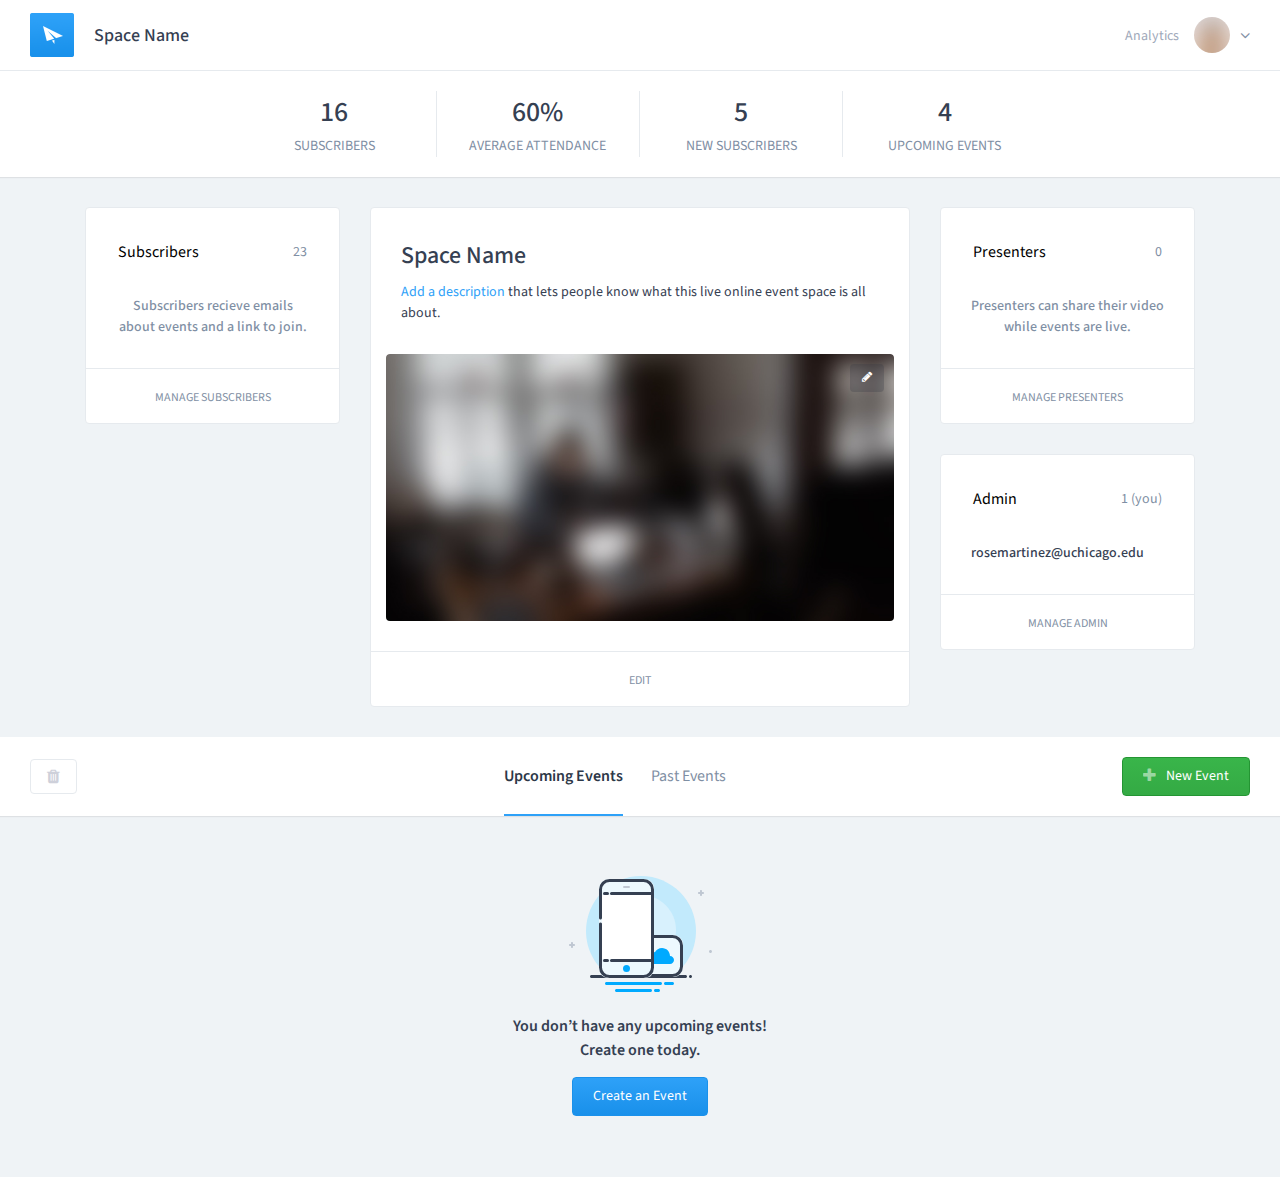
<file: Dashboard/index.html>
<!doctype html>
<html lang="en-us">
<head>
  <meta charset="utf-8">
  <meta http-equiv="x-ua-compatible" content="ie=edge">
  <title>First Touch With App | Dashboard UI Kit</title>
  <meta name="description" content="Dashboard UI Kit">
  <meta name="viewport" content="width=device-width, initial-scale=1">

  <!-- Google Font -->
  <link href="https://fonts.googleapis.com/css?family=Source+Sans+Pro:400,400i,600" rel="stylesheet">

  <!-- Favicon -->
  <link rel="apple-touch-icon" href="apple-touch-icon.png">
  <link rel="shortcut icon" href="favicon.ico" type="image/x-icon">

  <!-- Stylesheet -->
  <link rel="stylesheet" href="css/main.min.css">
  <style type="text/css">
  .u-br-small {
    border-radius: 4px;
  }
  .u-p-zero {
    padding: 0;
  }
/*  .s-hover--danger:hover {
    color: #ed1c24;
    }*/
    </style>
  </head>
  <body>
        <!--[if lte IE 9]>
            <p class="browserupgrade">You are using an <strong>outdated</strong> browser. Please <a href="http://browsehappy.com/">upgrade your browser</a> to improve your experience and security.</p>
            <![endif]-->
            
            <header class="c-navbar">
              <a class="c-navbar__brand" href="#">
                <img src="img/logo.png" alt="Dashboard's Logo">
              </a>
              
              <!-- Navigation items that will be collapes and toggle in small viewports -->
              <nav class="c-nav collapse" id="main-nav">
                <ul class="c-nav__list">
                  <h2 class="c-navbar__title u-mr-auto">Space Name</h2>
                  
                  <li class="c-nav__item">
                    <div class="c-field c-field--inline has-icon-right u-hidden-up@tablet">
                      <span class="c-field__icon">
                        <i class="fa fa-search"></i> 
                      </span>
                      
                      <label class="u-hidden-visually" for="navbar-search-small">Seach</label>
                      <input class="c-input" id="navbar-search-small" type="text" placeholder="Search">
                    </div>
                  </li>
                </ul>
              </nav>
              <!-- // Navigation items  -->

              <div class="c-field has-icon-right c-navbar__search u-hidden-down@tablet u-ml-auto u-mr-small"></div>

              <ul class="c-nav__list">
                <li class="c-nav__item u-pr-small">
                  <a class="c-nav__link" href="#!">Analytics</a>
                </li>
              </ul>
              
              
              <div class="c-dropdown dropdown">
                <a  class="c-avatar c-avatar--xsmall has-dropdown dropdown-toggle" href="#" id="dropdwonMenuAvatar" data-toggle="dropdown" aria-haspopup="true" aria-expanded="false">
                  <img class="c-avatar__img" src="img/avatar-72.jpg" alt="User's Profile Picture">
                </a>

                <div class="c-dropdown__menu dropdown-menu dropdown-menu-right" aria-labelledby="dropdwonMenuAvatar">
                  <a class="c-dropdown__item dropdown-item" href="#">Space Name</a>
                  <a class="c-dropdown__item dropdown-item" href="#">New Space</a>
                  <a class="c-dropdown__item dropdown-item" href="#">Settings</a>
                  <a class="c-dropdown__item dropdown-item" href="#">Log out</a>
                </div>
              </div>

              <button class="c-nav-toggle" type="button" data-toggle="collapse" data-target="#main-nav">
                <span class="c-nav-toggle__bar"></span>
                <span class="c-nav-toggle__bar"></span>
                <span class="c-nav-toggle__bar"></span>
              </button><!-- // .c-nav-toggle -->
            </header>

            <div class="c-toolbar u-justify-center u-mb-medium">
              <div class="col-12 col-lg-10 col-xl-8">
                <div class="row">
                  <div class="col-6 col-md-3 c-toolbar__state">
                    <h4 class="c-toolbar__state-number">16</h4>
                    <span class="c-toolbar__state-title">Subscribers</span>
                  </div>
                  <div class="col-6 col-md-3 c-toolbar__state">
                    <h4 class="c-toolbar__state-number">60%</h4>
                    <span class="c-toolbar__state-title">Average Attendance</span>
                  </div>
                  <div class="col-6 col-md-3 c-toolbar__state">
                    <h4 class="c-toolbar__state-number">5</h4>
                    <span class="c-toolbar__state-title">New Subscribers</span>
                  </div>
                  <div class="col-6 col-md-3 c-toolbar__state">
                    <h4 class="c-toolbar__state-number">4</h4>
                    <span class="c-toolbar__state-title">Upcoming Events</span>
                  </div>
                </div><!-- // .row -->
              </div><!-- // -->
            </div>

            <div class="container">
              <div class="row">
                <div class="col-xl-3">
                  <div class="c-card u-mb-medium">
                    <div class="u-p-medium">
                      <table class="u-width-100 u-mb-medium">
                        <tbody>
                          <tr>
                            <td class="u-p-zero u-h6">Subscribers</td>
                            <td class="u-p-zero u-text-right u-text-mute u-text-small">23</td>
                          </tr>
                        </tbody>
                      </table>
                      <div class="o-media">
                        <div class="o-media__body">
                          <h6 class="u-text-small u-mb-zero u-text-mute u-text-center">Subscribers recieve emails about events and a link to join.</h6>
                        </div>
                      </div><!-- // .o-media -->
                    </div>

                    <div class="u-pv-small  u-border-top u-text-center">
                      <a class="u-text-mute u-text-uppercase u-text-xsmall" href="#">Manage Subscribers</a>
                    </div>
                  </div>
                </div>

                <!-- end of col -->

                <div class="col-xl-6">
                  <div class="c-card u-mb-medium">
                    <div class="u-p-medium">
                      <h2 class="u-h3">Space Name</h2>
                      <p><a href="#">Add a description</a> that lets people know what this live online event space is all about.</p>
                    </div>

                    <div class="c-event__img u-mh-small u-pb-small">
                      <img class="u-br-small" src="img/event1.jpg" alt="San Francisco's Buildings">
                      <span class="c-event__status"><i class="fa fa-pencil"></i></span>
                    </div>                

                    <div class="u-pv-small  u-border-top u-text-center">
                      <a class="u-text-mute u-text-uppercase u-text-xsmall" href="#">Edit</a>
                    </div>
                  </div>
                </div>

                <div class="col-xl-3">
                  <div class="c-card u-mb-medium">
                    <div class="u-p-medium">
                      <table class="u-width-100 u-mb-medium">
                        <tbody>
                          <tr>
                            <td class="u-p-zero u-h6">Presenters</td>
                            <td class="u-p-zero u-text-right u-text-mute u-text-small">0</td>
                          </tr>
                        </tbody>
                      </table>
                      <div class="o-media">
                        <div class="o-media__body">
                          <h6 class="u-text-small u-text-mute u-mb-zero u-text-center">Presenters can share their video while events are live.</h6>
                        </div>
                      </div><!-- // .o-media -->
                    </div>

                    <div class="u-pv-small  u-border-top u-text-center">
                      <a class="u-text-mute u-text-uppercase u-text-xsmall" href="#">Manage Presenters</a>
                    </div>
                  </div>
                  <div class="c-card u-mb-medium">
                    <div class="u-p-medium">
                      <table class="u-width-100 u-mb-medium">
                        <tbody>
                          <tr>
                            <td class="u-p-zero u-h6">Admin</td>
                            <td class="u-p-zero u-text-right u-text-mute u-text-small">1 (you)</td>
                          </tr>
                        </tbody>
                      </table>
                      <div class="o-media">
                        <div class="o-media__body">
                          <h6 class="u-text-small u-mb-zero">rosemartinez@uchicago.edu</h6>
                        </div>
                      </div><!-- // .o-media -->
                    </div>

                    <div class="u-pv-small  u-border-top u-text-center">
                      <a class="u-text-mute u-text-uppercase u-text-xsmall" href="#">Manage Admin</a>
                    </div>
                  </div>
                </div>
              </div>
            </div>

            <!-- end of section -->

            <div class="c-toolbar u-mb-medium o-line">

              <div class="c-btn-group u-mr-medium u-hidden-down@mobile">
                <a class="c-pagination__control c-tooltip c-tooltip--right" aria-label="Delete organization" data-toggle="modal" data-target="#modal1">
                  <i class="fa fa-trash"></i>
                </a>            
              </div>

              <nav class="c-toolbar__nav">
                <a class="c-toolbar__nav-item is-active" href="#tab1">Upcoming Events</a>
                <a class="c-toolbar__nav-item" href="#tab2">Past Events</a>
              </nav>

              <a class="c-btn c-btn--success u-hidden-down@mobile" href="rosa-event-create-1.html">
                <i class="fa fa-plus u-mr-xsmall u-opacity-medium"></i>New Event
              </a>
            </div>
            <!-- container -->

            <div class="container">
              <div class="row justify-content-center">
                <div class="col-sm-12 col-lg-4">
                  <div class="u-p-medium u-text-center u-mb-medium" data-mh="landing-cards" style="height: 301.25px;">

                    <img class="u-mb-small" src="img/icon-intro1.svg" alt="iPhone icon">

                    <h4 class="u-h6 u-text-bold u-mb-small">
                      You don’t have any upcoming events! Create one today.
                    </h4>
                    <a class="c-btn c-btn--info" href="rosa-event-create-1.html">Create an Event</a>
                  </div>
                </div>
              </div>
            </div>

            <!-- Modal -->
            <div class="c-modal modal fade" id="modal1" tabindex="-1" role="dialog" aria-labelledby="modal1">
              <div class="c-modal__dialog modal-dialog" role="document">
                <div class="modal-content">
                  <div class="c-card u-p-medium u-mh-auto" style="max-width:500px;">
                    <h3>Delete Organization</h3>
                    <p class="u-text-mute u-mb-small">Are you sure you want to delete this organization?</p>

                    <div class="u-text-right">
                      <a class="u-text-mute u-text-small u-mr-small" data-dismiss="modal">Cancel</a>
                      <button class="c-btn c-btn--danger" data-dismiss="modal">
                        Delete
                      </button>
                    </div>
                  </div>
                </div>
              </div>
            </div>
            <!-- Main javascsript -->
            <script src="js/main.min.js"></script>
          </body>
          </html>
</file>
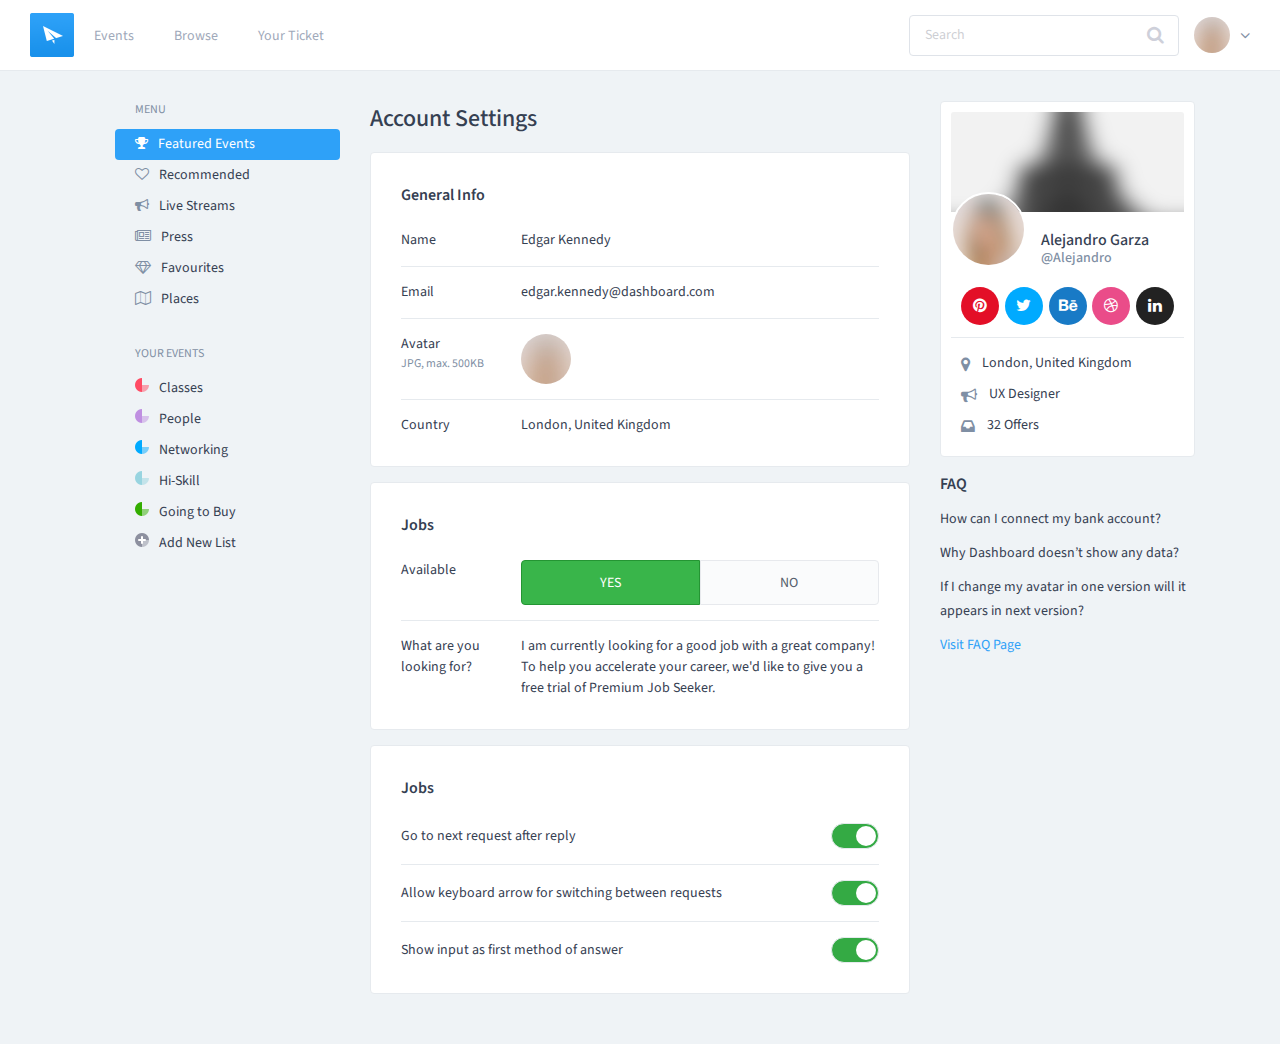
<file: Dashboard/account-details.html>
<!doctype html>
<html lang="en-us">
    <head>
        <meta charset="utf-8">
        <meta http-equiv="x-ua-compatible" content="ie=edge">
        <title>Account Details | Dashboard UI Kit</title>
        <meta name="description" content="Dashboard UI Kit">
        <meta name="viewport" content="width=device-width, initial-scale=1">

        <!-- Google Font -->
        <link href="https://fonts.googleapis.com/css?family=Source+Sans+Pro:400,400i,600,700" rel="stylesheet">

        <!-- Favicon -->
        <link rel="apple-touch-icon" href="apple-touch-icon.png">
        <link rel="shortcut icon" href="favicon.ico" type="image/x-icon">

        <!-- Stylesheet -->
        <link rel="stylesheet" href="css/main.min.css">
    </head>
    <body>
        <!--[if lte IE 9]>
            <p class="browserupgrade">You are using an <strong>outdated</strong> browser. Please <a href="http://browsehappy.com/">upgrade your browser</a> to improve your experience and security.</p>
        <![endif]-->

        <header class="c-navbar u-mb-medium">
            <a class="c-navbar__brand" href="#!">
                <img src="img/logo.png" alt="Dashboard's Logo">
            </a>
           
           <!-- Navigation items that will be collapes and toggle in small viewports -->
            <nav class="c-nav collapse" id="main-nav">
                <ul class="c-nav__list">
                    <li class="c-nav__item">
                        <a class="c-nav__link" href="#!">Events</a>
                    </li>
                    <li class="c-nav__item">
                        <a class="c-nav__link" href="#!">Browse</a>
                    </li>
                    <li class="c-nav__item">
                        <a class="c-nav__link" href="#!">Your Ticket</a>
                    </li>
                    <li class="c-nav__item">
                        <div class="c-field c-field--inline has-icon-right u-hidden-up@tablet">
                            <span class="c-field__icon">
                                <i class="fa fa-search"></i> 
                            </span>
                            
                            <label class="u-hidden-visually" for="navbar-search-small">Seach</label>
                            <input class="c-input" id="navbar-search-small" type="text" placeholder="Search">
                        </div>
                    </li>
                </ul>
            </nav>
            <!-- // Navigation items  -->

            
            <div class="c-field has-icon-right c-navbar__search u-hidden-down@tablet u-ml-auto u-mr-small">
                <span class="c-field__icon">
                    <i class="fa fa-search"></i> 
                </span>
                
                <label class="u-hidden-visually" for="navbar-search">Seach</label>
                <input class="c-input" id="navbar-search" type="text" placeholder="Search">
            </div>

            
            <div class="c-dropdown dropdown">
                <a  class="c-avatar c-avatar--xsmall has-dropdown dropdown-toggle" href="#" id="dropdwonMenuAvatar" data-toggle="dropdown" aria-haspopup="true" aria-expanded="false">
                    <img class="c-avatar__img" src="img/avatar-72.jpg" alt="User's Profile Picture">
                </a>

                <div class="c-dropdown__menu dropdown-menu dropdown-menu-right" aria-labelledby="dropdwonMenuAvatar">
                    <a class="c-dropdown__item dropdown-item" href="#">Edit Profile</a>
                    <a class="c-dropdown__item dropdown-item" href="#">View Activity</a>
                    <a class="c-dropdown__item dropdown-item" href="#">Manage Roles</a>
                </div>
            </div>

            <button class="c-nav-toggle" type="button" data-toggle="collapse" data-target="#main-nav">
                <span class="c-nav-toggle__bar"></span>
                <span class="c-nav-toggle__bar"></span>
                <span class="c-nav-toggle__bar"></span>
            </button><!-- // .c-nav-toggle -->
        </header>

        <div class="container">
            <div class="row">
                <div class="col-xl-3 u-hidden-down@wide">
                    <aside class="c-menu u-ml-medium">
                        <h4 class="c-menu__title">Menu</h4>
                        <ul class="u-mb-medium">
                            <li class="c-menu__item">
                                <a class="c-menu__link is-active" href="#">
                                    <i class="fa fa-trophy u-mr-xsmall"></i>Featured Events
                                </a>
                            </li>
                            <li class="c-menu__item">
                                <a class="c-menu__link" href="#">
                                    <i class="c-menu__icon fa fa-heart-o"></i>Recommended
                                </a>
                            </li>
                            <li class="c-menu__item">
                                <a class="c-menu__link" href="#">
                                    <i class="c-menu__icon fa fa-bullhorn"></i>Live Streams
                                </a>
                            </li>
                            <li class="c-menu__item">
                                <a class="c-menu__link" href="#">
                                    <i class="c-menu__icon fa fa-newspaper-o"></i>Press
                                </a>
                            </li>
                            <li class="c-menu__item">
                                <a class="c-menu__link" href="#">
                                    <i class="c-menu__icon fa fa-diamond"></i>Favourites
                                </a>
                            </li>
                            <li class="c-menu__item">
                                <a class="c-menu__link" href="#">
                                    <i class="c-menu__icon fa fa-map-o"></i>Places
                                </a>
                            </li>
                        </ul>

                        <h4 class="c-menu__title">Your Events</h4>
                        <ul>
                            <li class="c-menu__item">
                                <a class="c-menu__link" href="#">
                                    <img src="img/sidebar-icon1.png" class="u-mr-xsmall" style="width: 14px;" alt="Icon 1">Classes
                                </a>
                            </li>
                            <li class="c-menu__item">
                                <a class="c-menu__link" href="#">
                                    <img src="img/sidebar-icon2.png" class="u-mr-xsmall" style="width: 14px;" alt="Icon 2">People
                                </a>
                            </li>
                            <li class="c-menu__item">
                                <a class="c-menu__link" href="#">
                                    <img src="img/sidebar-icon3.png" class="u-mr-xsmall" style="width: 14px;" alt="Icon 3">Networking
                                </a>
                            </li>
                            <li class="c-menu__item">
                                <a class="c-menu__link" href="#">
                                    <img src="img/sidebar-icon4.png" class="u-mr-xsmall" style="width: 14px;" alt="Icon 4">Hi-Skill
                                </a>
                            </li>
                            <li class="c-menu__item">
                                <a class="c-menu__link" href="#">
                                    <img src="img/sidebar-icon5.png" class="u-mr-xsmall" style="width: 14px;" alt="Add icon">Going to Buy
                                </a>
                            </li>
                            <li class="c-menu__item">
                                <a class="c-menu__link" href="#">
                                    <img src="img/sidebar-icon6.png" class="u-mr-xsmall" style="width: 14px;" alt="Add icon">Add New List
                                </a>
                            </li>
                        </ul>
                    </aside>
                </div>

                <div class="col-md-7 col-xl-6">
                    <main>
                        <h2 class="u-h3 u-mb-small">Account Settings</h2>

                        <div class="c-card u-p-medium u-text-small u-mb-small">
                            <h6 class="u-text-bold">General Info</h6>

                            <dl class="u-flex u-pv-small u-border-bottom">
                                <dt class="u-width-25">Name</dt>
                                <dd>Edgar Kennedy</dd>
                            </dl>

                            <dl class="u-flex u-pv-small u-border-bottom">
                                <dt class="u-width-25">Email</dt>
                                <dd>edgar.kennedy@dashboard.com</dd>
                            </dl>

                            <dl class="u-flex u-pv-small u-border-bottom">
                                <dt class="u-width-25">Avatar 
                                    <small class="u-block u-text-mute">JPG, max. 500KB</small>
                                </dt>

                                <dd>
                                    <a class="c-avatar c-avatar--small" href="#">
                                        <img class="c-avatar__img" src="img/avatar-72.jpg" alt="Edgar's Face">
                                    </a>
                                </dd>
                                
                                    
                            </dl>

                            <dl class="u-flex u-pt-small">
                                <dt class="u-width-25">Country</dt>
                                <dd>London, United Kingdom</dd>
                            </dl>
                        </div>

                        <div class="c-card u-p-medium u-mb-small u-text-small">
                            <h6 class="u-text-bold">Jobs</h6>

                            <dl class="u-flex u-pv-small u-border-bottom">
                                <dt class="u-width-25">Available</dt>
                                <dd class="u-width-75">
                                    <div class="c-toggle">
                                        <div class="c-toggle__btn is-active">
                                            <label class="c-toggle__label" for="toggle1">
                                                <input class="c-toggle__input" id="toggle1" name="toggles" type="radio" checked>Yes
                                            </label>
                                        </div>

                                        <div class="c-toggle__btn">
                                            <label class="c-toggle__label" for="toggle2">
                                                <input class="c-toggle__input" id="toggle2" name="toggles" type="radio">No
                                            </label>
                                        </div>
                                    </div><!-- // .c-toggle -->
                                </dd>
                            </dl>

                            <dl class="u-flex u-pt-small">
                                <dt class="u-width-25">What are you looking for?</dt>
                                <dd class="u-width-75">I am currently looking for a good job with a great company! To help you accelerate your career, we'd like to give you a free trial of Premium Job Seeker.</dd>
                            </dl>
                        </div>

                        <!-- DEV NOTE: 

                            Remove `c-settings` and replace it with flex utilities
                         --> 
                        <div class="c-card u-p-medium u-mb-large">
                            <h6 class="u-text-bold">Jobs</h6>

                            <div class="o-line u-pv-small u-border-bottom">
                                <p>Go to next request after reply</p>
                                <div class="c-switch is-active">
                                    <input class="c-switch__input" id="switch1" type="checkbox" checked="checked">
                                </div>
                            </div>

                            <div class="o-line u-pv-small u-border-bottom">
                                <p>Allow keyboard arrow for switching between requests</p>
                                <div class="c-switch is-active">
                                    <input class="c-switch__input" type="checkbox" checked="checked">
                                </div>
                            </div>

                            <div class="o-line u-pt-small">
                                <p>Show input as first method of answer</p>
                                <div class="c-switch is-active">
                                    <input class="c-switch__input" type="checkbox" checked="checked">
                                </div>
                            </div>

                        </div>
                    </main>
                </div>

                <div class="col-md-5 col-xl-3 u-mb-medium u-hidden-down@tablet">
                    <div class="c-profile-card">
                        <div class="c-profile-card__cover">
                            <img src="img/profile-card-cover.jpg" alt="Adam's profile cover">
                        </div>

                        <div class="c-profile-card__user">
                            <div class="c-profile-card__avatar">
                                <img src="img/avatar-150.jpg" alt="Adam's image">
                            </div>

                            <h4 class="c-profile-card__name">Alejandro Garza 
                                <a class="c-profile-card__username" href="#">@Alejandro</a>
                            </h4>
                        </div>

                        <ul class="c-profile-card__social">
                            <li><a class="c-profile-card__social-icon u-bg-pinterest" href="#">
                                <i class="fa fa-pinterest"></i>
                            </a></li>

                            <li><a class="c-profile-card__social-icon u-bg-twitter" href="#">
                                    <i class="fa fa-twitter"></i>
                            </a></li>

                            <li><a class="c-profile-card__social-icon u-bg-behance" href="#">
                                    <i class="fa fa-behance"></i>
                            </a></li>

                            <li><a class="c-profile-card__social-icon u-bg-dribbble" href="#">
                                <i class="fa fa-dribbble"></i>
                            </a></li>

                            <li><a class="c-profile-card__social-icon u-bg-linkedin" href="#">
                                <i class="fa fa-linkedin"></i>
                            </a></li>
                        </ul>

                        <ul class="c-profile-card__meta">
                            <li class="c-profile-card__meta-item">
                                <i class="fa fa-map-marker"></i>London, United Kingdom
                            </li>

                            <li class="c-profile-card__meta-item">
                                <i class="fa fa-bullhorn"></i>UX Designer
                            </li>

                            <li class="c-profile-card__meta-item">
                                <i class="fa fa-inbox"></i>32 Offers
                            </li>
                        </ul>
                    </div><!--// .c-profile -->

                    <!-- FAQ -->
                    <h4 class="u-h6 u-text-bold u-mb-xsmall">FAQ</h4>

                    <!-- DEVELOPER NOTE 
                        Modify this component to `c-list`
                    -->
                    <ul>
                        <li class="u-mb-xsmall">
                            <a class="u-text-dark u-text-small" href="#">How can I connect my bank account?</a>
                        </li>

                        <li class="u-mb-xsmall">
                            <a class="u-text-dark u-text-small" href="#">Why Dashboard doesn’t show any data?</a>
                        </li>
                        <li class="u-mb-xsmall">
                            <a class="u-text-dark u-text-small" href="#">If I change my avatar in one version will it appears in next version?</a>
                        </li>
                    </ul>
                    <a class="u-text-small u-color-blue" href="#">Visit FAQ Page</a>

                </div>
            </div>
        </div>
        
        <script src="js/main.min.js"></script>
    </body>
</html>
</file>
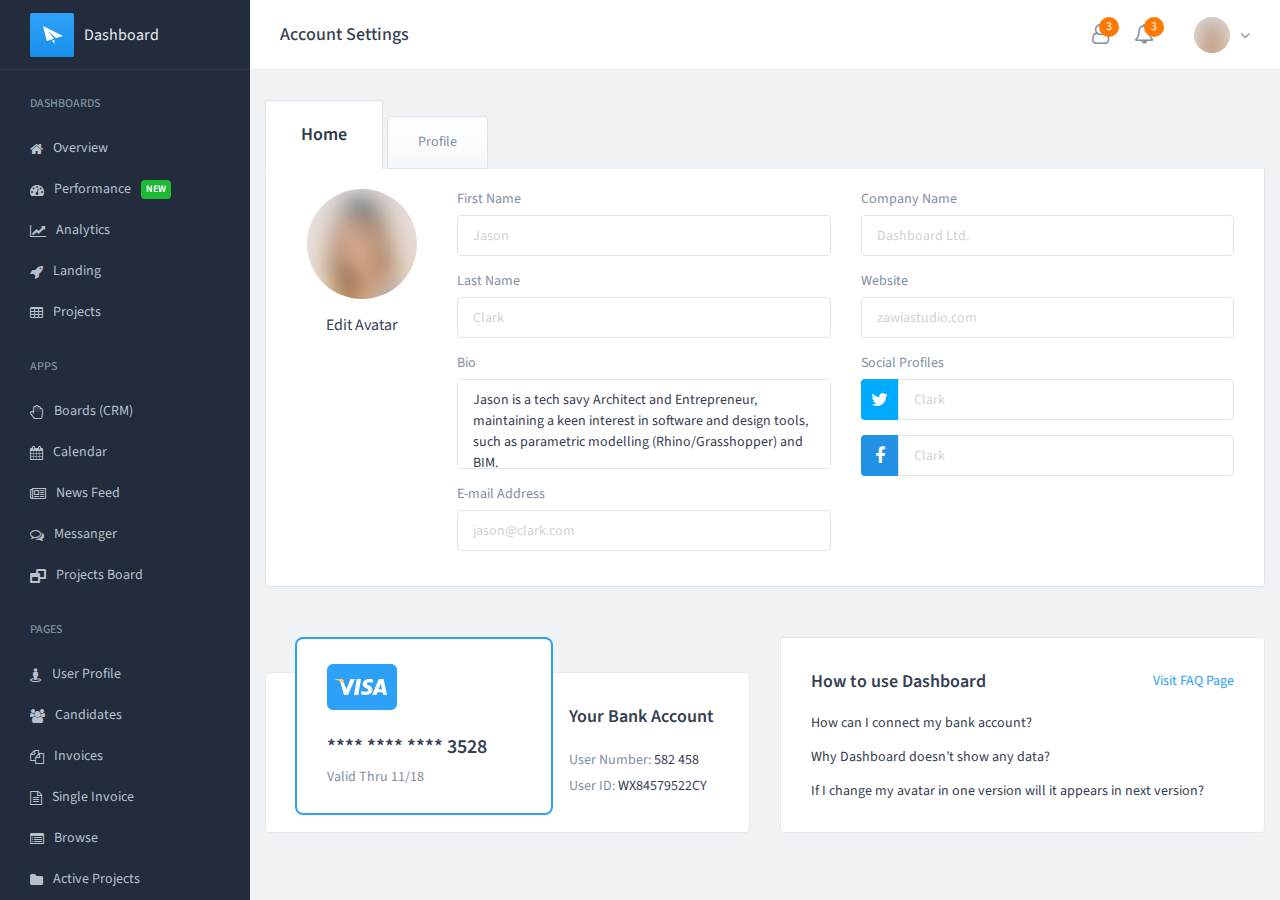
<file: Dashboard/account-settings.html>
<!doctype html>
<html lang="en-us">
    <head>
        <meta charset="utf-8">
        <meta http-equiv="x-ua-compatible" content="ie=edge">
        <title>Account Settings | Dashboard UI Kit</title>
        <meta name="description" content="Dashboard UI Kit">
        <meta name="viewport" content="width=device-width, initial-scale=1">

        <!-- Google Font -->
        <link href="https://fonts.googleapis.com/css?family=Source+Sans+Pro:400,400i,600" rel="stylesheet">

        <!-- Favicon -->
        <link rel="apple-touch-icon" href="apple-touch-icon.png">
        <link rel="shortcut icon" href="favicon.ico" type="image/x-icon">

        <!-- Stylesheet -->
        <link rel="stylesheet" href="css/main.min.css">
    </head>
    <body class="o-page">
        <!--[if lte IE 9]>
            <p class="browserupgrade">You are using an <strong>outdated</strong> browser. Please <a href="http://browsehappy.com/">upgrade your browser</a> to improve your experience and security.</p>
        <![endif]-->

        <div class="o-page__sidebar js-page-sidebar">
            <div class="c-sidebar">
                <a class="c-sidebar__brand" href="#">
                    <img class="c-sidebar__brand-img" src="img/logo.png" alt="Logo"> Dashboard
                </a>
                
                <h4 class="c-sidebar__title">Dashboards</h4>
                <ul class="c-sidebar__list">

                    <li class="c-sidebar__item">
                        <a class="c-sidebar__link" href="home-overview.html">
                            <i class="fa fa-home u-mr-xsmall"></i>Overview
                        </a>
                    </li>

                    <li class="c-sidebar__item">
                        <a class="c-sidebar__link" href="performance.html">
                            <i class="fa fa-tachometer u-mr-xsmall"></i>Performance <span class="c-badge c-badge--success c-badge--xsmall u-ml-xsmall">New</span>
                        </a>
                    </li>

                    <li class="c-sidebar__item">
                        <a class="c-sidebar__link" href="analytics.html">
                            <i class="fa fa-line-chart u-mr-xsmall"></i>Analytics
                        </a>
                    </li>

                    <li class="c-sidebar__item">
                        <a class="c-sidebar__link" target="_blank" href="index.html">
                            <i class="fa fa-rocket u-mr-xsmall"></i>Landing
                        </a>
                    </li>

                    <li class="c-sidebar__item">
                        <a class="c-sidebar__link" target="_blank" href="projects.html">
                            <i class="fa fa-table u-mr-xsmall"></i>Projects
                        </a>
                    </li>
                </ul>

                <h4 class="c-sidebar__title">Apps</h4>
                <ul class="c-sidebar__list">
                    <li class="c-sidebar__item">
                        <a class="c-sidebar__link" target="_blank" href="boards.html">
                            <i class="fa fa-hand-paper-o u-mr-xsmall"></i>Boards (CRM)
                        </a>
                    </li>
                    <li class="c-sidebar__item">
                        <a class="c-sidebar__link" href="calendar.html">
                            <i class="fa fa-calendar u-mr-xsmall"></i>Calendar
                        </a>
                    </li>
                    <li class="c-sidebar__item">
                        <a class="c-sidebar__link" target="_blank" href="news-feed.html">
                            <i class="fa fa-newspaper-o u-mr-xsmall"></i>News Feed
                        </a>
                    </li>
                    <li class="c-sidebar__item">
                        <a class="c-sidebar__link" href="messanger.html">
                            <i class="fa fa-comments-o u-mr-xsmall"></i>Messanger
                        </a>
                    </li>
                    <li class="c-sidebar__item">
                        <a class="c-sidebar__link" target="_blank" href="projects-board.html">
                            <i class="fa fa-window-restore u-mr-xsmall"></i>Projects Board
                        </a>
                    </li>
                </ul>

                <h4 class="c-sidebar__title">Pages</h4>
                <ul class="c-sidebar__list">
                    <li class="c-sidebar__item">
                        <a class="c-sidebar__link" href="user-profile.html">
                            <i class="fa fa-street-view u-mr-xsmall"></i>User Profile 
                        </a>
                    </li>

                    <li class="c-sidebar__item">
                        <a class="c-sidebar__link" href="candidates.html">
                            <i class="fa fa-users u-mr-xsmall"></i>Candidates
                        </a>
                    </li>

                    <li class="c-sidebar__item">
                        <a class="c-sidebar__link" href="invoices.html">
                            <i class="fa fa-files-o u-mr-xsmall"></i>Invoices
                        </a>
                    </li>

                    <li class="c-sidebar__item">
                        <a class="c-sidebar__link" href="invoice.html">
                            <i class="fa fa-file-text-o u-mr-xsmall"></i>Single Invoice 
                        </a>
                    </li>

                    <li class="c-sidebar__item">
                        <a class="c-sidebar__link" target="_blank" href="browse.html">
                            <i class="fa fa-list-alt u-mr-xsmall"></i>Browse
                        </a>
                    </li>

                    <li class="c-sidebar__item">
                        <a class="c-sidebar__link" href="active-projects.html">
                            <i class="fa fa-folder u-mr-xsmall"></i>Active Projects
                        </a>
                    </li>

                    <li class="c-sidebar__item">
                        <a class="c-sidebar__link" href="project-overview.html">
                            <i class="fa fa-flag-checkered u-mr-xsmall"></i>Project Overview <span class="c-badge c-badge--success c-badge--xsmall u-ml-xsmall">New</span>
                        </a>
                    </li>

                    <li class="c-sidebar__item">
                        <a class="c-sidebar__link" target="_blank" href="chat-dialogue.html">
                            <i class="fa fa-comment-o u-mr-xsmall"></i>Chat Dialogue <span class="c-badge c-badge--success c-badge--xsmall u-ml-xsmall">New</span>
                        </a>
                    </li>

                    <li class="c-sidebar__item">
                        <a class="c-sidebar__link" target="_blank" href="events.html">
                            <i class="fa fa-clock-o u-mr-xsmall"></i>Events
                        </a>
                    </li>

                    <li class="c-sidebar__item">
                        <a class="c-sidebar__link" target="_blank" href="ios-apps-list.html">
                            <i class="fa fa-apple u-mr-xsmall"></i>iOS Apps List
                        </a>
                    </li>

                    <li class="c-sidebar__item">
                        <a class="c-sidebar__link" href="plans.html">
                            <i class="fa fa-bullhorn u-mr-xsmall"></i>Pricing
                        </a>
                    </li>

                    <li class="c-sidebar__item">
                        <a class="c-sidebar__link" target="_blank" href="under-maintenance.html">
                            <i class="fa fa-cogs u-mr-xsmall"></i>Under Maintenance 
                        </a>
                    </li>

                    <li class="c-sidebar__item">
                        <a class="c-sidebar__link" target="_blank" href="404.html">
                            <i class="fa fa-chain-broken u-mr-xsmall"></i>404 Page
                        </a>
                    </li>


                    <li class="c-sidebar__item has-submenu">
                        <a class="c-sidebar__link" data-toggle="collapse" href="#sidebar-submenu" aria-expanded="false" aria-controls="sidebar-submenu">
                            <i class="fa fa-caret-square-o-down u-mr-xsmall"></i>Sub Menu
                        </a>
                        <ul class="c-sidebar__submenu collapse" id="sidebar-submenu">
                            <li><a class="c-sidebar__link" href="#">Submenu link</a></li>
                            <li><a class="c-sidebar__link" href="#">Submenu link</a></li>
                            <li><a class="c-sidebar__link" href="#">Submenu link</a></li>
                        </ul>
                    </li>
                </ul>

                <h4 class="c-sidebar__title">Account</h4>
                <ul class="c-sidebar__list">
                    <li class="c-sidebar__item">
                        <a class="c-sidebar__link" target="_blank" href="account-details.html">
                            <i class="fa fa-user-circle u-mr-xsmall"></i>Account Details
                        </a>
                    </li>

                    <li class="c-sidebar__item">
                        <a class="c-sidebar__link is-active" href="account-settings.html">
                            <i class="fa fa-cog u-mr-xsmall"></i>Account Settings
                        </a>
                    </li>

                    <li class="c-sidebar__item">
                        <a class="c-sidebar__link" target="_blank" href="register.html">
                            <i class="fa fa-user-plus u-mr-xsmall"></i>Register
                        </a>
                    </li>

                    <li class="c-sidebar__item">
                        <a class="c-sidebar__link" target="_blank" href="forgot-password.html">
                            <i class="fa fa-lock u-mr-xsmall"></i>Forgot Password
                        </a>
                    </li>

                    <li class="c-sidebar__item">
                        <a class="c-sidebar__link" target="_blank" href="reset-password.html">
                            <i class="fa fa-refresh u-mr-xsmall"></i>Reset Password
                        </a>
                    </li>

                    <li class="c-sidebar__item">
                        <a class="c-sidebar__link" href="login.html">
                            <i class="fa fa-sign-in u-mr-xsmall"></i>Login
                        </a>
                    </li>
                </ul>

                <h4 class="c-sidebar__title">Dashboard UI Kit</h4>
                <ul class="c-sidebar__list">
                    <li class="c-sidebar__item">
                        <a class="c-sidebar__link" target="_blank" href="ui-overview.html">
                            <i class="fa fa-mouse-pointer u-mr-xsmall"></i>UI Overview <span class="c-badge c-badge--info c-badge--xsmall u-ml-xsmall">Updated</span>
                        </a>
                    </li>

                    <li class="c-sidebar__item">
                        <a class="c-sidebar__link" target="_blank" href="https://zawiastudio.com/dashboard/docs">
                            <i class="fa fa-file-text-o u-mr-xsmall"></i>Documentation
                        </a>
                    </li>

                    <li class="c-sidebar__item">
                        <a class="c-sidebar__link" target="_blank" href="https://zawiastudio.com/dashboard/changelog">
                            <i class="fa fa-tag u-mr-xsmall"></i>Changelog
                        </a>
                    </li>
                </ul>

            </div><!-- // .c-sidebar -->
        </div><!-- // .o-page__sidebar -->

        <main class="o-page__content">
            <header class="c-navbar u-mb-medium">
                <button class="c-sidebar-toggle js-sidebar-toggle">
                    <span class="c-sidebar-toggle__bar"></span>
                    <span class="c-sidebar-toggle__bar"></span>
                    <span class="c-sidebar-toggle__bar"></span>
                </button><!-- // .c-sidebar-toggle -->

                <h2 class="c-navbar__title u-mr-auto">Account Settings</h2>
                
                <div class="c-dropdown u-hidden-down@mobile">
                    <a class="c-notification dropdown-toggle" href="#" id="dropdownMenuUser" data-toggle="dropdown" aria-haspopup="true" aria-expanded="false">
                        <span class="c-notification__icon">
                            <i class="fa fa-user-o"></i>
                        </span>
                        <span class="c-notification__number">3</span>
                    </a>

                    <div class="c-dropdown__menu c-dropdown__menu--large dropdown-menu dropdown-menu-right" aria-labelledby="dropdownMenuUser">
                        <a href="#" class="c-dropdown__item dropdown-item o-media">
                            <span class="o-media__img u-mr-xsmall">
                                <span class="c-avatar c-avatar--xsmall">
                                    <img class="c-avatar__img" src="img/avatar1-72.jpg" alt="User's Profile Picture">
                                </span>
                            </span>
                            <div class="o-media__body">
                                <h6 class="u-mb-zero">Someone mentioned you</h6>
                                <p class="u-text-mute">You have recieved a mention on twitter, check it out!</p>
                            </div>
                        </a>
                        <a href="#" class="c-dropdown__item dropdown-item o-media">
                            <span class="o-media__img u-mr-xsmall">
                                <span class="c-avatar c-avatar--xsmall">
                                    <img class="c-avatar__img" src="img/avatar2-72.jpg" alt="User's Profile Picture">
                                </span>
                            </span>
                            <div class="o-media__body">
                                <h6 class="u-mb-zero">Recieved a Payment</h6>
                                <p class="u-text-mute">You have recieved a mention on twitter, check it out!</p>
                            </div>
                        </a>
                        <a href="#" class="c-dropdown__item dropdown-item o-media">
                            <span class="o-media__img u-mr-xsmall">
                                <span class="c-avatar c-avatar--xsmall">
                                    <img class="c-avatar__img" src="img/avatar3-72.jpg" alt="User's Profile Picture">
                                </span>
                            </span>
                            <div class="o-media__body">
                                <h6 class="u-mb-zero">You got a promotion</h6>
                                <p class="u-text-mute">You have recieved a mention on twitter, check it out!</p>
                            </div>
                        </a>
                    </div>
                </div>

                <div class="c-dropdown dropdown u-mr-medium u-ml-small u-hidden-down@mobile">
                    <a class="c-notification dropdown-toggle" href="#" id="dropdownMenuAlerts" data-toggle="dropdown" aria-haspopup="true" aria-expanded="false">
                        <span class="c-notification__icon">
                            <i class="fa fa-bell-o"></i>
                        </span>
                        <span class="c-notification__number">3</span>
                    </a>

                    <div class="c-dropdown__menu c-dropdown__menu--large dropdown-menu dropdown-menu-right" aria-labelledby="dropdownMenuAlerts">
                        <a href="#" class="c-dropdown__item dropdown-item o-media">
                            <span class="o-media__img u-mr-xsmall">
                                <span class="c-avatar c-avatar--xsmall">
                                    <span class="c-avatar__img u-bg-success u-flex u-justify-center u-align-items-center">
                                        <i class="fa fa-check u-text-large u-color-white"></i>
                                    </span>
                                </span>
                                
                            </span>
                            <div class="o-media__body">
                                <h6 class="u-mb-zero">Completed a task</h6>
                                <p class="u-text-mute">You have recieved a mention on twitter, check it out!</p>
                            </div>
                        </a>

                        <a href="#" class="c-dropdown__item dropdown-item o-media">
                            <span class="o-media__img u-mr-xsmall">
                                <span class="c-avatar c-avatar--xsmall">
                                    <span class="c-avatar__img u-bg-fancy u-flex u-justify-center u-align-items-center">
                                        <i class="fa fa-calendar u-text-large u-color-white"></i>
                                    </span>
                                </span>
                                
                            </span>
                            <div class="o-media__body">
                                <h6 class="u-mb-zero">Company meetup</h6>
                                <p class="u-text-mute">You have recieved a mention on twitter, check it out!</p>
                            </div>
                        </a>
                        <a href="#" class="c-dropdown__item dropdown-item o-media">
                            <span class="o-media__img u-mr-xsmall">
                                <span class="c-avatar c-avatar--xsmall">
                                    <span class="c-avatar__img u-bg-primary u-flex u-justify-center u-align-items-center">
                                        <i class="fa fa-info u-text-large u-color-white"></i>
                                    </span>
                                </span>
                                
                            </span>
                            <div class="o-media__body">
                                <h6 class="u-mb-zero">Someone mentioned you</h6>
                                <p class="u-text-mute">You have recieved a mention on twitter, check it out!</p>
                            </div>
                        </a>
                    </div>
                </div>

                <div class="c-dropdown dropdown">
                    <a  class="c-avatar c-avatar--xsmall has-dropdown dropdown-toggle" href="#" id="dropdwonMenuAvatar" data-toggle="dropdown" aria-haspopup="true" aria-expanded="false">
                        <img class="c-avatar__img" src="img/avatar-72.jpg" alt="User's Profile Picture">
                    </a>

                    <div class="c-dropdown__menu dropdown-menu dropdown-menu-right" aria-labelledby="dropdwonMenuAvatar">
                        <a class="c-dropdown__item dropdown-item" href="#">Edit Profile</a>
                        <a class="c-dropdown__item dropdown-item" href="#">View Activity</a>
                        <a class="c-dropdown__item dropdown-item" href="#">Manage Roles</a>
                    </div>
                </div>
            </header>


            <div class="container">
                <div class="row u-mb-large">
                    <div class="col-12">
                        <div class="c-tabs">
                        
                            <ul class="c-tabs__list c-tabs__list--splitted nav nav-tabs" id="myTab" role="tablist">
                                <li class="c-tabs__item"><a class="c-tabs__link active" id="nav-home-tab" data-toggle="tab" href="#nav-home" role="tab" aria-controls="nav-home" aria-selected="true">Home</a></li>

                                <li class="c-tabs__item"><a class="c-tabs__link" id="nav-profile-tab" data-toggle="tab" href="#nav-profile" role="tab" aria-controls="nav-profile" aria-selected="false">Profile</a></li>
                            </ul>

                            <div class="c-tabs__content tab-content" id="nav-tabContent">
                                <div class="c-tabs__pane active" id="nav-home" role="tabpanel" aria-labelledby="nav-home-tab">
                                    <div class="row">
                                        <div class="col-lg-2 u-text-center">
                                            <div class="c-avatar c-avatar--xlarge u-inline-block">
                                                <img class="c-avatar__img" src="img/avatar-200.jpg" alt="Avatar">
                                            </div>

                                            <a class="u-block u-color-primary" href="#">Edit Avatar</a>
                                        </div>
                                        <div class="col-lg-5">
                                            <div class="c-field u-mb-small">
                                                <label class="c-field__label" for="firstName">First Name</label> 
                                                <input class="c-input" type="text" id="firstName" placeholder="Jason"> 
                                            </div>

                                            <div class="c-field u-mb-small">
                                                <label class="c-field__label" for="lastName">Last Name</label> 
                                                <input class="c-input" type="text" id="lastName" placeholder="Clark"> 
                                            </div>

                                            <div class="c-field u-mb-small">
                                                <label class="c-field__label" for="bio">Bio</label>
                                                <textarea class="c-input" id="bio">Jason is a tech savy Architect and Entrepreneur, maintaining a keen interest in software and design tools, such as parametric modelling (Rhino/Grasshopper) and BIM. </textarea>
                                            </div>

                                            <div class="c-field u-mb-small">
                                                <label class="c-field__label" for="email">E-mail Address</label>
                                                <input class="c-input" id="email" type="email" placeholder="jason@clark.com">
                                            </div>
                                        </div>

                                        <div class="col-lg-5">
                                            <div class="c-field u-mb-small">
                                                <label class="c-field__label" for="companyName">Company Name</label>
                                                <input class="c-input" id="companyName" type="text" placeholder="Dashboard Ltd.">
                                            </div>

                                            <div class="c-field u-mb-small">
                                                <label class="c-field__label" for="website">Website</label>
                                                <input class="c-input" id="website" type="text" placeholder="zawiastudio.com">
                                            </div>  

                                            <label class="c-field__label" for="socialProfile">Social Profiles</label>

                                            <div class="c-field has-addon-left u-mb-small">
                                                <span class="c-field__addon u-bg-twitter">
                                                    <i class="fa fa-twitter u-color-white"></i>
                                                </span>
                                                <input class="c-input" id="socialProfile" type="text" placeholder="Clark">
                                            </div>

                                            <div class="c-field has-addon-left">
                                                <span class="c-field__addon u-bg-facebook">
                                                    <i class="fa fa-facebook u-color-white"></i>
                                                </span>
                                                <input class="c-input" type="text" placeholder="Clark">
                                            </div>
                                        </div>
                                    </div>
                                </div>

                                <div class="c-tabs__pane" id="nav-profile" role="tabpanel" aria-labelledby="nav-profile-tab">
                                    <div class="row">
                                        <div class="col-lg-2 u-text-center">
                                            <div class="c-avatar c-avatar--xlarge u-inline-block">
                                                <img class="c-avatar__img" src="img/avatar2-200.jpg" alt="Avatar">
                                            </div>
                                            <a class="u-block u-color-primary" href="#">Edit Avatar</a>
                                        </div>
                                        <div class="col-lg-5">
                                            <div class="c-field u-mb-small">
                                                <label class="c-field__label" for="firstNameOther">First Name</label> 
                                                <input class="c-input" type="text" id="firstNameOther" placeholder="Jason"> 
                                            </div>

                                            <div class="c-field u-mb-small">
                                                <label class="c-field__label" for="lastNameOther">Last Name</label> 
                                                <input class="c-input" type="text" id="lastNameOther" placeholder="Clark"> 
                                            </div>

                                            <div class="c-field u-mb-small">
                                                <label class="c-field__label" for="bioOther">Bio</label>
                                                <textarea class="c-input" id="bioOther">Lorem ipsum dolor sit amet, consectetur adipisicing elit. Autem dignissimos, et qui, dolorem aspernatur quos vitae delectus libero quam inventore.</textarea>
                                            </div>

                                            <div class="c-field u-mb-small">
                                                <label class="c-field__label" for="emailOther">E-mail Address</label>
                                                <input class="c-input" id="emailOther" type="email" placeholder="jason@clark.com">
                                            </div>
                                        </div>

                                        <div class="col-lg-5">
                                            <div class="c-field u-mb-small">
                                                <label class="c-field__label" for="companyNameOther">Company Name</label>
                                                <input class="c-input" id="companyNameOther" type="text" placeholder="Dashboard Ltd.">
                                            </div>

                                            <div class="c-field u-mb-small">
                                                <label class="c-field__label" for="websiteOther">Website</label>
                                                <input class="c-input" id="websiteOther" type="text" placeholder="zawiastudio.com">
                                            </div>  

                                            <label class="c-field__label" for="socialProfileOther">Social Profiles</label>

                                            <div class="c-field has-addon-left u-mb-small">
                                                <span class="c-field__addon u-bg-twitter">
                                                    <i class="fa fa-twitter u-color-white"></i>
                                                </span>
                                                <input class="c-input" id="socialProfileOther" type="text" placeholder="Clark">
                                            </div>

                                            <div class="c-field has-addon-left">
                                                <span class="c-field__addon u-bg-facebook">
                                                    <i class="fa fa-facebook u-color-white"></i>
                                                </span>
                                                <input class="c-input" type="text" placeholder="Clark">
                                            </div>
                                        </div>
                                    </div>
                                </div>
                            </div>
                        </div>

                    </div><!-- // .col-12 -->
                </div>

                <div class="row">
                    <div class="col-lg-6">
                        <div class="c-credit-card u-mb-large">
                            <div class="c-credit-card__card">
                                <img class="c-credit-card__logo" src="img/logo-visa.png" alt="Visa Logo">
                                <h5 class="c-credit-card__number">**** **** **** 3528</h5>
                                <p class="c-credit-card__status">Valid Thru 11/18</p>
                            </div>

                            <div class="c-credit-card__user">
                                <h3 class="c-credit-card__user-title">Your Bank Account</h3>
                                <p class="c-credit-card__user-meta">
                                    <span class="u-text-mute">User Number:</span> 582 458
                                </p>
                                <p class="c-credit-card__user-meta">
                                    <span class="u-text-mute">User ID:</span> WX84579522CY
                                </p>
                            </div>
                        </div>
                    </div>

                    <div class="col-lg-6">
                        <div class="c-card u-p-medium u-mb-medium">

                            <div class="u-flex u-justify-between u-align-items-center u-mb-small">
                                <h4 class="u-h5 u-mb-zero u-text-bold">How to use Dashboard</h4>
                                <a class="u-text-small" href="#">Visit FAQ Page</a>
                            </div>
                            
                            <ul>
                                <li class="u-mb-xsmall">
                                    <a class="u-text-small u-text-dark" href="#">How can I connect my bank account?</a>
                                </li>

                                <li class="u-mb-xsmall">
                                    <a class="u-text-small u-text-dark" href="#">Why Dashboard doesn’t show any data?</a>
                                </li>
                                <li>
                                    <a class="u-text-small u-text-dark" href="#">If I change my avatar in one version will it appears in next version?</a>
                                </li>
                            </ul>
                        </div>
                    </div>
                </div>
            </div><!-- // .container -->
        </main>
        
        <script src="js/main.min.js"></script>
    </body>
</html>
</file>
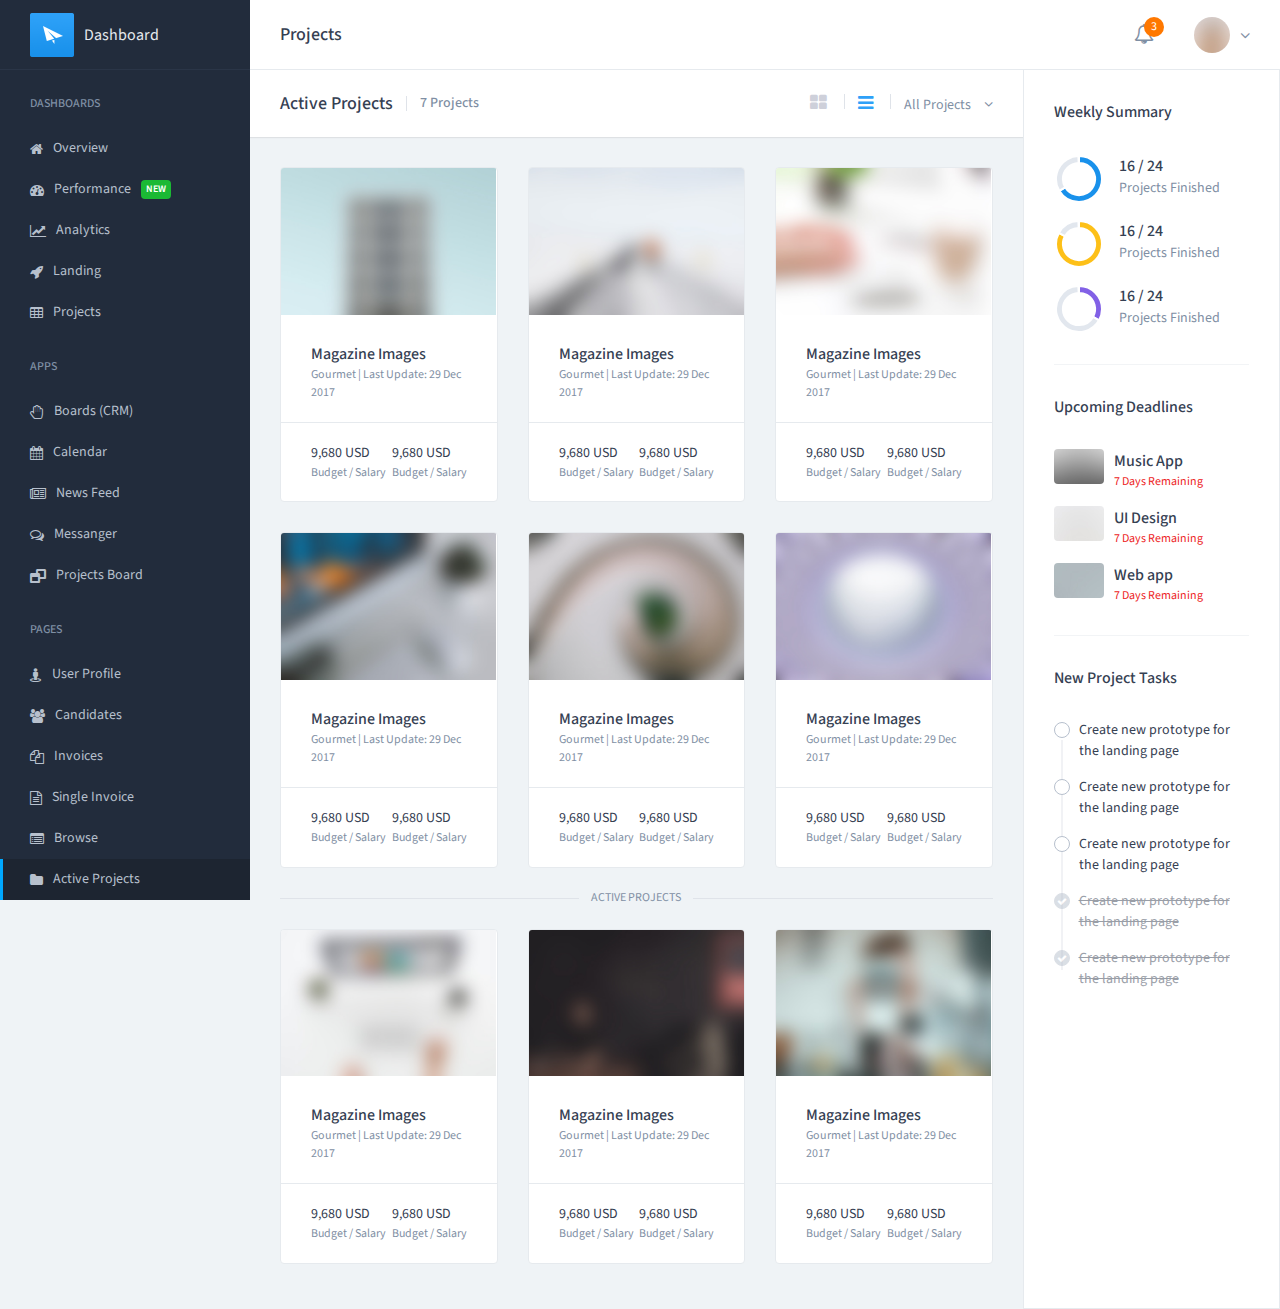
<file: Dashboard/active-projects.html>
<!doctype html>
<html lang="en-us">
    <head>
        <meta charset="utf-8">
        <meta http-equiv="x-ua-compatible" content="ie=edge">
        <title>Active Projects| Dashboard UI Kit</title>
        <meta name="description" content="Dashboard UI Kit">
        <meta name="viewport" content="width=device-width, initial-scale=1">

        <!-- Google Font -->
        <link href="https://fonts.googleapis.com/css?family=Source+Sans+Pro:300,400,400i,600" rel="stylesheet">

        <!-- Favicon -->
        <link rel="apple-touch-icon" href="apple-touch-icon.png">
        <link rel="shortcut icon" href="favicon.ico" type="image/x-icon">

        <!-- Stylesheet -->
        <link rel="stylesheet" href="css/main.min.css">
    </head>
    <body class="o-page">
        <!--[if lte IE 9]>
            <p class="browserupgrade">You are using an <strong>outdated</strong> browser. Please <a href="http://browsehappy.com/">upgrade your browser</a> to improve your experience and security.</p>
        <![endif]-->

        <div class="o-page__sidebar js-page-sidebar">
            <div class="c-sidebar">
                <a class="c-sidebar__brand" href="#">
                    <img class="c-sidebar__brand-img" src="img/logo.png" alt="Logo"> Dashboard
                </a>
                
                <h4 class="c-sidebar__title">Dashboards</h4>
                <ul class="c-sidebar__list">

                    <li class="c-sidebar__item">
                        <a class="c-sidebar__link" href="home-overview.html">
                            <i class="fa fa-home u-mr-xsmall"></i>Overview
                        </a>
                    </li>

                    <li class="c-sidebar__item">
                        <a class="c-sidebar__link" href="performance.html">
                            <i class="fa fa-tachometer u-mr-xsmall"></i>Performance <span class="c-badge c-badge--success c-badge--xsmall u-ml-xsmall">New</span>
                        </a>
                    </li>

                    <li class="c-sidebar__item">
                        <a class="c-sidebar__link" href="analytics.html">
                            <i class="fa fa-line-chart u-mr-xsmall"></i>Analytics
                        </a>
                    </li>

                    <li class="c-sidebar__item">
                        <a class="c-sidebar__link" target="_blank" href="index.html">
                            <i class="fa fa-rocket u-mr-xsmall"></i>Landing
                        </a>
                    </li>

                    <li class="c-sidebar__item">
                        <a class="c-sidebar__link" target="_blank" href="projects.html">
                            <i class="fa fa-table u-mr-xsmall"></i>Projects
                        </a>
                    </li>
                </ul>

                <h4 class="c-sidebar__title">Apps</h4>
                <ul class="c-sidebar__list">
                    <li class="c-sidebar__item">
                        <a class="c-sidebar__link" target="_blank" href="boards.html">
                            <i class="fa fa-hand-paper-o u-mr-xsmall"></i>Boards (CRM)
                        </a>
                    </li>
                    <li class="c-sidebar__item">
                        <a class="c-sidebar__link" href="calendar.html">
                            <i class="fa fa-calendar u-mr-xsmall"></i>Calendar
                        </a>
                    </li>
                    <li class="c-sidebar__item">
                        <a class="c-sidebar__link" target="_blank" href="news-feed.html">
                            <i class="fa fa-newspaper-o u-mr-xsmall"></i>News Feed
                        </a>
                    </li>
                    <li class="c-sidebar__item">
                        <a class="c-sidebar__link" href="messanger.html">
                            <i class="fa fa-comments-o u-mr-xsmall"></i>Messanger
                        </a>
                    </li>
                    <li class="c-sidebar__item">
                        <a class="c-sidebar__link" target="_blank" href="projects-board.html">
                            <i class="fa fa-window-restore u-mr-xsmall"></i>Projects Board
                        </a>
                    </li>
                </ul>

                <h4 class="c-sidebar__title">Pages</h4>
                <ul class="c-sidebar__list">
                    <li class="c-sidebar__item">
                        <a class="c-sidebar__link" href="user-profile.html">
                            <i class="fa fa-street-view u-mr-xsmall"></i>User Profile 
                        </a>
                    </li>

                    <li class="c-sidebar__item">
                        <a class="c-sidebar__link" href="candidates.html">
                            <i class="fa fa-users u-mr-xsmall"></i>Candidates
                        </a>
                    </li>

                    <li class="c-sidebar__item">
                        <a class="c-sidebar__link" href="invoices.html">
                            <i class="fa fa-files-o u-mr-xsmall"></i>Invoices
                        </a>
                    </li>

                    <li class="c-sidebar__item">
                        <a class="c-sidebar__link" href="invoice.html">
                            <i class="fa fa-file-text-o u-mr-xsmall"></i>Single Invoice 
                        </a>
                    </li>

                    <li class="c-sidebar__item">
                        <a class="c-sidebar__link" target="_blank" href="browse.html">
                            <i class="fa fa-list-alt u-mr-xsmall"></i>Browse
                        </a>
                    </li>

                    <li class="c-sidebar__item">
                        <a class="c-sidebar__link is-active" href="active-projects.html">
                            <i class="fa fa-folder u-mr-xsmall"></i>Active Projects
                        </a>
                    </li>

                    <li class="c-sidebar__item">
                        <a class="c-sidebar__link" href="project-overview.html">
                            <i class="fa fa-flag-checkered u-mr-xsmall"></i>Project Overview <span class="c-badge c-badge--success c-badge--xsmall u-ml-xsmall">New</span>
                        </a>
                    </li>

                    <li class="c-sidebar__item">
                        <a class="c-sidebar__link" target="_blank" href="chat-dialogue.html">
                            <i class="fa fa-comment-o u-mr-xsmall"></i>Chat Dialogue <span class="c-badge c-badge--success c-badge--xsmall u-ml-xsmall">New</span>
                        </a>
                    </li>

                    <li class="c-sidebar__item">
                        <a class="c-sidebar__link" target="_blank" href="events.html">
                            <i class="fa fa-clock-o u-mr-xsmall"></i>Events
                        </a>
                    </li>

                    <li class="c-sidebar__item">
                        <a class="c-sidebar__link" target="_blank" href="ios-apps-list.html">
                            <i class="fa fa-apple u-mr-xsmall"></i>iOS Apps List
                        </a>
                    </li>

                    <li class="c-sidebar__item">
                        <a class="c-sidebar__link" href="plans.html">
                            <i class="fa fa-bullhorn u-mr-xsmall"></i>Pricing
                        </a>
                    </li>

                    <li class="c-sidebar__item">
                        <a class="c-sidebar__link" target="_blank" href="under-maintenance.html">
                            <i class="fa fa-cogs u-mr-xsmall"></i>Under Maintenance 
                        </a>
                    </li>

                    <li class="c-sidebar__item">
                        <a class="c-sidebar__link" target="_blank" href="404.html">
                            <i class="fa fa-chain-broken u-mr-xsmall"></i>404 Page
                        </a>
                    </li>


                    <li class="c-sidebar__item has-submenu">
                        <a class="c-sidebar__link" data-toggle="collapse" href="#sidebar-submenu" aria-expanded="false" aria-controls="sidebar-submenu">
                            <i class="fa fa-caret-square-o-down u-mr-xsmall"></i>Sub Menu
                        </a>
                        <ul class="c-sidebar__submenu collapse" id="sidebar-submenu">
                            <li><a class="c-sidebar__link" href="#">Submenu link</a></li>
                            <li><a class="c-sidebar__link" href="#">Submenu link</a></li>
                            <li><a class="c-sidebar__link" href="#">Submenu link</a></li>
                        </ul>
                    </li>
                </ul>

                <h4 class="c-sidebar__title">Account</h4>
                <ul class="c-sidebar__list">
                    <li class="c-sidebar__item">
                        <a class="c-sidebar__link" target="_blank" href="account-details.html">
                            <i class="fa fa-user-circle u-mr-xsmall"></i>Account Details
                        </a>
                    </li>

                    <li class="c-sidebar__item">
                        <a class="c-sidebar__link" href="account-settings.html">
                            <i class="fa fa-cog u-mr-xsmall"></i>Account Settings
                        </a>
                    </li>

                    <li class="c-sidebar__item">
                        <a class="c-sidebar__link" target="_blank" href="register.html">
                            <i class="fa fa-user-plus u-mr-xsmall"></i>Register
                        </a>
                    </li>

                    <li class="c-sidebar__item">
                        <a class="c-sidebar__link" target="_blank" href="forgot-password.html">
                            <i class="fa fa-lock u-mr-xsmall"></i>Forgot Password
                        </a>
                    </li>

                    <li class="c-sidebar__item">
                        <a class="c-sidebar__link" target="_blank" href="reset-password.html">
                            <i class="fa fa-refresh u-mr-xsmall"></i>Reset Password
                        </a>
                    </li>

                    <li class="c-sidebar__item">
                        <a class="c-sidebar__link" href="login.html">
                            <i class="fa fa-sign-in u-mr-xsmall"></i>Login
                        </a>
                    </li>
                </ul>

                <h4 class="c-sidebar__title">Dashboard UI Kit</h4>
                <ul class="c-sidebar__list">
                    <li class="c-sidebar__item">
                        <a class="c-sidebar__link" target="_blank" href="ui-overview.html">
                            <i class="fa fa-mouse-pointer u-mr-xsmall"></i>UI Overview <span class="c-badge c-badge--info c-badge--xsmall u-ml-xsmall">Updated</span>
                        </a>
                    </li>

                    <li class="c-sidebar__item">
                        <a class="c-sidebar__link" target="_blank" href="https://zawiastudio.com/dashboard/docs">
                            <i class="fa fa-file-text-o u-mr-xsmall"></i>Documentation
                        </a>
                    </li>

                    <li class="c-sidebar__item">
                        <a class="c-sidebar__link" target="_blank" href="https://zawiastudio.com/dashboard/changelog">
                            <i class="fa fa-tag u-mr-xsmall"></i>Changelog
                        </a>
                    </li>
                </ul>

            </div><!-- // .c-sidebar -->
        </div><!-- // .o-page__sidebar -->
        
        <div class="o-page__content">
            <header class="c-navbar">

                <button class="c-sidebar-toggle js-sidebar-toggle">
                    <span class="c-sidebar-toggle__bar"></span>
                    <span class="c-sidebar-toggle__bar"></span>
                    <span class="c-sidebar-toggle__bar"></span>
                </button>

                <h2 class="c-navbar__title u-mr-auto">Projects</h2>

                <div class="c-dropdown dropdown u-mr-medium u-hidden-down@mobile">
                    <a class="c-notification dropdown-toggle" href="#" id="dropdownMenuAlerts" data-toggle="dropdown" aria-haspopup="true" aria-expanded="false">
                        <span class="c-notification__icon">
                            <i class="fa fa-bell-o"></i>
                        </span>
                        <span class="c-notification__number">3</span>
                    </a>

                    <div class="c-dropdown__menu c-dropdown__menu--large dropdown-menu dropdown-menu-right" aria-labelledby="dropdownMenuAlerts">
                        <a href="#" class="c-dropdown__item dropdown-item o-media">
                            <span class="o-media__img u-mr-xsmall">
                                <span class="c-avatar c-avatar--xsmall">
                                    <span class="c-avatar__img u-bg-success u-flex u-justify-center u-align-items-center">
                                        <i class="fa fa-check u-text-large u-color-white"></i>
                                    </span>
                                </span>
                                
                            </span>
                            <div class="o-media__body">
                                <h6 class="u-mb-zero">Completed a task</h6>
                                <p class="u-text-mute">You have recieved a mention on twitter, check it out!</p>
                            </div>
                        </a>

                        <a href="#" class="c-dropdown__item dropdown-item o-media">
                            <span class="o-media__img u-mr-xsmall">
                                <span class="c-avatar c-avatar--xsmall">
                                    <span class="c-avatar__img u-bg-fancy u-flex u-justify-center u-align-items-center">
                                        <i class="fa fa-calendar u-text-large u-color-white"></i>
                                    </span>
                                </span>
                                
                            </span>
                            <div class="o-media__body">
                                <h6 class="u-mb-zero">Company meetup</h6>
                                <p class="u-text-mute">You have recieved a mention on twitter, check it out!</p>
                            </div>
                        </a>
                        <a href="#" class="c-dropdown__item dropdown-item o-media">
                            <span class="o-media__img u-mr-xsmall">
                                <span class="c-avatar c-avatar--xsmall">
                                    <span class="c-avatar__img u-bg-primary u-flex u-justify-center u-align-items-center">
                                        <i class="fa fa-info u-text-large u-color-white"></i>
                                    </span>
                                </span>
                                
                            </span>
                            <div class="o-media__body">
                                <h6 class="u-mb-zero">Someone mentioned you</h6>
                                <p class="u-text-mute">You have recieved a mention on twitter, check it out!</p>
                            </div>
                        </a>
                    </div>
                </div>

                <div class="c-dropdown dropdown">
                    <a  class="c-avatar c-avatar--xsmall has-dropdown dropdown-toggle" href="#" id="dropdwonMenuAvatar" data-toggle="dropdown" aria-haspopup="true" aria-expanded="false">
                        <img class="c-avatar__img" src="img/avatar-72.jpg" alt="User's Profile Picture">
                    </a>

                    <div class="c-dropdown__menu dropdown-menu dropdown-menu-right" aria-labelledby="dropdwonMenuAvatar">
                        <a class="c-dropdown__item dropdown-item" href="#">Edit Profile</a>
                        <a class="c-dropdown__item dropdown-item" href="#">View Activity</a>
                        <a class="c-dropdown__item dropdown-item" href="#">Manage Roles</a>
                    </div>
                </div>
            </header>
            
            <div class="container-fluid">
                <div class="row">
                    <div class="col-12 col-xl-9 u-p-zero">
                        <div class="c-toolbar u-mb-medium">
                            <h3 class="c-toolbar__title has-divider">Active Projects</h3>
                            <h5 class="c-toolbar__meta u-mr-auto">7 Projects</h5>

                            <a class="c-toolbar__icon has-divider u-hidden-down@mobile" href="#">
                                <i class="fa fa-th-large"></i>
                            </a>

                            <a class="c-toolbar__icon has-divider is-active u-hidden-down@mobile" href="#">
                                <i class="fa fa-navicon"></i>
                            </a>

                            <div class="c-dropdown dropdown">
                                <a class="u-text-mute u-text-small dropdown-toggle" href="#" id="dropdwonMenuProjects" data-toggle="dropdown" aria-haspopup="true" aria-expanded="false">
                                    All Projects <i class="u-ml-xsmall fa fa-angle-down"></i>
                                </a>

                                <div class="c-dropdown__menu dropdown-menu dropdown-menu-right" aria-labelledby="dropdwonMenuProjects">
                                    <a class="c-dropdown__item" href="#!">Web design</a>
                                    <a class="c-dropdown__item" href="#!">Web development</a>
                                    <a class="c-dropdown__item" href="#!">Motion</a>
                                </div>
                            </div>
                        </div>

                        <div class="row u-m-small">
                            <div class="col-sm-6 col-md-4">

                                <div class="c-project-card u-mb-medium">
                                    <img src="img/project-card1.jpg" alt="About the image">

                                    <div class="c-project-card__content">
                                        <div class="c-project-card__head">
                                            <h4 class="c-project-card__title">Magazine Images</h4>
                                            <p class="c-project-card__info">Gourmet | Last Update: 29 Dec 2017</p>
                                        </div>
                                        

                                        <div class="c-project-card__meta">
                                            <p>9,680 USD<small class="u-block u-text-mute">Budget / Salary</small></p>
                                            <p>9,680 USD<small class="u-block u-text-mute">Budget / Salary</small></p>
                                        </div>
                                    </div>
                                </div>

                            </div>

                            <div class="col-sm-6 col-md-4">

                                <div class="c-project-card u-mb-medium">
                                    <img src="img/project-card2.jpg" alt="About the image">

                                    <div class="c-project-card__content">
                                        <div class="c-project-card__head">
                                            <h4 class="c-project-card__title">Magazine Images</h4>
                                            <p class="c-project-card__info">Gourmet | Last Update: 29 Dec 2017</p>
                                        </div>
                                        

                                        <div class="c-project-card__meta">
                                            <p>9,680 USD<small class="u-block u-text-mute">Budget / Salary</small></p>
                                            <p>9,680 USD<small class="u-block u-text-mute">Budget / Salary</small></p>
                                        </div>
                                    </div>
                                </div>

                            </div>

                            <div class="col-sm-6 col-md-4">

                                <div class="c-project-card u-mb-medium">
                                    <img src="img/project-card3.jpg" alt="About the image">

                                    <div class="c-project-card__content">
                                        <div class="c-project-card__head">
                                            <h4 class="c-project-card__title">Magazine Images</h4>
                                            <p class="c-project-card__info">Gourmet | Last Update: 29 Dec 2017</p>
                                        </div>
                                        

                                        <div class="c-project-card__meta">
                                            <p>9,680 USD<small class="u-block u-text-mute">Budget / Salary</small></p>
                                            <p>9,680 USD<small class="u-block u-text-mute">Budget / Salary</small></p>
                                        </div>
                                    </div>
                                </div>

                            </div>

                            <div class="col-sm-6 col-md-4">

                                <div class="c-project-card u-mb-medium">
                                    <img src="img/project-card4.jpg" alt="About the image">

                                    <div class="c-project-card__content">
                                        <div class="c-project-card__head">
                                            <h4 class="c-project-card__title">Magazine Images</h4>
                                            <p class="c-project-card__info">Gourmet | Last Update: 29 Dec 2017</p>
                                        </div>
                                        

                                        <div class="c-project-card__meta">
                                            <p>9,680 USD<small class="u-block u-text-mute">Budget / Salary</small></p>
                                            <p>9,680 USD<small class="u-block u-text-mute">Budget / Salary</small></p>
                                        </div>
                                    </div>
                                </div>

                            </div>

                            <div class="col-sm-6 col-md-4">

                                <div class="c-project-card u-mb-medium">
                                    <img src="img/project-card5.jpg" alt="About the image">

                                    <div class="c-project-card__content">
                                        <div class="c-project-card__head">
                                            <h4 class="c-project-card__title">Magazine Images</h4>
                                            <p class="c-project-card__info">Gourmet | Last Update: 29 Dec 2017</p>
                                        </div>
                                        

                                        <div class="c-project-card__meta">
                                            <p>9,680 USD<small class="u-block u-text-mute">Budget / Salary</small></p>
                                            <p>9,680 USD<small class="u-block u-text-mute">Budget / Salary</small></p>
                                        </div>
                                    </div>
                                </div>

                            </div>

                            <div class="col-sm-6 col-md-4">

                                <div class="c-project-card u-mb-medium">
                                    <img src="img/project-card6.jpg" alt="About the image">

                                    <div class="c-project-card__content">
                                        <div class="c-project-card__head">
                                            <h4 class="c-project-card__title">Magazine Images</h4>
                                            <p class="c-project-card__info">Gourmet | Last Update: 29 Dec 2017</p>
                                        </div>
                                        

                                        <div class="c-project-card__meta">
                                            <p>9,680 USD<small class="u-block u-text-mute">Budget / Salary</small></p>
                                            <p>9,680 USD<small class="u-block u-text-mute">Budget / Salary</small></p>
                                        </div>
                                    </div>
                                </div>

                            </div>

                            <div class="col-12">
                                 <span class="c-divider has-text u-mb-medium">Active Projects</span>
                            </div>

                            <div class="col-sm-6 col-md-4">

                                <div class="c-project-card u-mb-medium">
                                    <img src="img/project-card7.jpg" alt="About the image">

                                    <div class="c-project-card__content">
                                        <div class="c-project-card__head">
                                            <h4 class="c-project-card__title">Magazine Images</h4>
                                            <p class="c-project-card__info">Gourmet | Last Update: 29 Dec 2017</p>
                                        </div>
                                        

                                        <div class="c-project-card__meta">
                                            <p>9,680 USD<small class="u-block u-text-mute">Budget / Salary</small></p>
                                            <p>9,680 USD <small class="u-block u-text-mute">Budget / Salary</small></p>
                                        </div>
                                    </div>
                                </div>

                            </div>

                            <div class="col-sm-6 col-md-4">

                                <div class="c-project-card u-mb-medium">
                                    <img src="img/project-card8.jpg" alt="About the image">

                                    <div class="c-project-card__content">
                                        <div class="c-project-card__head">
                                            <h4 class="c-project-card__title">Magazine Images</h4>
                                            <p class="c-project-card__info">Gourmet | Last Update: 29 Dec 2017</p>
                                        </div>
                                        

                                        <div class="c-project-card__meta">
                                            <p>9,680 USD<small class="u-block u-text-mute">Budget / Salary</small></p>
                                            <p>9,680 USD <small class="u-block u-text-mute">Budget / Salary</small></p>
                                        </div>
                                    </div>
                                </div>

                            </div>

                            <div class="col-sm-6 col-md-4">

                                <div class="c-project-card u-mb-medium">
                                    <img src="img/project-card9.jpg" alt="About the image">

                                    <div class="c-project-card__content">
                                        <div class="c-project-card__head">
                                            <h4 class="c-project-card__title">Magazine Images</h4>
                                            <p class="c-project-card__info">Gourmet | Last Update: 29 Dec 2017</p>
                                        </div>
                                        

                                        <div class="c-project-card__meta">
                                            <p>9,680 USD<small class="u-block u-text-mute">Budget / Salary</small></p>
                                            <p>9,680 USD<small class="u-block u-text-mute">Budget / Salary</small></p>
                                        </div>
                                    </div>
                                </div>

                            </div>
                        </div><!-- // .row -->
                    </div>

                    <div class="col-xl-3 u-p-zero">
                        <aside class="c-panel u-hidden-down@desktop">
                            
                            <div class="c-panel__widget">
                                <h4 class="c-panel__title">Weekly Summary</h4>
                                <div class="o-media u-mb-small">
                                    <div class="o-media__img u-mr-small">
                                        <canvas id="js-chart-summary1" width="50" height="50"></canvas>
                                    </div>

                                    <div class="o-media__body">
                                        <h6 class="u-m-zero">16 / 24</h6>
                                        <p class="u-text-mute">Projects Finished</p>
                                    </div>
                                </div>

                                <div class="o-media u-mb-small">
                                    <div class="o-media__img u-mr-small">
                                        <canvas id="js-chart-summary2" width="50" height="50"></canvas>
                                    </div>

                                    <div class="o-media__body">
                                        <h6 class="u-m-zero">16 / 24</h6>
                                        <p class="u-text-mute">Projects Finished</p>
                                    </div>
                                </div>

                                <div class="o-media u-mb-small">
                                    <div class="o-media__img u-mr-small">
                                        <canvas id="js-chart-summary3" width="50" height="50"></canvas>
                                    </div>

                                    <div class="o-media__body">
                                        <h6 class="u-m-zero">16 / 24</h6>
                                        <p class="u-text-mute">Projects Finished</p>
                                    </div>
                                </div>
                            </div>
                            
                            <div class="c-panel__widget">
                                <h4 class="c-panel__title">Upcoming Deadlines</h4>

                                <div class="o-media u-mb-small">
                                    <div class="o-media__img u-border-rounded u-mr-xsmall">
                                       <img src="img/deadline1.jpg" alt="Images">
                                    </div>
                                    <div class="o-media__body">
                                        <h6 class="u-m-zero">Music App</h6>
                                        <p class="u-text-danger u-text-xsmall">7 Days Remaining</p>
                                    </div>
                                </div>

                                <div class="o-media u-mb-small">
                                    <div class="o-media__img u-border-rounded u-mr-xsmall">
                                       <img src="img/deadline2.jpg" alt="Images">
                                    </div>
                                    <div class="o-media__body">
                                        <h6 class="u-m-zero">UI Design</h6>
                                        <p class="u-text-danger u-text-xsmall">7 Days Remaining</p>
                                    </div>
                                </div>

                                <div class="o-media">
                                    <div class="o-media__img u-border-rounded u-mr-xsmall">
                                       <img src="img/deadline3.jpg" alt="Images">
                                    </div>
                                    <div class="o-media__body">
                                        <h6 class="u-m-zero">Web app</h6>
                                        <p class="u-text-danger u-text-xsmall">7 Days Remaining</p>
                                    </div>
                                </div>
                            </div>

                            <!-- ToDo Stream -->
                            <div class="c-panel__widget">
                                <h6 class="c-panel__title">New Project Tasks</h6>

                                <div class="c-todo-stream">
                                    <div class="c-todo u-pl-zero">
                                        <input class="c-todo__input" id="task1" name="todo-task" type="checkbox">
                                        <label class="c-todo__label" for="task1">
                                            Create new prototype for the landing page
                                        </label>
                                    </div>

                                    <div class="c-todo u-pl-zero">
                                        <input class="c-todo__input" id="task2" name="todo-task" type="checkbox">
                                        <label class="c-todo__label" for="task2">
                                            Create new prototype for the landing page
                                        </label>
                                    </div>

                                    <div class="c-todo u-pl-zero">
                                        <input class="c-todo__input" id="task3" name="todo-task" type="checkbox">
                                        <label class="c-todo__label" for="task3">
                                            Create new prototype for the landing page
                                        </label>
                                    </div>

                                    <div class="c-todo u-pl-zero is-completed">
                                        <input class="c-todo__input" id="task4" name="todo-task" type="checkbox" checked>
                                        <label class="c-todo__label" for="task4">
                                            Create new prototype for the landing page
                                        </label>
                                    </div>

                                    <div class="c-todo u-pl-zero is-completed">
                                        <input class="c-todo__input" id="task5" name="todo-task" type="checkbox" checked>
                                        <label class="c-todo__label" for="task5">
                                            Create new prototype for the landing page
                                        </label>
                                    </div>
                                </div><!-- // .c-todo-stream -->

                            </div><!-- // .c-panel__widget -->
                        </aside>
                    </div>
                </div>
            </div>
        </div>

        <script src="js/main.min.js"></script>
    </body>
</html>
</file>
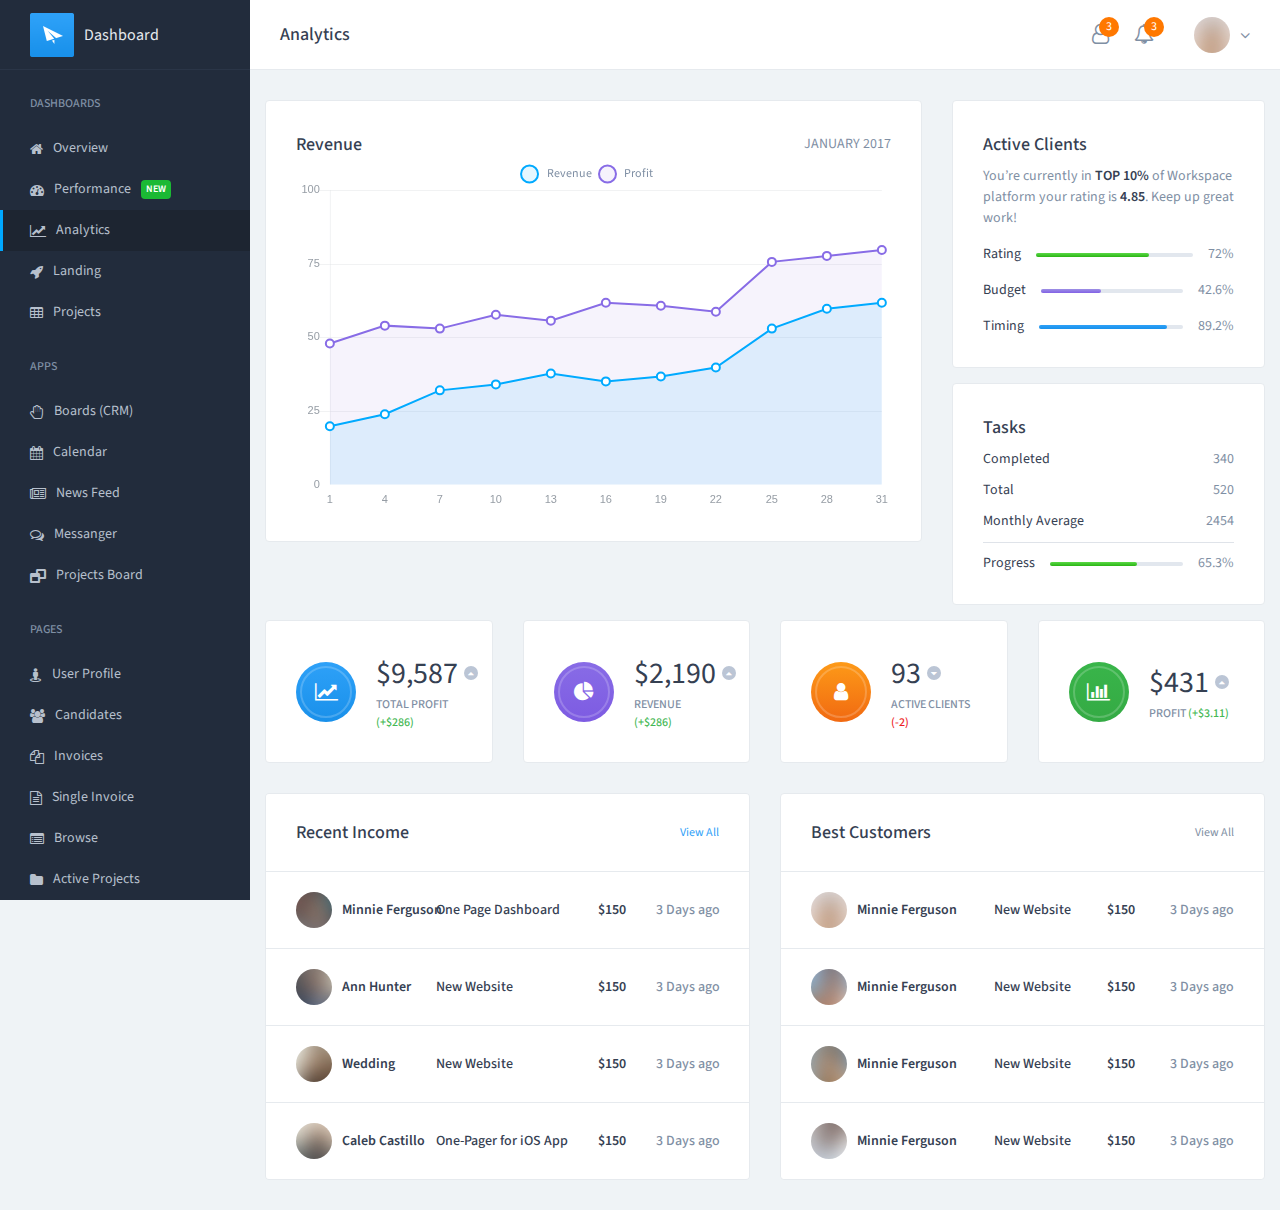
<file: Dashboard/analytics.html>
<!doctype html>
<html lang="en-us">
    <head>
        <meta charset="utf-8">
        <meta http-equiv="x-ua-compatible" content="ie=edge">
        <title>Analytics | Dashboard UI Kit</title>
        <meta name="description" content="Dashboard UI Kit">
        <meta name="viewport" content="width=device-width, initial-scale=1">

        <!-- Google Font -->
        <link href="https://fonts.googleapis.com/css?family=Source+Sans+Pro:300,400,400i,600" rel="stylesheet">

        <!-- Favicon -->
        <link rel="apple-touch-icon" href="apple-touch-icon.png">
        <link rel="shortcut icon" href="favicon.ico" type="image/x-icon">

        <!-- Stylesheet -->
        <link rel="stylesheet" href="css/main.min.css">
    </head>
    <body class="o-page">
        <!--[if lte IE 9]>
            <p class="browserupgrade">You are using an <strong>outdated</strong> browser. Please <a href="http://browsehappy.com/">upgrade your browser</a> to improve your experience and security.</p>
        <![endif]-->

        <!-- SIDEBAR -->
        <div class="o-page__sidebar js-page-sidebar">
            <div class="c-sidebar">
                <a class="c-sidebar__brand" href="#">
                    <img class="c-sidebar__brand-img" src="img/logo.png" alt="Logo"> Dashboard
                </a>
                
                <h4 class="c-sidebar__title">Dashboards</h4>
                <ul class="c-sidebar__list">

                    <li class="c-sidebar__item">
                        <a class="c-sidebar__link" href="home-overview.html">
                            <i class="fa fa-home u-mr-xsmall"></i>Overview
                        </a>
                    </li>

                    <li class="c-sidebar__item">
                        <a class="c-sidebar__link" href="performance.html">
                            <i class="fa fa-tachometer u-mr-xsmall"></i>Performance <span class="c-badge c-badge--success c-badge--xsmall u-ml-xsmall">New</span>
                        </a>
                    </li>

                    <li class="c-sidebar__item">
                        <a class="c-sidebar__link is-active" href="analytics.html">
                            <i class="fa fa-line-chart u-mr-xsmall"></i>Analytics
                        </a>
                    </li>

                    <li class="c-sidebar__item">
                        <a class="c-sidebar__link" target="_blank" href="index.html">
                            <i class="fa fa-rocket u-mr-xsmall"></i>Landing
                        </a>
                    </li>

                    <li class="c-sidebar__item">
                        <a class="c-sidebar__link" target="_blank" href="projects.html">
                            <i class="fa fa-table u-mr-xsmall"></i>Projects
                        </a>
                    </li>
                </ul>

                <h4 class="c-sidebar__title">Apps</h4>
                <ul class="c-sidebar__list">
                    <li class="c-sidebar__item">
                        <a class="c-sidebar__link" target="_blank" href="boards.html">
                            <i class="fa fa-hand-paper-o u-mr-xsmall"></i>Boards (CRM)
                        </a>
                    </li>
                    <li class="c-sidebar__item">
                        <a class="c-sidebar__link" href="calendar.html">
                            <i class="fa fa-calendar u-mr-xsmall"></i>Calendar
                        </a>
                    </li>
                    <li class="c-sidebar__item">
                        <a class="c-sidebar__link" target="_blank" href="news-feed.html">
                            <i class="fa fa-newspaper-o u-mr-xsmall"></i>News Feed
                        </a>
                    </li>
                    <li class="c-sidebar__item">
                        <a class="c-sidebar__link" href="messanger.html">
                            <i class="fa fa-comments-o u-mr-xsmall"></i>Messanger
                        </a>
                    </li>
                    <li class="c-sidebar__item">
                        <a class="c-sidebar__link" target="_blank" href="projects-board.html">
                            <i class="fa fa-window-restore u-mr-xsmall"></i>Projects Board
                        </a>
                    </li>
                </ul>

                <h4 class="c-sidebar__title">Pages</h4>
                <ul class="c-sidebar__list">
                    <li class="c-sidebar__item">
                        <a class="c-sidebar__link" href="user-profile.html">
                            <i class="fa fa-street-view u-mr-xsmall"></i>User Profile 
                        </a>
                    </li>

                    <li class="c-sidebar__item">
                        <a class="c-sidebar__link" href="candidates.html">
                            <i class="fa fa-users u-mr-xsmall"></i>Candidates
                        </a>
                    </li>

                    <li class="c-sidebar__item">
                        <a class="c-sidebar__link" href="invoices.html">
                            <i class="fa fa-files-o u-mr-xsmall"></i>Invoices
                        </a>
                    </li>

                    <li class="c-sidebar__item">
                        <a class="c-sidebar__link" href="invoice.html">
                            <i class="fa fa-file-text-o u-mr-xsmall"></i>Single Invoice 
                        </a>
                    </li>

                    <li class="c-sidebar__item">
                        <a class="c-sidebar__link" target="_blank" href="browse.html">
                            <i class="fa fa-list-alt u-mr-xsmall"></i>Browse
                        </a>
                    </li>

                    <li class="c-sidebar__item">
                        <a class="c-sidebar__link" href="active-projects.html">
                            <i class="fa fa-folder u-mr-xsmall"></i>Active Projects
                        </a>
                    </li>

                    <li class="c-sidebar__item">
                        <a class="c-sidebar__link" href="project-overview.html">
                            <i class="fa fa-flag-checkered u-mr-xsmall"></i>Project Overview <span class="c-badge c-badge--success c-badge--xsmall u-ml-xsmall">New</span>
                        </a>
                    </li>

                    <li class="c-sidebar__item">
                        <a class="c-sidebar__link" target="_blank" href="chat-dialogue.html">
                            <i class="fa fa-comment-o u-mr-xsmall"></i>Chat Dialogue <span class="c-badge c-badge--success c-badge--xsmall u-ml-xsmall">New</span>
                        </a>
                    </li>

                    <li class="c-sidebar__item">
                        <a class="c-sidebar__link" target="_blank" href="events.html">
                            <i class="fa fa-clock-o u-mr-xsmall"></i>Events
                        </a>
                    </li>

                    <li class="c-sidebar__item">
                        <a class="c-sidebar__link" target="_blank" href="ios-apps-list.html">
                            <i class="fa fa-apple u-mr-xsmall"></i>iOS Apps List
                        </a>
                    </li>

                    <li class="c-sidebar__item">
                        <a class="c-sidebar__link" href="plans.html">
                            <i class="fa fa-bullhorn u-mr-xsmall"></i>Pricing
                        </a>
                    </li>

                    <li class="c-sidebar__item">
                        <a class="c-sidebar__link" target="_blank" href="under-maintenance.html">
                            <i class="fa fa-cogs u-mr-xsmall"></i>Under Maintenance 
                        </a>
                    </li>

                    <li class="c-sidebar__item">
                        <a class="c-sidebar__link" target="_blank" href="404.html">
                            <i class="fa fa-chain-broken u-mr-xsmall"></i>404 Page
                        </a>
                    </li>


                    <li class="c-sidebar__item has-submenu">
                        <a class="c-sidebar__link" data-toggle="collapse" href="#sidebar-submenu" aria-expanded="false" aria-controls="sidebar-submenu">
                            <i class="fa fa-caret-square-o-down u-mr-xsmall"></i>Sub Menu
                        </a>
                        <ul class="c-sidebar__submenu collapse" id="sidebar-submenu">
                            <li><a class="c-sidebar__link" href="#">Submenu link</a></li>
                            <li><a class="c-sidebar__link" href="#">Submenu link</a></li>
                            <li><a class="c-sidebar__link" href="#">Submenu link</a></li>
                        </ul>
                    </li>
                </ul>

                <h4 class="c-sidebar__title">Account</h4>
                <ul class="c-sidebar__list">
                    <li class="c-sidebar__item">
                        <a class="c-sidebar__link" target="_blank" href="account-details.html">
                            <i class="fa fa-user-circle u-mr-xsmall"></i>Account Details
                        </a>
                    </li>

                    <li class="c-sidebar__item">
                        <a class="c-sidebar__link" href="account-settings.html">
                            <i class="fa fa-cog u-mr-xsmall"></i>Account Settings
                        </a>
                    </li>

                    <li class="c-sidebar__item">
                        <a class="c-sidebar__link" target="_blank" href="register.html">
                            <i class="fa fa-user-plus u-mr-xsmall"></i>Register
                        </a>
                    </li>

                    <li class="c-sidebar__item">
                        <a class="c-sidebar__link" target="_blank" href="forgot-password.html">
                            <i class="fa fa-lock u-mr-xsmall"></i>Forgot Password
                        </a>
                    </li>

                    <li class="c-sidebar__item">
                        <a class="c-sidebar__link" target="_blank" href="reset-password.html">
                            <i class="fa fa-refresh u-mr-xsmall"></i>Reset Password
                        </a>
                    </li>

                    <li class="c-sidebar__item">
                        <a class="c-sidebar__link" href="login.html">
                            <i class="fa fa-sign-in u-mr-xsmall"></i>Login
                        </a>
                    </li>
                </ul>

                <h4 class="c-sidebar__title">Dashboard UI Kit</h4>
                <ul class="c-sidebar__list">
                    <li class="c-sidebar__item">
                        <a class="c-sidebar__link" target="_blank" href="ui-overview.html">
                            <i class="fa fa-mouse-pointer u-mr-xsmall"></i>UI Overview <span class="c-badge c-badge--info c-badge--xsmall u-ml-xsmall">Updated</span>
                        </a>
                    </li>

                    <li class="c-sidebar__item">
                        <a class="c-sidebar__link" target="_blank" href="https://zawiastudio.com/dashboard/docs">
                            <i class="fa fa-file-text-o u-mr-xsmall"></i>Documentation
                        </a>
                    </li>

                    <li class="c-sidebar__item">
                        <a class="c-sidebar__link" target="_blank" href="https://zawiastudio.com/dashboard/changelog">
                            <i class="fa fa-tag u-mr-xsmall"></i>Changelog
                        </a>
                    </li>
                </ul>

            </div><!-- // .c-sidebar -->
        </div><!-- // .o-page__sidebar -->

        <!-- MAIN CONTENT -->
        <main class="o-page__content">
            <header class="c-navbar u-mb-medium">
                <button class="c-sidebar-toggle js-sidebar-toggle">
                    <span class="c-sidebar-toggle__bar"></span>
                    <span class="c-sidebar-toggle__bar"></span>
                    <span class="c-sidebar-toggle__bar"></span>
                </button>
                
                <h2 class="c-navbar__title u-mr-auto">Analytics</h2>

                <div class="c-dropdown u-hidden-down@mobile">
                    <a class="c-notification dropdown-toggle" href="#" id="dropdownMenuUser" data-toggle="dropdown" aria-haspopup="true" aria-expanded="false">
                        <span class="c-notification__icon">
                            <i class="fa fa-user-o"></i>
                        </span>
                        <span class="c-notification__number">3</span>
                    </a>

                    <div class="c-dropdown__menu c-dropdown__menu--large dropdown-menu dropdown-menu-right" aria-labelledby="dropdownMenuUser">
                        <a href="#" class="c-dropdown__item dropdown-item o-media">
                            <span class="o-media__img u-mr-xsmall">
                                <span class="c-avatar c-avatar--xsmall">
                                    <img class="c-avatar__img" src="img/avatar1-72.jpg" alt="User's Profile Picture">
                                </span>
                            </span>
                            <div class="o-media__body">
                                <h6 class="u-mb-zero">Someone mentioned you</h6>
                                <p class="u-text-mute">You have recieved a mention on twitter, check it out!</p>
                            </div>
                        </a>
                        <a href="#" class="c-dropdown__item dropdown-item o-media">
                            <span class="o-media__img u-mr-xsmall">
                                <span class="c-avatar c-avatar--xsmall">
                                    <img class="c-avatar__img" src="img/avatar2-72.jpg" alt="User's Profile Picture">
                                </span>
                            </span>
                            <div class="o-media__body">
                                <h6 class="u-mb-zero">Recieved a Payment</h6>
                                <p class="u-text-mute">You have recieved a mention on twitter, check it out!</p>
                            </div>
                        </a>
                        <a href="#" class="c-dropdown__item dropdown-item o-media">
                            <span class="o-media__img u-mr-xsmall">
                                <span class="c-avatar c-avatar--xsmall">
                                    <img class="c-avatar__img" src="img/avatar3-72.jpg" alt="User's Profile Picture">
                                </span>
                            </span>
                            <div class="o-media__body">
                                <h6 class="u-mb-zero">You got a promotion</h6>
                                <p class="u-text-mute">You have recieved a mention on twitter, check it out!</p>
                            </div>
                        </a>
                    </div>
                </div>

                <div class="c-dropdown dropdown u-mr-medium u-ml-small u-hidden-down@mobile">
                    <a class="c-notification dropdown-toggle" href="#" id="dropdownMenuAlerts" data-toggle="dropdown" aria-haspopup="true" aria-expanded="false">
                        <span class="c-notification__icon">
                            <i class="fa fa-bell-o"></i>
                        </span>
                        <span class="c-notification__number">3</span>
                    </a>

                    <div class="c-dropdown__menu c-dropdown__menu--large dropdown-menu dropdown-menu-right" aria-labelledby="dropdownMenuAlerts">
                        <a href="#" class="c-dropdown__item dropdown-item o-media">
                            <span class="o-media__img u-mr-xsmall">
                                <span class="c-avatar c-avatar--xsmall">
                                    <span class="c-avatar__img u-bg-success u-flex u-justify-center u-align-items-center">
                                        <i class="fa fa-check u-text-large u-color-white"></i>
                                    </span>
                                </span>
                                
                            </span>
                            <div class="o-media__body">
                                <h6 class="u-mb-zero">Completed a task</h6>
                                <p class="u-text-mute">You have recieved a mention on twitter, check it out!</p>
                            </div>
                        </a>

                        <a href="#" class="c-dropdown__item dropdown-item o-media">
                            <span class="o-media__img u-mr-xsmall">
                                <span class="c-avatar c-avatar--xsmall">
                                    <span class="c-avatar__img u-bg-fancy u-flex u-justify-center u-align-items-center">
                                        <i class="fa fa-calendar u-text-large u-color-white"></i>
                                    </span>
                                </span>
                                
                            </span>
                            <div class="o-media__body">
                                <h6 class="u-mb-zero">Company meetup</h6>
                                <p class="u-text-mute">You have recieved a mention on twitter, check it out!</p>
                            </div>
                        </a>
                        <a href="#" class="c-dropdown__item dropdown-item o-media">
                            <span class="o-media__img u-mr-xsmall">
                                <span class="c-avatar c-avatar--xsmall">
                                    <span class="c-avatar__img u-bg-primary u-flex u-justify-center u-align-items-center">
                                        <i class="fa fa-info u-text-large u-color-white"></i>
                                    </span>
                                </span>
                                
                            </span>
                            <div class="o-media__body">
                                <h6 class="u-mb-zero">Someone mentioned you</h6>
                                <p class="u-text-mute">You have recieved a mention on twitter, check it out!</p>
                            </div>
                        </a>
                    </div>
                </div>

                <div class="c-dropdown dropdown">
                    <a  class="c-avatar c-avatar--xsmall has-dropdown dropdown-toggle" href="#" id="dropdwonMenuAvatar" data-toggle="dropdown" aria-haspopup="true" aria-expanded="false">
                        <img class="c-avatar__img" src="img/avatar-72.jpg" alt="User's Profile Picture">
                    </a>

                    <div class="c-dropdown__menu dropdown-menu dropdown-menu-right" aria-labelledby="dropdwonMenuAvatar">
                        <a class="c-dropdown__item dropdown-item" href="#">Edit Profile</a>
                        <a class="c-dropdown__item dropdown-item" href="#">View Activity</a>
                        <a class="c-dropdown__item dropdown-item" href="#">Manage Roles</a>
                    </div>
                </div>
            </header><!-- // .c-navbar -->

            <div class="container">
                <div class="row">
                    <div class="col-xl-8">
                        <div class="c-card u-p-medium u-mb-medium">
                            <div class="u-flex u-justify-between u-align-items-center">
                                <h3 class="c-card__title">Revenue</h3>
                                <span class="u-text-small u-text-uppercase u-text-mute">January 2017</span>
                            </div>  
                            
                            <canvas id="js-chart-revenue" width="300" height="178"></canvas>
                        </div>
                    </div>

                    <div class="col-xl-4">

                        <!-- Cards below rely on utilities (u-) as they are highly customizable -->
                        <div class="c-card u-p-medium u-mb-small">
                            <h4 class="u-h5">Active Clients</h4>
                            <p class="u-text-small u-text-mute u-mb-small">You’re currently in <strong class="u-text-bold">TOP 10%</strong> of Workspace platform your rating is <strong class="u-text-bold">4.85</strong>. Keep up great work! </p>

                            <div class="o-line u-mb-small">
                                <p class="u-text-small u-mr-small">Rating</p>
                                <div class="c-progress c-progress--success c-progress--small u-mb-zero">
                                    <div class="c-progress__bar" style="width:72%;"></div>
                                </div>
                                <div class="u-text-small u-text-mute u-ml-small">72%</div>
                            </div>

                            <div class="o-line u-mb-small">
                                <p class="u-text-small u-mr-small">Budget</p>
                                <div class="c-progress c-progress--fancy c-progress--small u-mb-zero">
                                    <div class="c-progress__bar" style="width:42.6%;"></div>
                                </div>
                                <div class="u-text-small u-text-mute u-ml-small">42.6%</div>
                            </div>

                            <div class="o-line">
                                <p class="u-text-small u-mr-small">Timing</p>
                                <div class="c-progress c-progress--info c-progress--small u-mb-zero">
                                    <div class="c-progress__bar" style="width:89.2%;"></div>
                                </div>
                                <div class="u-text-small u-text-mute u-ml-small">89.2%</div>
                            </div>
                        </div>

                        <div class="c-card u-p-medium u-mb-small">
                            <h4 class="u-h5">Tasks</h4>

                            <div class="o-line u-mb-xsmall">
                                <p class="u-text-small">Completed</p>
                                <span class="u-text-small u-text-mute">340</span>
                            </div>

                            <div class="o-line u-mb-xsmall">
                                <p class="u-text-small">Total</p>
                                <span class="u-text-small u-text-mute">520</span>
                            </div>

                            <div class="o-line u-mb-xsmall">
                                <p class="u-text-small">Monthly Average</p>
                                <span class="u-text-small u-text-mute">2454</span>
                            </div>

                            <div class="c-divider u-mt-xsmall u-mb-xsmall"></div>

                            <div class="o-line">
                                <p class="u-text-small u-mr-small">Progress</p>
                                <div class="c-progress c-progress--success c-progress--small u-mb-zero">
                                    <div class="c-progress__bar" style="width:65.3%;"></div>
                                </div>
                                <div class="u-text-small u-text-mute u-ml-small">65.3%</div>
                            </div>
                        </div>
                    </div>
                </div><!-- // .row -->

                <div class="row">
                    <div class="col-sm-12 col-lg-6 col-xl-3">
                        <div class="c-state-card" data-mh="state-cards">
                            <div class="c-state-card__icon c-state-card__icon--info">
                                <i class="fa fa-line-chart"></i>
                            </div>

                            <div class="c-state-card__content">
                                <h5 class="c-state-card__number">$9,587
                                    <span class="c-state-card__status u-bg-green">
                                        <i class="fa fa-caret-up"></i>
                                    </span>
                                </h5>
                                <p class="c-state-card__meta">Total Profit <span class="u-text-success">(+$286)</span></p>
                            </div>
                        </div>
                    </div><!-- // .col-md-3 -->

                    <div class="col-sm-12 col-lg-6 col-xl-3">
                        <div class="c-state-card" data-mh="state-cards">
                            <div class="c-state-card__icon c-state-card__icon--fancy">
                                <i class="fa fa-pie-chart"></i>
                            </div>

                            <div class="c-state-card__content">
                                <h5 class="c-state-card__number">$2,190
                                    <span class="c-state-card__status u-bg-green">
                                        <i class="fa fa-caret-up"></i>
                                    </span>
                                </h5>
                                <p class="c-state-card__meta">Revenue <span class="u-text-success">(+$286)</span></p>
                            </div>
                        </div>
                    </div><!-- // .col-md-3 -->

                    <div class="col-sm-12 col-lg-6 col-xl-3">
                        <div class="c-state-card" data-mh="state-cards">
                            <div class="c-state-card__icon c-state-card__icon--warning">
                                <i class="fa fa-user"></i>
                            </div>

                            <div class="c-state-card__content">
                                <h5 class="c-state-card__number">93
                                    <span class="c-state-card__status u-bg-red">
                                       <i class="fa fa-caret-down"></i>
                                    </span>
                                </h5>
                                <p class="c-state-card__meta">Active Clients <span class="u-text-danger">(-2)</span></p>
                            </div>
                        </div>
                    </div><!-- // .col-md-3 -->

                    <div class="col-sm-12 col-lg-6 col-xl-3">
                        <div class="c-state-card" data-mh="state-cards">
                            <div class="c-state-card__icon c-state-card__icon--success">
                                <i class="fa fa-bar-chart"></i>
                            </div>

                            <div class="c-state-card__content">
                                <h5 class="c-state-card__number">$431
                                    <span class="c-state-card__status u-bg-green">
                                        <i class="fa fa-caret-up"></i>
                                    </span>
                                </h5>
                                <p class="c-state-card__meta">Profit <span class="u-text-success">(+$3.11)</span></p>
                            </div>
                        </div>
                    </div><!-- // .col-md-3 -->
                </div><!-- // .row -->

                <div class="row">
                    <div class="col-lg-6">
                        <div class="c-card c-card--responsive u-mb-medium">
                            <div class="c-card__header c-card__header--transparent o-line">
                                <h5 class="c-card__title">Recent Income</h5>
                                <div class="c-card__meta">
                                    <a href="#">View All</a>
                                </div>
                            </div>

                            <table class="c-table u-border-zero">
                                <tbody>
                                    <tr class="c-table__row u-border-top-zero">
                                        <td class="c-table__cell">
                                            <div class="u-flex u-align-items-center">
                                                <div class="c-avatar c-avatar--xsmall u-mr-xsmall">
                                                    <img class="c-avatar__img" src="img/avatar1-72.jpg" alt="Adam's face">
                                                </div>
                                                <span class="u-text-bold">Minnie Ferguson</span>
                                            </div>
                                        </td>
                                        <td class="c-table__cell">One Page Dashboard</td>
                                        <td class="c-table__cell u-text-right">
                                            <span class="u-text-bold">$150</span>
                                        </td>
                                        <td class="c-table__cell u-text-right">
                                            <span class="u-text-mute">3 Days ago</span>
                                        </td>
                                    </tr>

                                    <tr class="c-table__row">
                                        <td class="c-table__cell">
                                            <div class="u-flex u-align-items-center">
                                                <div class="c-avatar c-avatar--xsmall u-mr-xsmall">
                                                    <img class="c-avatar__img" src="img/avatar2-72.jpg" alt="Adam's face">
                                                </div>
                                                <span class="u-text-bold">Ann Hunter</span>
                                            </div>
                                        </td>
                                        <td class="c-table__cell">New Website</td>
                                        <td class="c-table__cell u-text-right">
                                            <span class="u-text-bold">$150</span>
                                        </td>
                                        <td class="c-table__cell u-text-right">
                                            <span class="u-text-mute">3 Days ago</span>
                                        </td>
                                    </tr>

                                    <tr class="c-table__row">
                                        <td class="c-table__cell">
                                            <div class="u-flex u-align-items-center">
                                                <div class="c-avatar c-avatar--xsmall u-mr-xsmall">
                                                    <img class="c-avatar__img" src="img/avatar3-72.jpg" alt="Adam's face">
                                                </div>
                                                <span class="u-text-bold">Wedding</span>
                                            </div>
                                        </td>
                                        <td class="c-table__cell">New Website</td>
                                        <td class="c-table__cell u-text-right">
                                            <span class="u-text-bold">$150</span>
                                        </td>
                                        <td class="c-table__cell u-text-right">
                                            <span class="u-text-mute">3 Days ago</span>
                                        </td>
                                    </tr>

                                    <tr class="c-table__row">
                                        <td class="c-table__cell">
                                            <div class="u-flex u-align-items-center">
                                                <div class="c-avatar c-avatar--xsmall u-mr-xsmall">
                                                    <img class="c-avatar__img" src="img/avatar4-72.jpg" alt="Adam's face">
                                                </div>
                                                <span class="u-text-bold">Caleb Castillo</span>
                                            </div>
                                        </td>
                                        <td class="c-table__cell">One-Pager for iOS App</td>
                                        <td class="c-table__cell u-text-right">
                                            <span class="u-text-bold">$150</span>
                                        </td>
                                        <td class="c-table__cell u-text-right">
                                            <span class="u-text-mute">3 Days ago</span>
                                        </td>
                                    </tr>
                                </tbody>
                            </table>
                            
                        </div>
                    </div>

                    <div class="col-lg-6">
                        <div class="c-card c-card--responsive u-mb-medium">
                            <div class="c-card__header c-card__header--transparent o-line">
                                <h5 class="c-card__title">Best Customers</h5>
                                <a class="c-card__meta" href="#">View All</a>
                            </div>

                            <table class="c-table u-border-zero">
                                <tbody>
                                    <tr class="c-table__row u-border-top-zero">
                                        <td class="c-table__cell">
                                            <div class="u-flex u-align-items-center">
                                                <div class="c-avatar c-avatar--xsmall u-mr-xsmall">
                                                    <img class="c-avatar__img" src="img/avatar5-72.jpg" alt="Adam's face">
                                                </div>
                                                <span class="u-text-bold">Minnie Ferguson</span>
                                            </div>
                                        </td>
                                        <td class="c-table__cell">New Website</td>
                                        <td class="c-table__cell u-text-right">
                                            <span class="u-text-bold">$150</span>
                                        </td>
                                        <td class="c-table__cell u-text-right">
                                            <span class="u-text-mute">3 Days ago</span>
                                        </td>
                                    </tr>

                                    <tr class="c-table__row">
                                        <td class="c-table__cell">
                                            <div class="u-flex u-align-items-center">
                                                <div class="c-avatar c-avatar--xsmall u-mr-xsmall">
                                                    <img class="c-avatar__img" src="img/avatar6-72.jpg" alt="Adam's face">
                                                </div>
                                                <span class="u-text-bold">Minnie Ferguson</span>
                                            </div>
                                        </td>
                                        <td class="c-table__cell">New Website</td>
                                        <td class="c-table__cell u-text-right">
                                            <span class="u-text-bold">$150</span>
                                        </td>
                                        <td class="c-table__cell u-text-right">
                                            <span class="u-text-mute">3 Days ago</span>
                                        </td>
                                    </tr>

                                    <tr class="c-table__row">
                                        <td class="c-table__cell">
                                            <div class="u-flex u-align-items-center">
                                                <div class="c-avatar c-avatar--xsmall u-mr-xsmall">
                                                    <img class="c-avatar__img" src="img/avatar7-72.jpg" alt="Adam's face">
                                                </div>
                                                <span class="u-text-bold">Minnie Ferguson</span>
                                            </div>
                                        </td>
                                        <td class="c-table__cell">New Website</td>
                                        <td class="c-table__cell u-text-right">
                                            <span class="u-text-bold">$150</span>
                                        </td>
                                        <td class="c-table__cell u-text-right">
                                            <span class="u-text-mute">3 Days ago</span>
                                        </td>
                                    </tr>

                                    <tr class="c-table__row">
                                        <td class="c-table__cell">
                                            <div class="u-flex u-align-items-center">
                                                <div class="c-avatar c-avatar--xsmall u-mr-xsmall">
                                                    <img class="c-avatar__img" src="img/avatar8-72.jpg" alt="Adam's face">
                                                </div>
                                                <span class="u-text-bold">Minnie Ferguson</span>
                                            </div>
                                        </td>
                                        <td class="c-table__cell">New Website</td>
                                        <td class="c-table__cell u-text-right">
                                            <span class="u-text-bold">$150</span>
                                        </td>
                                        <td class="c-table__cell u-text-right">
                                            <span class="u-text-mute">3 Days ago</span>
                                        </td>
                                    </tr>
                                </tbody>
                            </table>
                            
                        </div>
                    </div>
                </div><!-- // .row -->
            </div><!-- // .container -->    
        </main>
        

        <script src="js/main.min.js"></script>
    </body>
</html>
</file>
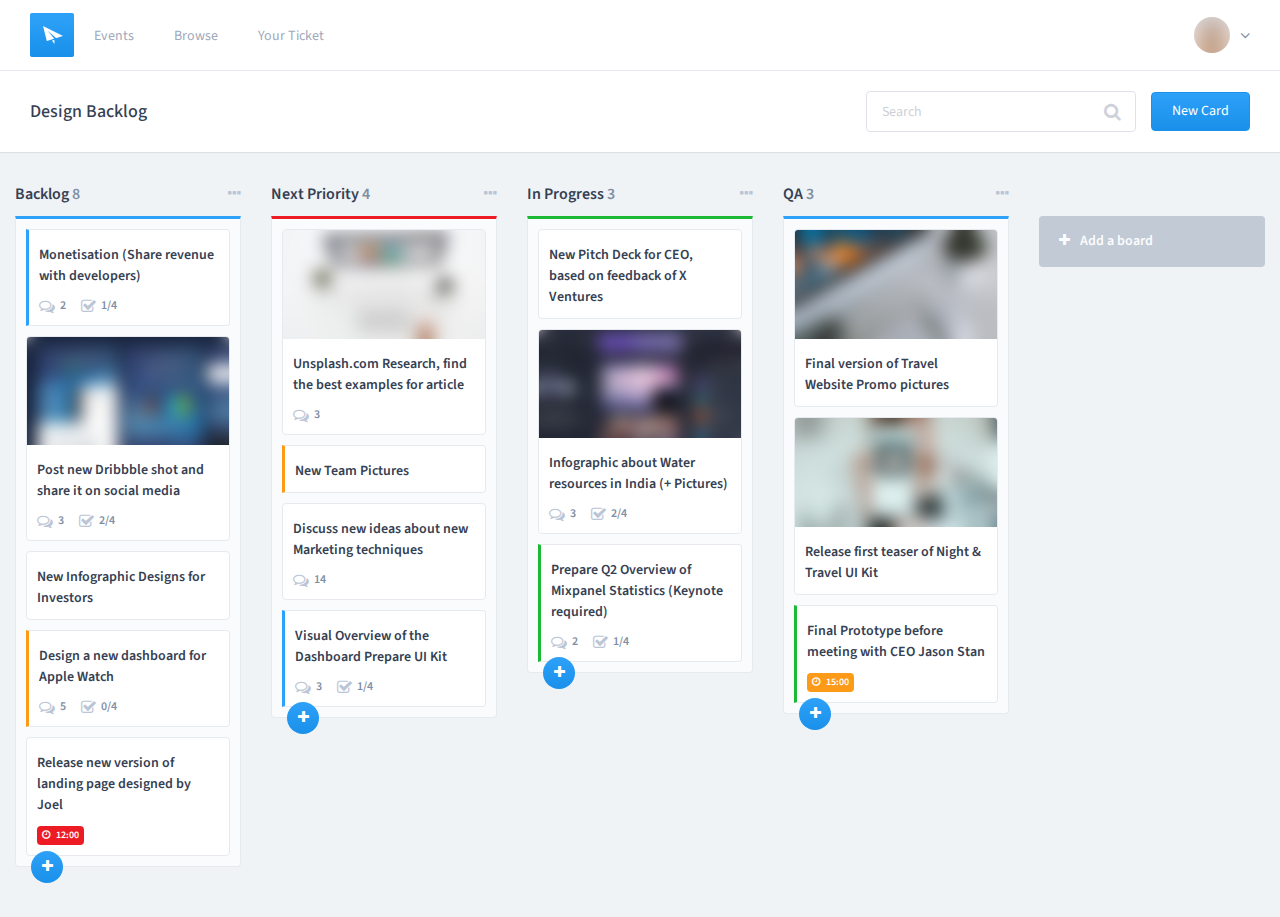
<file: Dashboard/boards.html>
<!doctype html>
<html lang="en-us">
    <head>
        <meta charset="utf-8">
        <meta http-equiv="x-ua-compatible" content="ie=edge">
        <title>Boards (Trello-Style) | Dashboard UI Kit</title>
        <meta name="description" content="Dashboard UI Kit">
        <meta name="viewport" content="width=device-width, initial-scale=1">

        <!-- Google Font -->
        <link href="https://fonts.googleapis.com/css?family=Source+Sans+Pro:400,400i,600" rel="stylesheet">

        <!-- Favicon -->
        <link rel="apple-touch-icon" href="apple-touch-icon.png">
        <link rel="shortcut icon" href="favicon.ico" type="image/x-icon">

        <!-- Stylesheet -->
        <link rel="stylesheet" href="css/main.min.css">
    </head>
    <body>
        <!--[if lte IE 9]>
            <p class="browserupgrade">You are using an <strong>outdated</strong> browser. Please <a href="http://browsehappy.com/">upgrade your browser</a> to improve your experience and security.</p>
        <![endif]-->

        <!-- Add your site or application content here -->
        <header class="c-navbar">
            <a class="c-navbar__brand" href="#!">
                <img src="img/logo.png" alt="Dashboard UI Kit">
            </a>
                       
           <!-- Navigation items that will be collapes and toggle in small viewports -->
            <nav class="c-nav collapse" id="main-nav">
                <ul class="c-nav__list">
                    <li class="c-nav__item">
                        <a class="c-nav__link" href="#!">Events</a>
                    </li>
                    <li class="c-nav__item">
                        <a class="c-nav__link" href="#!">Browse</a>
                    </li>
                    <li class="c-nav__item">
                        <a class="c-nav__link" href="#!">Your Ticket</a>
                    </li>
                    <li class="c-nav__item">
                        <div class="c-field c-field--inline has-icon-right u-hidden-up@tablet">
                            <span class="c-field__icon">
                                <i class="fa fa-search"></i> 
                            </span>
                            
                            <label class="u-hidden-visually" for="navbar-search-small">Seach</label>
                            <input class="c-input" id="navbar-search-small" type="text" placeholder="Search">
                        </div>
                    </li>
                </ul>
            </nav>
            <!-- // Navigation items  -->
            
            <div class="c-dropdown u-ml-auto dropdown">
                <a  class="c-avatar c-avatar--xsmall has-dropdown dropdown-toggle" href="#" id="dropdwonMenuAvatar" data-toggle="dropdown" aria-haspopup="true" aria-expanded="false">
                    <img class="c-avatar__img" src="img/avatar-72.jpg" alt="User's Profile Picture">
                </a>

                <div class="c-dropdown__menu dropdown-menu dropdown-menu-right" aria-labelledby="dropdwonMenuAvatar">
                    <a class="c-dropdown__item dropdown-item" href="#">Edit Profile</a>
                    <a class="c-dropdown__item dropdown-item" href="#">View Activity</a>
                    <a class="c-dropdown__item dropdown-item" href="#">Manage Roles</a>
                </div>
            </div>

            <button class="c-nav-toggle" data-toggle="collapse" data-target="#main-nav">
                <span class="c-nav-toggle__bar"></span>
                <span class="c-nav-toggle__bar"></span>
                <span class="c-nav-toggle__bar"></span>
            </button><!-- // .c-nav-toggle -->
        </header>

        <div class="c-toolbar u-justify-space-between u-mb-medium">
            <h4 class="c-toolbar__title u-mr-auto">Design Backlog</h4>

            <div class="c-field c-field--inline has-icon-right u-hidden-down@tablet u-mr-small">
                <span class="c-field__icon">
                    <i class="fa fa-search"></i> 
                </span>
                
                <label class="u-hidden-visually" for="navbar-search">Seach</label>
                <input class="c-input" id="navbar-search" type="text" placeholder="Search">
            </div>

            <a class="c-btn c-btn--info" href="#">New Card</a>
        </div>

        <div class="container-fluid">
            <div class="row">
                <div class="col-sm-6 col-md-4 col-xl">
                    <div class="c-board c-board--info">
                        <div class="c-board__header">
                            <h4 class="c-board__title">Backlog 
                                <span class="u-text-mute"> 8</span>
                            </h4>

                            <div class="c-board__actions dropdown">
                                <a class="dropdown-toggle" href="#" id="dropdwonMenuBoard1" data-toggle="dropdown" aria-haspopup="true" aria-expanded="false"><i class="fa fa-ellipsis-h"></i></a>
                                <div class="c-dropdown__menu dropdown-menu dropdown-menu-right" aria-labelledby="dropdwonMenuBoard1">
                                    <a href="#" class="c-dropdown__item">Action 1</a>
                                    <a href="#" class="c-dropdown__item">Action 2</a>
                                    <a href="#" class="c-dropdown__item">Action 3</a>
                                </div>
                            </div>
                        </div>
                        

                        <div class="c-board__content">
                            <div class="c-task c-task--info">
                                <p class="c-task__content">Monetisation (Share revenue with developers)</p>
                                <div class="c-task__indicators">
                                    <span class="c-task__indicator">
                                        <i class="fa fa-comments-o"></i>2 
                                    </span>
                                    <span class="c-task__indicator">
                                        <i class="fa fa-check-square-o"></i>1/4
                                    </span>
                                </div>
                            </div><!-- // .c-task -->

                            <div class="c-task">
                                <img class="c-task__img" src="img/board-task-img1.png" alt="About the image">
                                <p class="c-task__content">Post new Dribbble shot and share it on social media</p>
                                <div class="c-task__indicators">
                                    <span class="c-task__indicator">
                                        <i class="fa fa-comments-o"></i>3
                                    </span>
                                    <span class="c-task__indicator">
                                        <i class="fa fa-check-square-o"></i>2/4
                                    </span>
                                </div>
                            </div><!-- // .c-task -->

                            <div class="c-task">
                                <p class="c-task__content">New Infographic Designs for Investors</p>
                            </div><!-- // .c-task -->

                            <div class="c-task c-task--warning">
                                <p class="c-task__content">Design a new dashboard for Apple Watch</p>
                                <div class="c-task__indicators">
                                    <span class="c-task__indicator">
                                        <i class="fa fa-comments-o"></i>5
                                    </span>
                                    <span class="c-task__indicator">
                                        <i class="fa fa-check-square-o"></i>0/4
                                    </span>
                                </div>
                            </div><!-- // .c-task -->

                            <div class="c-task">
                                <p class="c-task__content">Release new version of landing page designed by Joel</p>
                                <div class="c-task__indicators">
                                    <span class="c-badge c-badge--xsmall c-badge--danger">
                                        <i class="fa fa-clock-o"></i>12:00
                                    </span>
                                </div>
                            </div><!-- // .c-task -->
                        </div><!-- // .c-board__content -->

                        <a href="#" class="c-board__btn">
                            <i class="fa fa-plus"></i>
                        </a>
                    </div><!-- // .c-board -->
                </div>

                <div class="col-sm-6 col-md-4 col-xl">
                    <div class="c-board c-board--danger">
                        <div class="c-board__header">
                            <h4 class="c-board__title">Next Priority 
                                <span class="u-text-mute">4</span>
                            </h4>

                            <div class="c-board__actions dropdown">
                                <a class="dropdown-toggle" href="#" id="dropdwonMenuBoard2" data-toggle="dropdown" aria-haspopup="true" aria-expanded="false"><i class="fa fa-ellipsis-h"></i></a>
                                <div class="c-dropdown__menu dropdown-menu dropdown-menu-right" aria-labelledby="dropdwonMenuBoard2">
                                    <a href="#" class="c-dropdown__item">Action 1</a>
                                    <a href="#" class="c-dropdown__item">Action 2</a>
                                    <a href="#" class="c-dropdown__item">Action 3</a>
                                </div>
                            </div>
                        </div>

                        <div class="c-board__content">
                            <div class="c-task">
                                <img class="c-task__img" src="img/board-task-img2.jpg" alt="About the image">
                                <p class="c-task__content">Unsplash.com Research, find the best examples for article</p>

                                <div class="c-task__indicators">
                                    <span class="c-task__indicator">
                                        <i class="fa fa-comments-o"></i>3
                                    </span>
                                </div>
                            </div><!-- // .c-task -->

                            <div class="c-task c-task--warning">
                                <p class="c-task__content">New Team Pictures</p>
                            </div>

                            <div class="c-task">
                                <p class="c-task__content">Discuss new ideas about new Marketing techniques</p>
                                <div class="c-task__indicators">
                                    <span class="c-task__indicator">
                                        <i class="fa fa-comments-o"></i>14
                                    </span>
                                </div>
                            </div>

                            <div class="c-task c-task--info">
                                <p class="c-task__content">Visual Overview of the Dashboard Prepare UI Kit</p>
                                <div class="c-task__indicators">
                                    <span class="c-task__indicator">
                                        <i class="fa fa-comments-o"></i>3
                                    </span>
                                    <span class="c-task__indicator">
                                        <i class="fa fa-check-square-o"></i>1/4
                                    </span>
                                </div>
                            </div>
                        </div><!-- // .c-board__content -->

                        <a href="#" class="c-board__btn">
                            <i class="fa fa-plus"></i>
                        </a>
                    </div><!-- // .c-board -->
                </div>

                <div class="col-sm-6 col-md-4 col-xl">
                    <div class="c-board c-board--success">
                        <div class="c-board__header">
                            <h4 class="c-board__title">In Progress 
                                <span class="u-text-mute"> 3</span>
                            </h4>

                            <div class="c-board__actions dropdown">
                                <a class="dropdown-toggle" href="#" id="dropdwonMenuBoard3" data-toggle="dropdown" aria-haspopup="true" aria-expanded="false"><i class="fa fa-ellipsis-h"></i></a>
                                <div class="c-dropdown__menu dropdown-menu dropdown-menu-right" aria-labelledby="dropdwonMenuBoard3">
                                    <a href="#" class="c-dropdown__item">Action 1</a>
                                    <a href="#" class="c-dropdown__item">Action 2</a>
                                    <a href="#" class="c-dropdown__item">Action 3</a>
                                </div>
                            </div>
                        </div>

                        <div class="c-board__content">
                            <div class="c-task">
                                <p class="c-task__content">New Pitch Deck for CEO, based on feedback of X Ventures</p>
                            </div>

                            <div class="c-task">
                                <img class="c-task__img" src="img/board-task-img3.png" alt="About the image">
                                <p class="c-task__content">Infographic about Water resources in India (+ Pictures)</p>
                                <div class="c-task__indicators">
                                    <span class="c-task__indicator">
                                        <i class="fa fa-comments-o"></i>3
                                    </span>
                                    <span class="c-task__indicator">
                                        <i class="fa fa-check-square-o"></i>2/4
                                    </span>
                                </div>
                            </div>

                            <div class="c-task c-task--success">
                                <p class="c-task__content">Prepare Q2 Overview of Mixpanel Statistics (Keynote required)</p>
                                <div class="c-task__indicators">
                                    <span class="c-task__indicator">
                                        <i class="fa fa-comments-o"></i>2
                                    </span>
                                    <span class="c-task__indicator">
                                        <i class="fa fa-check-square-o"></i>1/4
                                    </span>
                                </div>
                            </div>
                        </div><!-- // .c-board__content -->

                        <a href="#" class="c-board__btn">
                            <i class="fa fa-plus"></i>
                        </a>
                    </div><!-- // .c-board -->
                </div>

                <div class="col-sm-6 col-md-4 col-xl">
                    <div class="c-board c-board--info">
                        <div class="c-board__header">
                            <h4 class="c-board__title">QA 
                                <span class="u-text-mute"> 3</span>
                            </h4>

                            <div class="c-board__actions dropdown">
                                <a class="dropdown-toggle" href="#" id="dropdwonMenuBoard4" data-toggle="dropdown" aria-haspopup="true" aria-expanded="false"><i class="fa fa-ellipsis-h"></i></a>
                                <div class="c-dropdown__menu dropdown-menu dropdown-menu-right" aria-labelledby="dropdwonMenuBoard4">
                                    <a href="#" class="c-dropdown__item">Action 1</a>
                                    <a href="#" class="c-dropdown__item">Action 2</a>
                                    <a href="#" class="c-dropdown__item">Action 3</a>
                                </div>
                            </div>
                        </div>

                        <div class="c-board__content">
                            <div class="c-task">
                                <img class="c-task__img" src="img/board-task-img4.jpg" alt="About the image">
                                <p class="c-task__content">Final version of Travel Website Promo pictures</p>
                            </div>

                            <div class="c-task">
                                <img class="c-task__img" src="img/board-task-img5.jpg" alt="About the image">
                                <p class="c-task__content">Release first teaser of Night & Travel UI Kit</p>
                            </div>

                            <div class="c-task c-task--success">
                                <p class="c-task__content">Final Prototype before meeting with CEO Jason Stan</p>
                                <div class="c-task__indicators">
                                    <span class="c-task__indicator">
                                        <span class="c-badge c-badge--xsmall c-badge--warning">
                                            <i class="fa fa fa-clock-o"></i>15:00
                                        </span>
                                    </span>
                                </div>
                            </div>
                        </div><!-- // .c-board__content -->

                        <a href="#" class="c-board__btn">
                            <i class="fa fa-plus"></i>
                        </a>
                    </div><!-- // .c-board -->
                </div>

                <div class="col-sm-6 col-md-4 col-xl">
                    <a class="c-add-board" href="#"><i class="fa fa-plus"></i>Add a board</a>
                </div><!-- // .c-board -->
            </div>
        </div>
        

        <script src="js/main.min.js"></script>
    </body>
</html>
</file>
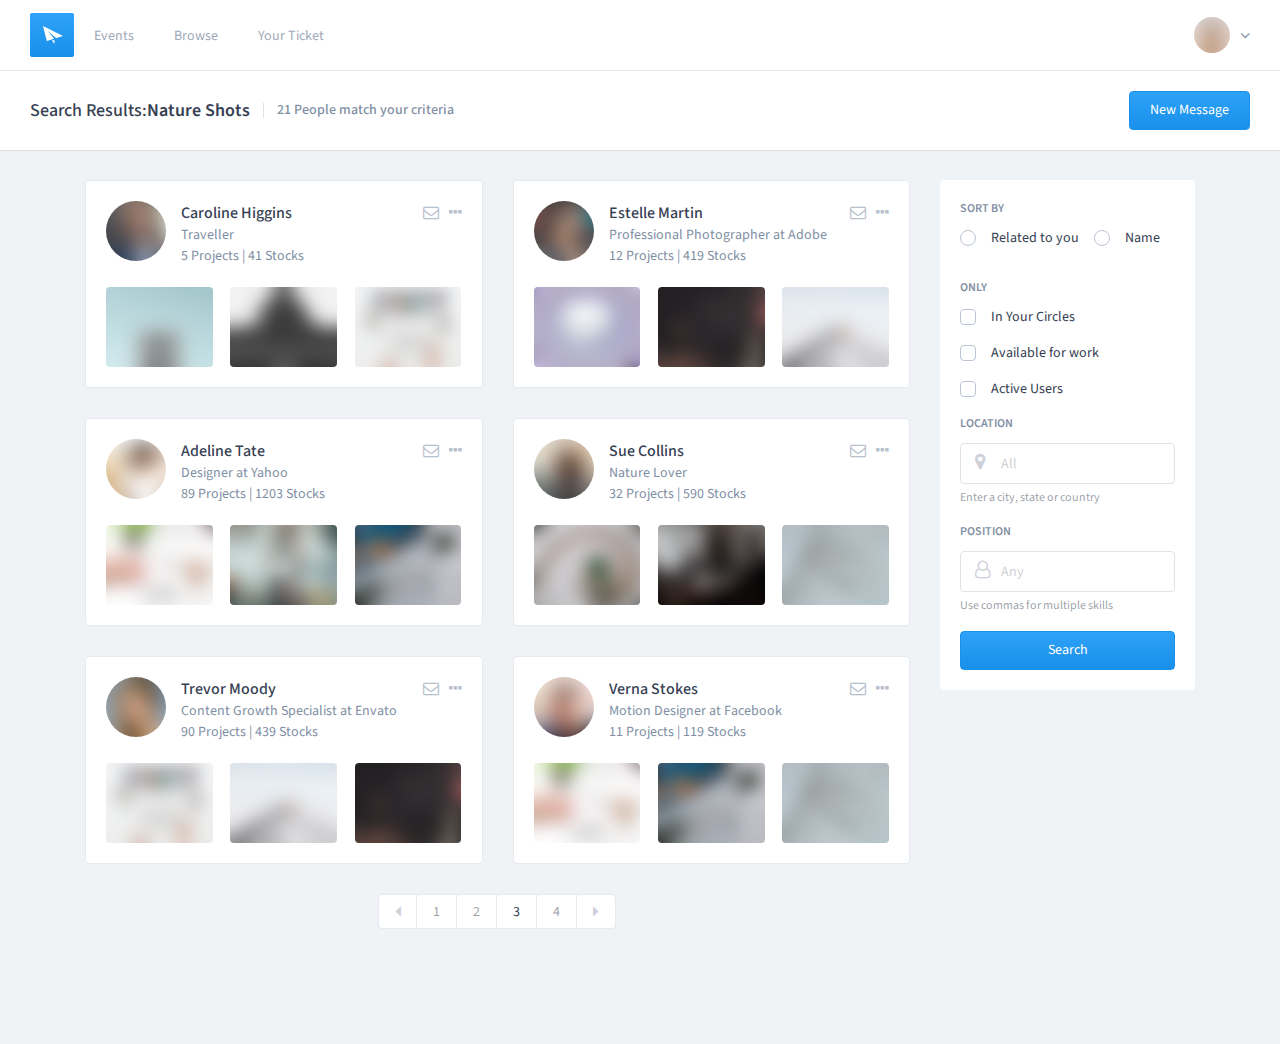
<file: Dashboard/browse.html>
<!doctype html>
<html lang="en-us">
    <head>
        <meta charset="utf-8">
        <meta http-equiv="x-ua-compatible" content="ie=edge">
        <title>Browse | Dashboard UI Kit</title>
        <meta name="description" content="Dashboard UI Kit">
        <meta name="viewport" content="width=device-width, initial-scale=1">

        <!-- Google Font -->
        <link href="https://fonts.googleapis.com/css?family=Source+Sans+Pro:400,400i,600" rel="stylesheet">

        <!-- Favicon -->
        <link rel="apple-touch-icon" href="apple-touch-icon.png">
        <link rel="shortcut icon" href="favicon.ico" type="image/x-icon">

        <!-- Stylesheet -->
        <link rel="stylesheet" href="css/main.min.css">
    </head>
    <body>
        <!--[if lte IE 9]>
            <p class="browserupgrade">You are using an <strong>outdated</strong> browser. Please <a href="http://browsehappy.com/">upgrade your browser</a> to improve your experience and security.</p>
        <![endif]-->

        <!-- Add your site or application content here -->
        <header class="c-navbar">
            <a class="c-navbar__brand" href="#!">
                <img src="img/logo.png" alt="Dashboard UI Kit">
            </a>
                       
           <!-- Navigation items that will be collapes and toggle in small viewports -->
            <nav class="c-nav collapse" id="main-nav">
                <ul class="c-nav__list">
                    <li class="c-nav__item">
                        <a class="c-nav__link" href="#!">Events</a>
                    </li>
                    <li class="c-nav__item">
                        <a class="c-nav__link" href="#!">Browse</a>
                    </li>
                    <li class="c-nav__item">
                        <a class="c-nav__link" href="#!">Your Ticket</a>
                    </li>
                    <li class="c-nav__item">
                        <div class="c-field c-field--inline has-icon-right u-hidden-up@tablet">
                            <span class="c-field__icon">
                                <i class="fa fa-search"></i> 
                            </span>
                            
                            <label class="u-hidden-visually" for="navbar-search-small">Seach</label>
                            <input class="c-input" id="navbar-search-small" type="text" placeholder="Search">
                        </div>
                    </li>
                </ul>
            </nav>
            <!-- // Navigation items  -->
            
            <div class="c-dropdown u-ml-auto dropdown">
                <a  class="c-avatar c-avatar--xsmall has-dropdown dropdown-toggle" href="#" id="dropdwonMenuAvatar" data-toggle="dropdown" aria-haspopup="true" aria-expanded="false">
                    <img class="c-avatar__img" src="img/avatar-72.jpg" alt="User's Profile Picture">
                </a>

                <div class="c-dropdown__menu dropdown-menu dropdown-menu-right" aria-labelledby="dropdwonMenuAvatar">
                    <a class="c-dropdown__item dropdown-item" href="#">Edit Profile</a>
                    <a class="c-dropdown__item dropdown-item" href="#">View Activity</a>
                    <a class="c-dropdown__item dropdown-item" href="#">Manage Roles</a>
                </div>
            </div>

            <button class="c-nav-toggle" type="button" data-toggle="collapse" data-target="#main-nav">
                <span class="c-nav-toggle__bar"></span>
                <span class="c-nav-toggle__bar"></span>
                <span class="c-nav-toggle__bar"></span>
            </button><!-- // .c-nav-toggle -->
        </header>

        <div class="c-toolbar u-mb-medium">
            <h4 class="c-toolbar__title has-divider">Search Results: <span class="u-text-bold"> Nature Shots</span></h4>
            <h5 class="c-toolbar__meta u-mr-auto">21 People match your criteria</h5>
            <a class="c-btn c-btn--blue u-hidden-down@mobile" href="#">New Message</a>
        </div>

        <div class="container">
            <div class="row">
                <div class="col-lg-3 order-lg-2">
                    <form class="c-search-form c-search-form--dark">

                        <h5 class="c-search-form__label">Sort By</h5>
                        <div class="c-search-form__section u-flex">
                            <div class="c-choice c-choice--radio u-mr-small">
                                <input class="c-choice__input" id="radio1" name="radios" type="radio">
                                <label class="c-choice__label" for="radio1">Related to you</label>
                            </div>

                            <div class="c-choice c-choice--radio">
                                <input class="c-choice__input" id="radio2" name="radios" type="radio">
                                <label class="c-choice__label" for="radio2">Name</label>
                            </div>
                        </div>

                        <h5 class="c-search-form__label">Only</h5>
                        <div class="c-search-form__section">
                            <div class="c-choice c-choice--checkbox">
                                <input class="c-choice__input" id="checkbox1" name="checkboxes" type="checkbox">
                                <label class="c-choice__label" for="checkbox1">In Your Circles</label>
                            </div>

                            <div class="c-choice c-choice--checkbox">
                                <input class="c-choice__input" id="checkbox2" name="checkboxes" type="checkbox">
                                <label class="c-choice__label" for="checkbox2">Available for work</label>
                            </div>

                            <div class="c-choice c-choice--checkbox">
                                <input class="c-choice__input" id="checkbox3" name="checkboxes" type="checkbox">
                                <label class="c-choice__label" for="checkbox3">Active Users</label>
                            </div>
                        </div>

                        <div class="c-search-form__section">
                            <div class="c-field has-icon-left">
                                <span class="c-field__icon"><i class="fa fa-map-marker"></i></span>
                                <label class="c-field__label c-search-form__label" for="search-location">Location</label>
                                <input class="c-input" id="search-location" type="text" placeholder="All">
                                <small class="c-field__message">Enter a city, state or country</small>
                            </div>
                        </div>

                        <div class="c-search-form__section">
                            <div class="c-field has-icon-left">
                                <span class="c-field__icon"><i class="fa fa-user-o"></i></span>
                                <label class="c-field__label c-search-form__label" for="search-position">Position</label>
                                <input class="c-input" id="search-position" type="text" placeholder="Any">
                                <small class="c-field__message">Use commas for multiple skills</small>
                            </div>
                        </div>

                        <button class="c-btn c-btn--info c-btn--fullwidth" type="submit">Search</button>
                    </form>
                </div>

                <div class="col-lg-9 order-lg-1">
                    <div class="row">
                        <div class="col-md-6">
                            <div class="c-search-result">

                                <div class="o-media">
                                    <div class="o-media__img u-mr-small">
                                        <div class="c-avatar c-avatar--medium">
                                            <img class="c-avatar__img" src="img/avatar1-120.jpg" alt="Adam's Face">
                                        </div>
                                        
                                    </div>
                                    <div class="o-media__body">
                                        <h4 class="c-search-result__title">Caroline Higgins</h4>
                                        <p class="c-search-result__meta">Traveller <br> 5 Projects | 41 Stocks</p>
                                    </div>
                                </div>

                                <ul class="c-search-result__gallery">
                                    <li class="c-search-result__gallery-item">
                                        <a href="#">
                                            <img src="img/browse1.jpg" alt="Image">
                                        </a>
                                    </li>
                                    <li class="c-search-result__gallery-item">
                                        <a href="#">
                                            <img src="img/browse2.jpg" alt="Image">
                                        </a>
                                    </li>
                                    <li class="c-search-result__gallery-item">
                                        <a href="#">
                                            <img src="img/browse3.jpg" alt="Image">
                                        </a>
                                    </li>
                                </ul>

                                <ul class="c-search-result__actionlist">
                                    <li class="c-search-result__action">
                                        <a href="#"><i class="fa fa-envelope-o"></i></a>
                                    </li>

                                    <li class="c-search-result__action dropdown">
                                        <a class="dropdown-toggle" href="#" id="searchResult1" data-toggle="dropdown" aria-haspopup="true" aria-expanded="false"><i class="fa fa-ellipsis-h"></i></a>
                                        <div class="c-dropdown__menu dropdown-menu dropdown-menu-right" aria-labelledby="searchResult1">
                                            <a href="#" class="c-dropdown__item">Link 1</a>
                                            <a href="#" class="c-dropdown__item">Link 2</a>
                                            <a href="#" class="c-dropdown__item">Link 3</a>
                                        </div>
                                    </li>
                                </ul>

                            </div>
                        </div>

                        <div class="col-md-6">
                            <div class="c-search-result">

                                <div class="o-media">
                                    <div class="o-media__img u-mr-small">
                                        <div class="c-avatar c-avatar--medium">
                                            <img class="c-avatar__img" src="img/avatar2-120.jpg" alt="Adam's Face">
                                        </div>
                                        
                                    </div>
                                    <div class="o-media__body">
                                        <h4 class="c-search-result__title">Estelle Martin</h4>
                                        <p class="c-search-result__meta">Professional Photographer at Adobe <br> 12 Projects | 419 Stocks</p>
                                    </div>
                                </div>

                                <ul class="c-search-result__gallery">
                                    <li class="c-search-result__gallery-item">
                                        <a href="#">
                                            <img src="img/browse4.jpg" alt="Image">
                                        </a>
                                    </li>
                                    <li class="c-search-result__gallery-item">
                                        <a href="#">
                                            <img src="img/browse5.jpg" alt="Image">
                                        </a>
                                    </li>
                                    <li class="c-search-result__gallery-item">
                                        <a href="#">
                                            <img src="img/browse6.jpg" alt="Image">
                                        </a>
                                    </li>
                                </ul>

                                <ul class="c-search-result__actionlist">
                                    <li class="c-search-result__action">
                                        <a href="#"><i class="fa fa-envelope-o"></i></a>
                                    </li>

                                    <li class="c-search-result__action dropdown">
                                        <a class="dropdown-toggle" href="#" id="searchResult2" data-toggle="dropdown" aria-haspopup="true" aria-expanded="false"><i class="fa fa-ellipsis-h"></i></a>
                                        <div class="c-dropdown__menu dropdown-menu dropdown-menu-right" aria-labelledby="searchResult2">
                                            <a href="#" class="c-dropdown__item">Link 1</a>
                                            <a href="#" class="c-dropdown__item">Link 2</a>
                                            <a href="#" class="c-dropdown__item">Link 3</a>
                                        </div>
                                    </li>
                                </ul>

                            </div>
                        </div>

                    </div>

                    <div class="row">
                        <div class="col-md-6">
                            <div class="c-search-result">

                                <div class="o-media">
                                    <div class="o-media__img u-mr-small">
                                        <div class="c-avatar c-avatar--medium">
                                            <img class="c-avatar__img" src="img/avatar3-120.jpg" alt="Adam's Face">
                                        </div>
                                        
                                    </div>
                                    <div class="o-media__body">
                                        <h4 class="c-search-result__title">Adeline Tate</h4>
                                        <p class="c-search-result__meta">Designer at Yahoo <br> 89 Projects | 1203 Stocks</p>
                                    </div>
                                </div>

                                <ul class="c-search-result__gallery">
                                    <li class="c-search-result__gallery-item">
                                        <a href="#">
                                            <img src="img/browse7.jpg" alt="Image">
                                        </a>
                                    </li>
                                    <li class="c-search-result__gallery-item">
                                        <a href="#">
                                            <img src="img/browse8.jpg" alt="Image">
                                        </a>
                                    </li>
                                    <li class="c-search-result__gallery-item">
                                        <a href="#">
                                            <img src="img/browse9.jpg" alt="Image">
                                        </a>
                                    </li>
                                </ul>

                                <ul class="c-search-result__actionlist">
                                    <li class="c-search-result__action">
                                        <a href="#"><i class="fa fa-envelope-o"></i></a>
                                    </li>

                                    <li class="c-search-result__action dropdown">
                                        <a class="dropdown-toggle" href="#" id="searchResult3" data-toggle="dropdown" aria-haspopup="true" aria-expanded="false"><i class="fa fa-ellipsis-h"></i></a>
                                        <div class="c-dropdown__menu dropdown-menu dropdown-menu-right" aria-labelledby="searchResult3">
                                            <a href="#" class="c-dropdown__item">Link 1</a>
                                            <a href="#" class="c-dropdown__item">Link 2</a>
                                            <a href="#" class="c-dropdown__item">Link 3</a>
                                        </div>
                                    </li>
                                </ul>

                            </div>
                        </div>

                        <div class="col-md-6">
                            <div class="c-search-result">

                                <div class="o-media">
                                    <div class="o-media__img u-mr-small">
                                        <div class="c-avatar c-avatar--medium">
                                            <img class="c-avatar__img" src="img/avatar4-120.jpg" alt="Adam's Face">
                                        </div>
                                        
                                    </div>
                                    <div class="o-media__body">
                                        <h4 class="c-search-result__title">Sue Collins</h4>
                                        <p class="c-search-result__meta">Nature Lover <br> 32 Projects | 590 Stocks</p>
                                    </div>
                                </div>

                                <ul class="c-search-result__gallery">
                                    <li class="c-search-result__gallery-item">
                                        <a href="#">
                                            <img src="img/browse10.jpg" alt="Image">
                                        </a>
                                    </li>
                                    <li class="c-search-result__gallery-item">
                                        <a href="#">
                                            <img src="img/browse11.jpg" alt="Image">
                                        </a>
                                    </li>
                                    <li class="c-search-result__gallery-item">
                                        <a href="#">
                                            <img src="img/browse12.jpg" alt="Image">
                                        </a>
                                    </li>
                                </ul>

                                <ul class="c-search-result__actionlist">
                                    <li class="c-search-result__action">
                                        <a href="#"><i class="fa fa-envelope-o"></i></a>
                                    </li>

                                    <li class="c-search-result__action dropdown">
                                        <a class="dropdown-toggle" href="#" id="searchResult4" data-toggle="dropdown" aria-haspopup="true" aria-expanded="false"><i class="fa fa-ellipsis-h"></i></a>
                                        <div class="c-dropdown__menu dropdown-menu dropdown-menu-right" aria-labelledby="searchResult4">
                                            <a href="#" class="c-dropdown__item">Link 1</a>
                                            <a href="#" class="c-dropdown__item">Link 2</a>
                                            <a href="#" class="c-dropdown__item">Link 3</a>
                                        </div>
                                    </li>
                                </ul>

                            </div>
                        </div>

                    </div>

                    <div class="row">
                        <div class="col-md-6">
                            <div class="c-search-result">

                                <div class="o-media">
                                    <div class="o-media__img u-mr-small">
                                        <div class="c-avatar c-avatar--medium">
                                            <img class="c-avatar__img" src="img/avatar5-120.jpg" alt="Adam's Face">
                                        </div>
                                        
                                    </div>
                                    <div class="o-media__body">
                                        <h4 class="c-search-result__title">Trevor Moody</h4>
                                        <p class="c-search-result__meta">Content Growth Specialist at Envato <br> 90 Projects | 439 Stocks</p>
                                    </div>
                                </div>

                                <ul class="c-search-result__gallery">
                                    <li class="c-search-result__gallery-item">
                                        <a href="#">
                                            <img src="img/browse3.jpg" alt="Image">
                                        </a>
                                    </li>
                                    <li class="c-search-result__gallery-item">
                                        <a href="#">
                                            <img src="img/browse6.jpg" alt="Image">
                                        </a>
                                    </li>
                                    <li class="c-search-result__gallery-item">
                                        <a href="#">
                                            <img src="img/browse5.jpg" alt="Image">
                                        </a>
                                    </li>
                                </ul>

                                <ul class="c-search-result__actionlist">
                                    <li class="c-search-result__action">
                                        <a href="#"><i class="fa fa-envelope-o"></i></a>
                                    </li>

                                    <li class="c-search-result__action dropdown">
                                        <a class="dropdown-toggle" href="#" id="searchResult5" data-toggle="dropdown" aria-haspopup="true" aria-expanded="false"><i class="fa fa-ellipsis-h"></i></a>
                                        <div class="c-dropdown__menu dropdown-menu dropdown-menu-right" aria-labelledby="searchResult5">
                                            <a href="#" class="c-dropdown__item">Link 1</a>
                                            <a href="#" class="c-dropdown__item">Link 2</a>
                                            <a href="#" class="c-dropdown__item">Link 3</a>
                                        </div>
                                    </li>
                                </ul>

                            </div>
                        </div>

                        <div class="col-md-6">
                            <div class="c-search-result">

                                <div class="o-media">
                                    <div class="o-media__img u-mr-small">
                                        <div class="c-avatar c-avatar--medium">
                                            <img class="c-avatar__img" src="img/avatar6-120.jpg" alt="Adam's Face">
                                        </div>
                                        
                                    </div>
                                    <div class="o-media__body">
                                        <h4 class="c-search-result__title">Verna Stokes</h4>
                                        <p class="c-search-result__meta">Motion Designer at Facebook <br> 11 Projects | 119 Stocks</p>
                                    </div>
                                </div>

                                <ul class="c-search-result__gallery">
                                    <li class="c-search-result__gallery-item">
                                        <a href="#">
                                            <img src="img/browse7.jpg" alt="Image">
                                        </a>
                                    </li>
                                    <li class="c-search-result__gallery-item">
                                        <a href="#">
                                            <img src="img/browse9.jpg" alt="Image">
                                        </a>
                                    </li>
                                    <li class="c-search-result__gallery-item">
                                        <a href="#">
                                            <img src="img/browse12.jpg" alt="Image">
                                        </a>
                                    </li>
                                </ul>

                                <ul class="c-search-result__actionlist">
                                    <li class="c-search-result__action">
                                        <a href="#"><i class="fa fa-envelope-o"></i></a>
                                    </li>

                                    <li class="c-search-result__action dropdown">
                                        <a class="dropdown-toggle" href="#" id="searchResult6" data-toggle="dropdown" aria-haspopup="true" aria-expanded="false"><i class="fa fa-ellipsis-h"></i></a>
                                        <div class="c-dropdown__menu dropdown-menu dropdown-menu-right" aria-labelledby="searchResult6">
                                            <a href="#" class="c-dropdown__item">Link 1</a>
                                            <a href="#" class="c-dropdown__item">Link 2</a>
                                            <a href="#" class="c-dropdown__item">Link 3</a>
                                        </div>
                                    </li>
                                </ul>

                            </div>
                        </div>

                    </div>

                    <div class="row u-mb-xlarge">
                        <div class="col-12">
                            <nav class="c-pagination u-justify-center">
                                <ul class="c-pagination__list">
                                    <li class="c-pagination__item">
                                        <a class="c-pagination__control" href="#">
                                            <i class="fa fa-caret-left"></i>
                                        </a>
                                    </li>

                                    <li class="c-pagination__item"><a class="c-pagination__link" href="#">1</a></li>
                                    <li class="c-pagination__item"><a class="c-pagination__link" href="#">2</a></li>
                                    <li class="c-pagination__item">
                                        <a class="c-pagination__link is-active" href="#">3</a>
                                    </li>
                                    <li class="c-pagination__item"><a class="c-pagination__link" href="#">4</a></li>

                                    <li class="c-pagination__item">
                                        <a class="c-pagination__control" href="#">
                                            <i class="fa fa-caret-right"></i>
                                        </a>
                                    </li>
                                </ul>
                            </nav><!-- // .c-pagination -->
                        </div>
                    </div><!-- // .row -->
                </div>

            </div><!-- // .row -->
        </div><!-- // .container -->
        
        <script src="js/main.min.js"></script>
    </body>
</html>
</file>
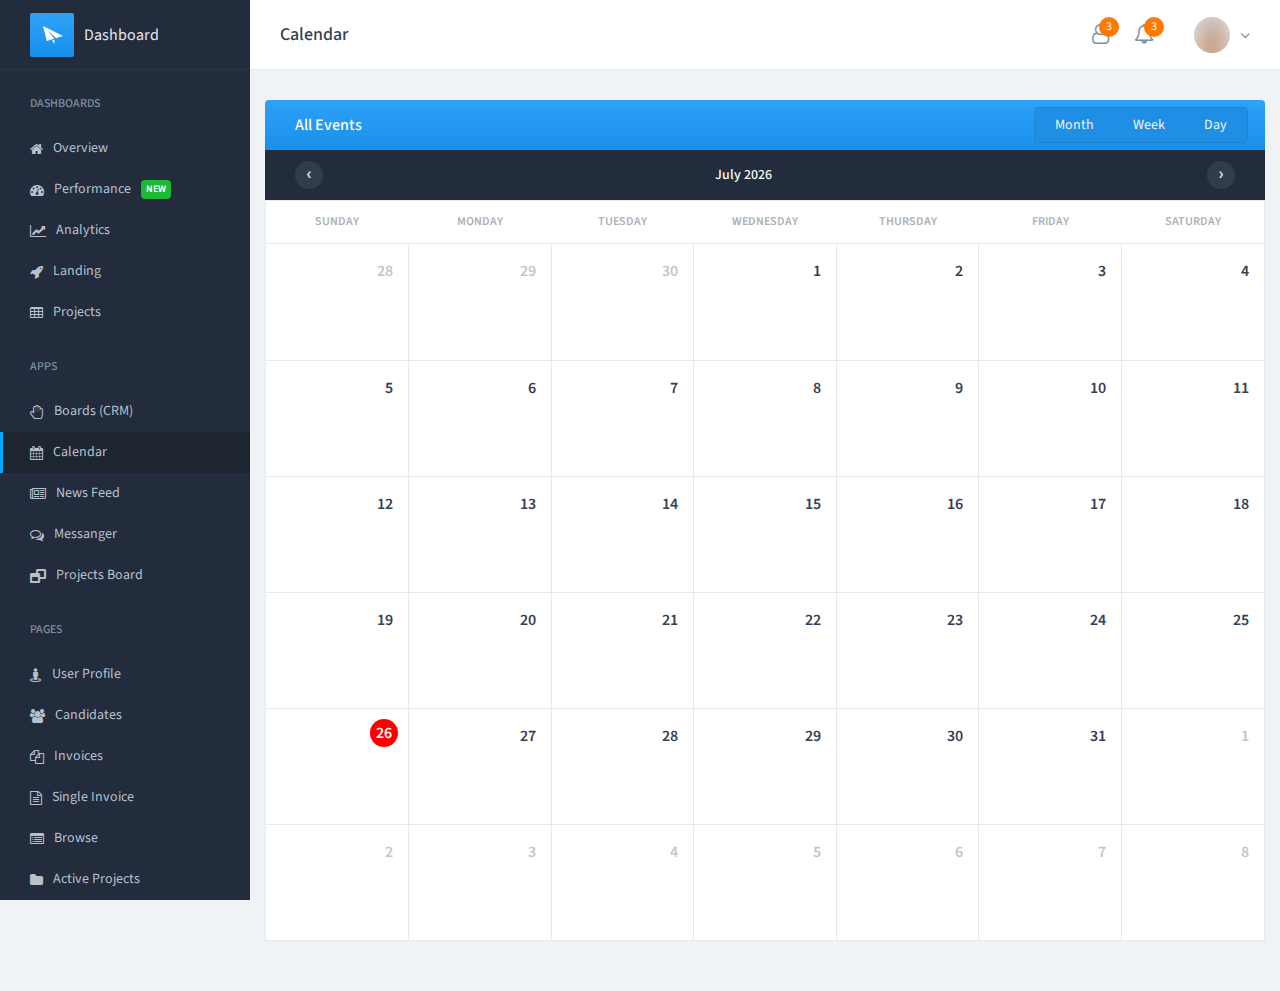
<file: Dashboard/calendar.html>
<!doctype html>
<html lang="en-us">
    <head>
        <meta charset="utf-8">
        <meta http-equiv="x-ua-compatible" content="ie=edge">
        <title>Calendar | Dashboard UI Kit</title>
        <meta name="description" content="Dashboard UI Kit">
        <meta name="viewport" content="width=device-width, initial-scale=1">

        <!-- Google Font -->
        <link href="https://fonts.googleapis.com/css?family=Source+Sans+Pro:400,400i,600" rel="stylesheet">

        <!-- Favicon -->
        <link rel="apple-touch-icon" href="apple-touch-icon.png">
        <link rel="shortcut icon" href="favicon.ico" type="image/x-icon">

        <!-- Stylesheet -->
        <link rel="stylesheet" href="css/main.min.css">
    </head>
    <body class="o-page">
        <!--[if lte IE 9]>
            <p class="browserupgrade">You are using an <strong>outdated</strong> browser. Please <a href="http://browsehappy.com/">upgrade your browser</a> to improve your experience and security.</p>
        <![endif]-->

        <div class="o-page__sidebar js-page-sidebar">
            <div class="c-sidebar">
                <a class="c-sidebar__brand" href="#">
                    <img class="c-sidebar__brand-img" src="img/logo.png" alt="Logo"> Dashboard
                </a>
                
                <h4 class="c-sidebar__title">Dashboards</h4>
                <ul class="c-sidebar__list">

                    <li class="c-sidebar__item">
                        <a class="c-sidebar__link" href="home-overview.html">
                            <i class="fa fa-home u-mr-xsmall"></i>Overview
                        </a>
                    </li>

                    <li class="c-sidebar__item">
                        <a class="c-sidebar__link" href="performance.html">
                            <i class="fa fa-tachometer u-mr-xsmall"></i>Performance <span class="c-badge c-badge--success c-badge--xsmall u-ml-xsmall">New</span>
                        </a>
                    </li>

                    <li class="c-sidebar__item">
                        <a class="c-sidebar__link" href="analytics.html">
                            <i class="fa fa-line-chart u-mr-xsmall"></i>Analytics
                        </a>
                    </li>

                    <li class="c-sidebar__item">
                        <a class="c-sidebar__link" target="_blank" href="index.html">
                            <i class="fa fa-rocket u-mr-xsmall"></i>Landing
                        </a>
                    </li>

                    <li class="c-sidebar__item">
                        <a class="c-sidebar__link" target="_blank" href="projects.html">
                            <i class="fa fa-table u-mr-xsmall"></i>Projects
                        </a>
                    </li>
                </ul>

                <h4 class="c-sidebar__title">Apps</h4>
                <ul class="c-sidebar__list">
                    <li class="c-sidebar__item">
                        <a class="c-sidebar__link" target="_blank" href="boards.html">
                            <i class="fa fa-hand-paper-o u-mr-xsmall"></i>Boards (CRM)
                        </a>
                    </li>
                    <li class="c-sidebar__item">
                        <a class="c-sidebar__link is-active" href="calendar.html">
                            <i class="fa fa-calendar u-mr-xsmall"></i>Calendar
                        </a>
                    </li>
                    <li class="c-sidebar__item">
                        <a class="c-sidebar__link" target="_blank" href="news-feed.html">
                            <i class="fa fa-newspaper-o u-mr-xsmall"></i>News Feed
                        </a>
                    </li>
                    <li class="c-sidebar__item">
                        <a class="c-sidebar__link" href="messanger.html">
                            <i class="fa fa-comments-o u-mr-xsmall"></i>Messanger
                        </a>
                    </li>
                    <li class="c-sidebar__item">
                        <a class="c-sidebar__link" target="_blank" href="projects-board.html">
                            <i class="fa fa-window-restore u-mr-xsmall"></i>Projects Board
                        </a>
                    </li>
                </ul>

                <h4 class="c-sidebar__title">Pages</h4>
                <ul class="c-sidebar__list">
                    <li class="c-sidebar__item">
                        <a class="c-sidebar__link" href="user-profile.html">
                            <i class="fa fa-street-view u-mr-xsmall"></i>User Profile 
                        </a>
                    </li>

                    <li class="c-sidebar__item">
                        <a class="c-sidebar__link" href="candidates.html">
                            <i class="fa fa-users u-mr-xsmall"></i>Candidates
                        </a>
                    </li>

                    <li class="c-sidebar__item">
                        <a class="c-sidebar__link" href="invoices.html">
                            <i class="fa fa-files-o u-mr-xsmall"></i>Invoices
                        </a>
                    </li>

                    <li class="c-sidebar__item">
                        <a class="c-sidebar__link" href="invoice.html">
                            <i class="fa fa-file-text-o u-mr-xsmall"></i>Single Invoice 
                        </a>
                    </li>

                    <li class="c-sidebar__item">
                        <a class="c-sidebar__link" target="_blank" href="browse.html">
                            <i class="fa fa-list-alt u-mr-xsmall"></i>Browse
                        </a>
                    </li>

                    <li class="c-sidebar__item">
                        <a class="c-sidebar__link" href="active-projects.html">
                            <i class="fa fa-folder u-mr-xsmall"></i>Active Projects
                        </a>
                    </li>

                    <li class="c-sidebar__item">
                        <a class="c-sidebar__link" href="project-overview.html">
                            <i class="fa fa-flag-checkered u-mr-xsmall"></i>Project Overview <span class="c-badge c-badge--success c-badge--xsmall u-ml-xsmall">New</span>
                        </a>
                    </li>

                    <li class="c-sidebar__item">
                        <a class="c-sidebar__link" target="_blank" href="chat-dialogue.html">
                            <i class="fa fa-comment-o u-mr-xsmall"></i>Chat Dialogue <span class="c-badge c-badge--success c-badge--xsmall u-ml-xsmall">New</span>
                        </a>
                    </li>

                    <li class="c-sidebar__item">
                        <a class="c-sidebar__link" target="_blank" href="events.html">
                            <i class="fa fa-clock-o u-mr-xsmall"></i>Events
                        </a>
                    </li>

                    <li class="c-sidebar__item">
                        <a class="c-sidebar__link" target="_blank" href="ios-apps-list.html">
                            <i class="fa fa-apple u-mr-xsmall"></i>iOS Apps List
                        </a>
                    </li>

                    <li class="c-sidebar__item">
                        <a class="c-sidebar__link" href="plans.html">
                            <i class="fa fa-bullhorn u-mr-xsmall"></i>Pricing
                        </a>
                    </li>

                    <li class="c-sidebar__item">
                        <a class="c-sidebar__link" target="_blank" href="under-maintenance.html">
                            <i class="fa fa-cogs u-mr-xsmall"></i>Under Maintenance 
                        </a>
                    </li>

                    <li class="c-sidebar__item">
                        <a class="c-sidebar__link" target="_blank" href="404.html">
                            <i class="fa fa-chain-broken u-mr-xsmall"></i>404 Page
                        </a>
                    </li>


                    <li class="c-sidebar__item has-submenu">
                        <a class="c-sidebar__link" data-toggle="collapse" href="#sidebar-submenu" aria-expanded="false" aria-controls="sidebar-submenu">
                            <i class="fa fa-caret-square-o-down u-mr-xsmall"></i>Sub Menu
                        </a>
                        <ul class="c-sidebar__submenu collapse" id="sidebar-submenu">
                            <li><a class="c-sidebar__link" href="#">Submenu link</a></li>
                            <li><a class="c-sidebar__link" href="#">Submenu link</a></li>
                            <li><a class="c-sidebar__link" href="#">Submenu link</a></li>
                        </ul>
                    </li>
                </ul>

                <h4 class="c-sidebar__title">Account</h4>
                <ul class="c-sidebar__list">
                    <li class="c-sidebar__item">
                        <a class="c-sidebar__link" target="_blank" href="account-details.html">
                            <i class="fa fa-user-circle u-mr-xsmall"></i>Account Details
                        </a>
                    </li>

                    <li class="c-sidebar__item">
                        <a class="c-sidebar__link" href="account-settings.html">
                            <i class="fa fa-cog u-mr-xsmall"></i>Account Settings
                        </a>
                    </li>

                    <li class="c-sidebar__item">
                        <a class="c-sidebar__link" target="_blank" href="register.html">
                            <i class="fa fa-user-plus u-mr-xsmall"></i>Register
                        </a>
                    </li>

                    <li class="c-sidebar__item">
                        <a class="c-sidebar__link" target="_blank" href="forgot-password.html">
                            <i class="fa fa-lock u-mr-xsmall"></i>Forgot Password
                        </a>
                    </li>

                    <li class="c-sidebar__item">
                        <a class="c-sidebar__link" target="_blank" href="reset-password.html">
                            <i class="fa fa-refresh u-mr-xsmall"></i>Reset Password
                        </a>
                    </li>

                    <li class="c-sidebar__item">
                        <a class="c-sidebar__link" href="login.html">
                            <i class="fa fa-sign-in u-mr-xsmall"></i>Login
                        </a>
                    </li>
                </ul>

                <h4 class="c-sidebar__title">Dashboard UI Kit</h4>
                <ul class="c-sidebar__list">
                    <li class="c-sidebar__item">
                        <a class="c-sidebar__link" target="_blank" href="ui-overview.html">
                            <i class="fa fa-mouse-pointer u-mr-xsmall"></i>UI Overview <span class="c-badge c-badge--info c-badge--xsmall u-ml-xsmall">Updated</span>
                        </a>
                    </li>

                    <li class="c-sidebar__item">
                        <a class="c-sidebar__link" target="_blank" href="https://zawiastudio.com/dashboard/docs">
                            <i class="fa fa-file-text-o u-mr-xsmall"></i>Documentation
                        </a>
                    </li>

                    <li class="c-sidebar__item">
                        <a class="c-sidebar__link" target="_blank" href="https://zawiastudio.com/dashboard/changelog">
                            <i class="fa fa-tag u-mr-xsmall"></i>Changelog
                        </a>
                    </li>
                </ul>

            </div><!-- // .c-sidebar -->
        </div><!-- // .o-page__sidebar -->

        <main class="o-page__content">
            <header class="c-navbar u-mb-medium">
                <button class="c-sidebar-toggle js-sidebar-toggle">
                    <span class="c-sidebar-toggle__bar"></span>
                    <span class="c-sidebar-toggle__bar"></span>
                    <span class="c-sidebar-toggle__bar"></span>
                </button>
                                
                <h2 class="c-navbar__title u-mr-auto">Calendar</h2>
                
                <div class="c-dropdown u-hidden-down@mobile">
                    <a class="c-notification dropdown-toggle" href="#" id="dropdownMenuUser" data-toggle="dropdown" aria-haspopup="true" aria-expanded="false">
                        <span class="c-notification__icon">
                            <i class="fa fa-user-o"></i>
                        </span>
                        <span class="c-notification__number">3</span>
                    </a>

                    <div class="c-dropdown__menu c-dropdown__menu--large dropdown-menu dropdown-menu-right" aria-labelledby="dropdownMenuUser">
                        <a href="#" class="c-dropdown__item dropdown-item o-media">
                            <span class="o-media__img u-mr-xsmall">
                                <span class="c-avatar c-avatar--xsmall">
                                    <img class="c-avatar__img" src="img/avatar4-72.jpg" alt="User's Profile Picture">
                                </span>
                            </span>
                            <div class="o-media__body">
                                <h6 class="u-mb-zero">Someone mentioned you</h6>
                                <p class="u-text-mute">You have recieved a mention on twitter, check it out!</p>
                            </div>
                        </a>
                        <a href="#" class="c-dropdown__item dropdown-item o-media">
                            <span class="o-media__img u-mr-xsmall">
                                <span class="c-avatar c-avatar--xsmall">
                                    <img class="c-avatar__img" src="img/avatar5-72.jpg" alt="User's Profile Picture">
                                </span>
                            </span>
                            <div class="o-media__body">
                                <h6 class="u-mb-zero">Recieved a Payment</h6>
                                <p class="u-text-mute">You have recieved a mention on twitter, check it out!</p>
                            </div>
                        </a>
                        <a href="#" class="c-dropdown__item dropdown-item o-media">
                            <span class="o-media__img u-mr-xsmall">
                                <span class="c-avatar c-avatar--xsmall">
                                    <img class="c-avatar__img" src="img/avatar6-72.jpg" alt="User's Profile Picture">
                                </span>
                            </span>
                            <div class="o-media__body">
                                <h6 class="u-mb-zero">You got a promotion</h6>
                                <p class="u-text-mute">You have recieved a mention on twitter, check it out!</p>
                            </div>
                        </a>
                    </div>
                </div>

                <div class="c-dropdown dropdown u-mr-medium u-ml-small u-hidden-down@mobile">
                    <a class="c-notification dropdown-toggle" href="#" id="dropdownMenuAlerts" data-toggle="dropdown" aria-haspopup="true" aria-expanded="false">
                        <span class="c-notification__icon">
                            <i class="fa fa-bell-o"></i>
                        </span>
                        <span class="c-notification__number">3</span>
                    </a>

                    <div class="c-dropdown__menu c-dropdown__menu--large dropdown-menu dropdown-menu-right" aria-labelledby="dropdownMenuAlerts">
                        <a href="#" class="c-dropdown__item dropdown-item o-media">
                            <span class="o-media__img u-mr-xsmall">
                                <span class="c-avatar c-avatar--xsmall">
                                    <span class="c-avatar__img u-bg-success u-flex u-justify-center u-align-items-center">
                                        <i class="fa fa-check u-text-large u-color-white"></i>
                                    </span>
                                </span>
                                
                            </span>
                            <div class="o-media__body">
                                <h6 class="u-mb-zero">Completed a task</h6>
                                <p class="u-text-mute">You have recieved a mention on twitter, check it out!</p>
                            </div>
                        </a>

                        <a href="#" class="c-dropdown__item dropdown-item o-media">
                            <span class="o-media__img u-mr-xsmall">
                                <span class="c-avatar c-avatar--xsmall">
                                    <span class="c-avatar__img u-bg-fancy u-flex u-justify-center u-align-items-center">
                                        <i class="fa fa-calendar u-text-large u-color-white"></i>
                                    </span>
                                </span>
                                
                            </span>
                            <div class="o-media__body">
                                <h6 class="u-mb-zero">Company meetup</h6>
                                <p class="u-text-mute">You have recieved a mention on twitter, check it out!</p>
                            </div>
                        </a>
                        <a href="#" class="c-dropdown__item dropdown-item o-media">
                            <span class="o-media__img u-mr-xsmall">
                                <span class="c-avatar c-avatar--xsmall">
                                    <span class="c-avatar__img u-bg-primary u-flex u-justify-center u-align-items-center">
                                        <i class="fa fa-info u-text-large u-color-white"></i>
                                    </span>
                                </span>
                                
                            </span>
                            <div class="o-media__body">
                                <h6 class="u-mb-zero">Someone mentioned you</h6>
                                <p class="u-text-mute">You have recieved a mention on twitter, check it out!</p>
                            </div>
                        </a>
                    </div>
                </div>

                <div class="c-dropdown dropdown">
                    <a  class="c-avatar c-avatar--xsmall has-dropdown dropdown-toggle" href="#" id="dropdwonMenuAvatar" data-toggle="dropdown" aria-haspopup="true" aria-expanded="false">
                        <img class="c-avatar__img" src="img/avatar-72.jpg" alt="User's Profile Picture">
                    </a>

                    <div class="c-dropdown__menu dropdown-menu dropdown-menu-right" aria-labelledby="dropdwonMenuAvatar">
                        <a class="c-dropdown__item dropdown-item" href="#">Edit Profile</a>
                        <a class="c-dropdown__item dropdown-item" href="#">View Activity</a>
                        <a class="c-dropdown__item dropdown-item" href="#">Manage Roles</a>
                    </div>
                </div>
            </header>

            <div class="container">
                <div class="row">
                    <div class="col-12">
                        <!-- A simple workaround to customize fullcalendar's header -->
                        <div class="fc-header">
                            <h2 class="fc-header-title">All Events</h2>
                        </div>
                        <div class="js-calendar u-mb-large"></div>
                    </div>
                </div>
            </div>
            
        </main>

        <script src="js/main.min.js"></script>
    </body>
</html>
</file>
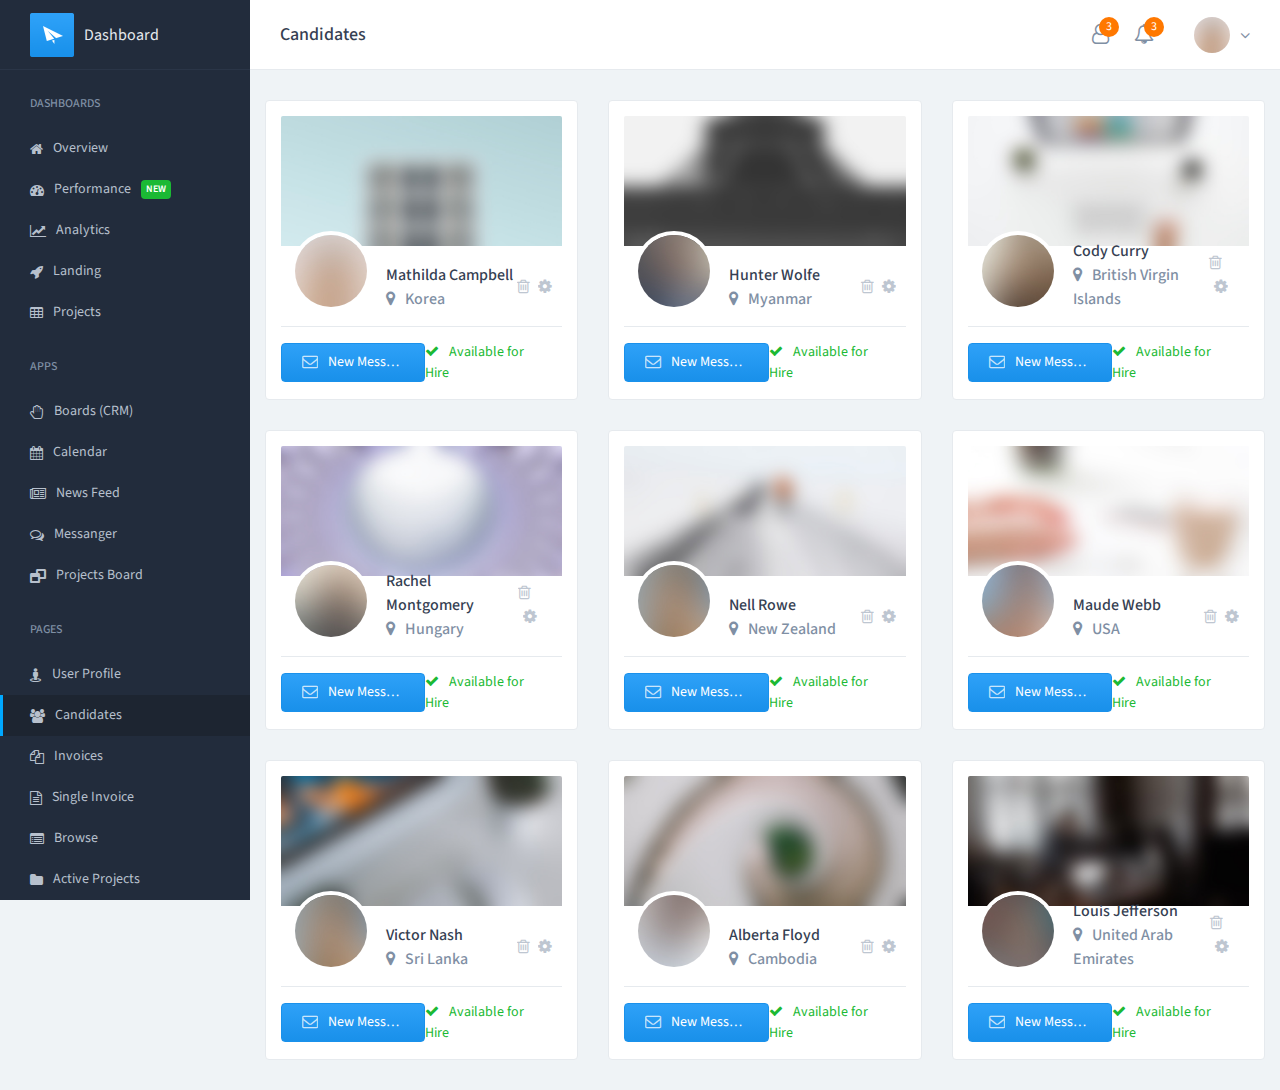
<file: Dashboard/candidates.html>
<!doctype html>
<html lang="en-us">
    <head>
        <meta charset="utf-8">
        <meta http-equiv="x-ua-compatible" content="ie=edge">
        <title>Candidates | Dashboard UI Kit</title>
        <meta name="description" content="Dashboard UI Kit">
        <meta name="viewport" content="width=device-width, initial-scale=1">

        <!-- Google Font -->
        <link href="https://fonts.googleapis.com/css?family=Source+Sans+Pro:300,400,400i,600" rel="stylesheet">

        <!-- Favicon -->
        <link rel="apple-touch-icon" href="apple-touch-icon.png">
        <link rel="shortcut icon" href="favicon.ico" type="image/x-icon">

        <!-- Stylesheet -->
        <link rel="stylesheet" href="css/main.min.css">
    </head>
    <body class="o-page">
        <!--[if lte IE 9]>
            <p class="browserupgrade">You are using an <strong>outdated</strong> browser. Please <a href="http://browsehappy.com/">upgrade your browser</a> to improve your experience and security.</p>
        <![endif]-->

        <div class="o-page__sidebar js-page-sidebar">
            <div class="c-sidebar">
                <a class="c-sidebar__brand" href="#">
                    <img class="c-sidebar__brand-img" src="img/logo.png" alt="Logo"> Dashboard
                </a>
                
                <h4 class="c-sidebar__title">Dashboards</h4>
                <ul class="c-sidebar__list">

                    <li class="c-sidebar__item">
                        <a class="c-sidebar__link" href="home-overview.html">
                            <i class="fa fa-home u-mr-xsmall"></i>Overview
                        </a>
                    </li>

                    <li class="c-sidebar__item">
                        <a class="c-sidebar__link" href="performance.html">
                            <i class="fa fa-tachometer u-mr-xsmall"></i>Performance <span class="c-badge c-badge--success c-badge--xsmall u-ml-xsmall">New</span>
                        </a>
                    </li>

                    <li class="c-sidebar__item">
                        <a class="c-sidebar__link" href="analytics.html">
                            <i class="fa fa-line-chart u-mr-xsmall"></i>Analytics
                        </a>
                    </li>

                    <li class="c-sidebar__item">
                        <a class="c-sidebar__link" target="_blank" href="index.html">
                            <i class="fa fa-rocket u-mr-xsmall"></i>Landing
                        </a>
                    </li>

                    <li class="c-sidebar__item">
                        <a class="c-sidebar__link" target="_blank" href="projects.html">
                            <i class="fa fa-table u-mr-xsmall"></i>Projects
                        </a>
                    </li>
                </ul>

                <h4 class="c-sidebar__title">Apps</h4>
                <ul class="c-sidebar__list">
                    <li class="c-sidebar__item">
                        <a class="c-sidebar__link" target="_blank" href="boards.html">
                            <i class="fa fa-hand-paper-o u-mr-xsmall"></i>Boards (CRM)
                        </a>
                    </li>
                    <li class="c-sidebar__item">
                        <a class="c-sidebar__link" href="calendar.html">
                            <i class="fa fa-calendar u-mr-xsmall"></i>Calendar
                        </a>
                    </li>
                    <li class="c-sidebar__item">
                        <a class="c-sidebar__link" target="_blank" href="news-feed.html">
                            <i class="fa fa-newspaper-o u-mr-xsmall"></i>News Feed
                        </a>
                    </li>
                    <li class="c-sidebar__item">
                        <a class="c-sidebar__link" href="messanger.html">
                            <i class="fa fa-comments-o u-mr-xsmall"></i>Messanger
                        </a>
                    </li>
                    <li class="c-sidebar__item">
                        <a class="c-sidebar__link" target="_blank" href="projects-board.html">
                            <i class="fa fa-window-restore u-mr-xsmall"></i>Projects Board
                        </a>
                    </li>
                </ul>

                <h4 class="c-sidebar__title">Pages</h4>
                <ul class="c-sidebar__list">
                    <li class="c-sidebar__item">
                        <a class="c-sidebar__link" href="user-profile.html">
                            <i class="fa fa-street-view u-mr-xsmall"></i>User Profile 
                        </a>
                    </li>

                    <li class="c-sidebar__item">
                        <a class="c-sidebar__link is-active" href="candidates.html">
                            <i class="fa fa-users u-mr-xsmall"></i>Candidates
                        </a>
                    </li>

                    <li class="c-sidebar__item">
                        <a class="c-sidebar__link" href="invoices.html">
                            <i class="fa fa-files-o u-mr-xsmall"></i>Invoices
                        </a>
                    </li>

                    <li class="c-sidebar__item">
                        <a class="c-sidebar__link" href="invoice.html">
                            <i class="fa fa-file-text-o u-mr-xsmall"></i>Single Invoice 
                        </a>
                    </li>

                    <li class="c-sidebar__item">
                        <a class="c-sidebar__link" target="_blank" href="browse.html">
                            <i class="fa fa-list-alt u-mr-xsmall"></i>Browse
                        </a>
                    </li>

                    <li class="c-sidebar__item">
                        <a class="c-sidebar__link" href="active-projects.html">
                            <i class="fa fa-folder u-mr-xsmall"></i>Active Projects
                        </a>
                    </li>

                    <li class="c-sidebar__item">
                        <a class="c-sidebar__link" href="project-overview.html">
                            <i class="fa fa-flag-checkered u-mr-xsmall"></i>Project Overview <span class="c-badge c-badge--success c-badge--xsmall u-ml-xsmall">New</span>
                        </a>
                    </li>

                    <li class="c-sidebar__item">
                        <a class="c-sidebar__link" target="_blank" href="chat-dialogue.html">
                            <i class="fa fa-comment-o u-mr-xsmall"></i>Chat Dialogue <span class="c-badge c-badge--success c-badge--xsmall u-ml-xsmall">New</span>
                        </a>
                    </li>

                    <li class="c-sidebar__item">
                        <a class="c-sidebar__link" target="_blank" href="events.html">
                            <i class="fa fa-clock-o u-mr-xsmall"></i>Events
                        </a>
                    </li>

                    <li class="c-sidebar__item">
                        <a class="c-sidebar__link" target="_blank" href="ios-apps-list.html">
                            <i class="fa fa-apple u-mr-xsmall"></i>iOS Apps List
                        </a>
                    </li>

                    <li class="c-sidebar__item">
                        <a class="c-sidebar__link" href="plans.html">
                            <i class="fa fa-bullhorn u-mr-xsmall"></i>Pricing
                        </a>
                    </li>

                    <li class="c-sidebar__item">
                        <a class="c-sidebar__link" target="_blank" href="under-maintenance.html">
                            <i class="fa fa-cogs u-mr-xsmall"></i>Under Maintenance 
                        </a>
                    </li>

                    <li class="c-sidebar__item">
                        <a class="c-sidebar__link" target="_blank" href="404.html">
                            <i class="fa fa-chain-broken u-mr-xsmall"></i>404 Page
                        </a>
                    </li>


                    <li class="c-sidebar__item has-submenu">
                        <a class="c-sidebar__link" data-toggle="collapse" href="#sidebar-submenu" aria-expanded="false" aria-controls="sidebar-submenu">
                            <i class="fa fa-caret-square-o-down u-mr-xsmall"></i>Sub Menu
                        </a>
                        <ul class="c-sidebar__submenu collapse" id="sidebar-submenu">
                            <li><a class="c-sidebar__link" href="#">Submenu link</a></li>
                            <li><a class="c-sidebar__link" href="#">Submenu link</a></li>
                            <li><a class="c-sidebar__link" href="#">Submenu link</a></li>
                        </ul>
                    </li>
                </ul>

                <h4 class="c-sidebar__title">Account</h4>
                <ul class="c-sidebar__list">
                    <li class="c-sidebar__item">
                        <a class="c-sidebar__link" target="_blank" href="account-details.html">
                            <i class="fa fa-user-circle u-mr-xsmall"></i>Account Details
                        </a>
                    </li>

                    <li class="c-sidebar__item">
                        <a class="c-sidebar__link" href="account-settings.html">
                            <i class="fa fa-cog u-mr-xsmall"></i>Account Settings
                        </a>
                    </li>

                    <li class="c-sidebar__item">
                        <a class="c-sidebar__link" target="_blank" href="register.html">
                            <i class="fa fa-user-plus u-mr-xsmall"></i>Register
                        </a>
                    </li>

                    <li class="c-sidebar__item">
                        <a class="c-sidebar__link" target="_blank" href="forgot-password.html">
                            <i class="fa fa-lock u-mr-xsmall"></i>Forgot Password
                        </a>
                    </li>

                    <li class="c-sidebar__item">
                        <a class="c-sidebar__link" target="_blank" href="reset-password.html">
                            <i class="fa fa-refresh u-mr-xsmall"></i>Reset Password
                        </a>
                    </li>

                    <li class="c-sidebar__item">
                        <a class="c-sidebar__link" href="login.html">
                            <i class="fa fa-sign-in u-mr-xsmall"></i>Login
                        </a>
                    </li>
                </ul>

                <h4 class="c-sidebar__title">Dashboard UI Kit</h4>
                <ul class="c-sidebar__list">
                    <li class="c-sidebar__item">
                        <a class="c-sidebar__link" target="_blank" href="ui-overview.html">
                            <i class="fa fa-mouse-pointer u-mr-xsmall"></i>UI Overview <span class="c-badge c-badge--info c-badge--xsmall u-ml-xsmall">Updated</span>
                        </a>
                    </li>

                    <li class="c-sidebar__item">
                        <a class="c-sidebar__link" target="_blank" href="https://zawiastudio.com/dashboard/docs">
                            <i class="fa fa-file-text-o u-mr-xsmall"></i>Documentation
                        </a>
                    </li>

                    <li class="c-sidebar__item">
                        <a class="c-sidebar__link" target="_blank" href="https://zawiastudio.com/dashboard/changelog">
                            <i class="fa fa-tag u-mr-xsmall"></i>Changelog
                        </a>
                    </li>
                </ul>

            </div><!-- // .c-sidebar -->
        </div><!-- // .o-page__sidebar -->

        <main class="o-page__content">
            <header class="c-navbar u-mb-medium">
                <button class="c-sidebar-toggle u-mr-small">
                    <span class="c-sidebar-toggle__bar"></span>
                    <span class="c-sidebar-toggle__bar"></span>
                    <span class="c-sidebar-toggle__bar"></span>
                </button><!-- // .c-sidebar-toggle -->

                <h2 class="c-navbar__title u-mr-auto">Candidates</h2>
                
                <div class="c-dropdown u-hidden-down@mobile">
                    <a class="c-notification dropdown-toggle" href="#" id="dropdownMenuUser" data-toggle="dropdown" aria-haspopup="true" aria-expanded="false">
                        <span class="c-notification__icon">
                            <i class="fa fa-user-o"></i>
                        </span>
                        <span class="c-notification__number">3</span>
                    </a>

                    <div class="c-dropdown__menu c-dropdown__menu--large dropdown-menu dropdown-menu-right" aria-labelledby="dropdownMenuUser">
                        <a href="#" class="c-dropdown__item dropdown-item o-media">
                            <span class="o-media__img u-mr-xsmall">
                                <span class="c-avatar c-avatar--xsmall">
                                    <img class="c-avatar__img" src="img/avatar2-72.jpg" alt="User's Profile Picture">
                                </span>
                            </span>
                            <div class="o-media__body">
                                <h6 class="u-mb-zero">Someone mentioned you</h6>
                                <p class="u-text-mute">You have recieved a mention on twitter, check it out!</p>
                            </div>
                        </a>
                        <a href="#" class="c-dropdown__item dropdown-item o-media">
                            <span class="o-media__img u-mr-xsmall">
                                <span class="c-avatar c-avatar--xsmall">
                                    <img class="c-avatar__img" src="img/avatar3-72.jpg" alt="User's Profile Picture">
                                </span>
                            </span>
                            <div class="o-media__body">
                                <h6 class="u-mb-zero">Recieved a Payment</h6>
                                <p class="u-text-mute">You have recieved a mention on twitter, check it out!</p>
                            </div>
                        </a>
                        <a href="#" class="c-dropdown__item dropdown-item o-media">
                            <span class="o-media__img u-mr-xsmall">
                                <span class="c-avatar c-avatar--xsmall">
                                    <img class="c-avatar__img" src="img/avatar4-72.jpg" alt="User's Profile Picture">
                                </span>
                            </span>
                            <div class="o-media__body">
                                <h6 class="u-mb-zero">You got a promotion</h6>
                                <p class="u-text-mute">You have recieved a mention on twitter, check it out!</p>
                            </div>
                        </a>
                    </div>
                </div>

                <div class="c-dropdown dropdown u-mr-medium u-ml-small u-hidden-down@mobile">
                    <a class="c-notification dropdown-toggle" href="#" id="dropdownMenuAlerts" data-toggle="dropdown" aria-haspopup="true" aria-expanded="false">
                        <span class="c-notification__icon">
                            <i class="fa fa-bell-o"></i>
                        </span>
                        <span class="c-notification__number">3</span>
                    </a>

                    <div class="c-dropdown__menu c-dropdown__menu--large dropdown-menu dropdown-menu-right" aria-labelledby="dropdownMenuAlerts">
                        <a href="#" class="c-dropdown__item dropdown-item o-media">
                            <span class="o-media__img u-mr-xsmall">
                                <span class="c-avatar c-avatar--xsmall">
                                    <span class="c-avatar__img u-bg-success u-flex u-justify-center u-align-items-center">
                                        <i class="fa fa-check u-text-large u-color-white"></i>
                                    </span>
                                </span>
                                
                            </span>
                            <div class="o-media__body">
                                <h6 class="u-mb-zero">Completed a task</h6>
                                <p class="u-text-mute">You have recieved a mention on twitter, check it out!</p>
                            </div>
                        </a>

                        <a href="#" class="c-dropdown__item dropdown-item o-media">
                            <span class="o-media__img u-mr-xsmall">
                                <span class="c-avatar c-avatar--xsmall">
                                    <span class="c-avatar__img u-bg-fancy u-flex u-justify-center u-align-items-center">
                                        <i class="fa fa-calendar u-text-large u-color-white"></i>
                                    </span>
                                </span>
                                
                            </span>
                            <div class="o-media__body">
                                <h6 class="u-mb-zero">Company meetup</h6>
                                <p class="u-text-mute">You have recieved a mention on twitter, check it out!</p>
                            </div>
                        </a>
                        <a href="#" class="c-dropdown__item dropdown-item o-media">
                            <span class="o-media__img u-mr-xsmall">
                                <span class="c-avatar c-avatar--xsmall">
                                    <span class="c-avatar__img u-bg-primary u-flex u-justify-center u-align-items-center">
                                        <i class="fa fa-info u-text-large u-color-white"></i>
                                    </span>
                                </span>
                                
                            </span>
                            <div class="o-media__body">
                                <h6 class="u-mb-zero">Someone mentioned you</h6>
                                <p class="u-text-mute">You have recieved a mention on twitter, check it out!</p>
                            </div>
                        </a>
                    </div>
                </div>

                <div class="c-dropdown dropdown">
                    <a  class="c-avatar c-avatar--xsmall has-dropdown dropdown-toggle" href="#" id="dropdwonMenuAvatar" data-toggle="dropdown" aria-haspopup="true" aria-expanded="false">
                        <img class="c-avatar__img" src="img/avatar-72.jpg" alt="User's Profile Picture">
                    </a>

                    <div class="c-dropdown__menu dropdown-menu dropdown-menu-right" aria-labelledby="dropdwonMenuAvatar">
                        <a class="c-dropdown__item dropdown-item" href="#">Edit Profile</a>
                        <a class="c-dropdown__item dropdown-item" href="#">View Activity</a>
                        <a class="c-dropdown__item dropdown-item" href="#">Manage Roles</a>
                    </div>
                </div>
            </header>

            <div class="container-fluid">

                <div class="row">
                    <div class="col-xl-4">
                        <div class="c-candidate">
                            <div class="c-candidate__cover">
                                <img src="img/candidate1.jpg" alt="Candidate's Cover photo">
                            </div>
                            
                            <div class="c-candidate__info">
                                <div class="c-candidate__avatar">
                                    <img src="img/avatar-72.jpg" alt="Candiates's Avatar">
                                </div>

                                <div class="c-candidate__meta">
                                    <h3 class="c-candidate__title">Mathilda Campbell
                                        <span class="c-candidate__country">
                                            <i class="fa fa-map-marker"></i>Korea
                                        </span>
                                    </h3>
                                    
                                    <div class="c-candidate__actions">
                                        <a href="#"><i class="fa fa-trash-o"></i></a>
                                        <a href="#"><i class="fa fa-cog"></i></a>
                                    </div>
                                </div>
                            </div>

                            <div class="c-candidate__footer">
                                <a href="#" class="c-btn c-btn--info">
                                    <i class="fa fa-envelope-o u-mr-xsmall u-opacity-heavy"></i>New Message
                                </a>

                                <div class="c-candidate__status u-color-success">
                                    <i class="fa fa-check u-mr-xsmall"></i>Available for Hire
                                </div>
                            </div><!-- // .c-candidate__footer -->
                            
                        </div><!-- // .c-candidate -->
                    </div>

                    <div class="col-xl-4">
                        <div class="c-candidate">
                            <div class="c-candidate__cover">
                                <img src="img/candidate2.jpg" alt="Candidate's Cover photo">
                            </div>
                            
                            <div class="c-candidate__info">
                                <div class="c-candidate__avatar">
                                    <img src="img/avatar2-72.jpg" alt="Candiates's Avatar">
                                </div>

                                <div class="c-candidate__meta">
                                    <h3 class="c-candidate__title">Hunter Wolfe
                                        <span class="c-candidate__country">
                                            <i class="fa fa-map-marker"></i>Myanmar
                                        </span>
                                    </h3>
                                    
                                    <div class="c-candidate__actions">
                                        <a href="#"><i class="fa fa-trash-o"></i></a>
                                        <a href="#"><i class="fa fa-cog"></i></a>
                                    </div>
                                </div>
                            </div>
                            
                            <div class="c-candidate__footer">
                                <a href="#" class="c-btn c-btn--info">
                                    <i class="fa fa-envelope-o u-mr-xsmall u-opacity-heavy"></i>New Message
                                </a>

                                <div class="c-candidate__status u-color-success">
                                    <i class="fa fa-check u-mr-xsmall"></i>Available for Hire
                                </div>
                            </div><!-- // .c-candidate__footer -->
                            
                        </div><!-- // .c-candidate -->
                    </div>

                    <div class="col-xl-4">
                        <div class="c-candidate">
                            <div class="c-candidate__cover">
                                <img src="img/candidate3.jpg" alt="Candidate's Cover photo">
                            </div>
                            
                            <div class="c-candidate__info">
                                <div class="c-candidate__avatar">
                                    <img src="img/avatar3-72.jpg" alt="Candiates's Avatar">
                                </div>

                                <div class="c-candidate__meta">
                                    <h3 class="c-candidate__title">Cody Curry
                                        <span class="c-candidate__country">
                                            <i class="fa fa-map-marker"></i>British Virgin Islands
                                        </span>
                                    </h3>
                                    
                                    <div class="c-candidate__actions">
                                        <a href="#"><i class="fa fa-trash-o"></i></a>
                                        <a href="#"><i class="fa fa-cog"></i></a>
                                    </div>
                                </div>
                            </div>
                            
                            <div class="c-candidate__footer">
                                <a href="#" class="c-btn c-btn--info">
                                    <i class="fa fa-envelope-o u-mr-xsmall u-opacity-heavy"></i>New Message
                                </a>

                                <div class="c-candidate__status u-color-success">
                                    <i class="fa fa-check u-mr-xsmall"></i>Available for Hire
                                </div>
                            </div><!-- // .c-candidate__footer -->
                            
                        </div><!-- // .c-candidate -->
                    </div>
                </div>

                <div class="row">
                    <div class="col-xl-4">
                        <div class="c-candidate">
                            <div class="c-candidate__cover">
                                <img src="img/candidate4.jpg" alt="Candidate's Cover photo">
                            </div>
                            
                            <div class="c-candidate__info">
                                <div class="c-candidate__avatar">
                                    <img src="img/avatar4-72.jpg" alt="Candiates's Avatar">
                                </div>

                                <div class="c-candidate__meta">
                                    <h3 class="c-candidate__title">Rachel Montgomery
                                        <span class="c-candidate__country">
                                            <i class="fa fa-map-marker"></i>Hungary
                                        </span>
                                    </h3>
                                    
                                    <div class="c-candidate__actions">
                                        <a href="#"><i class="fa fa-trash-o"></i></a>
                                        <a href="#"><i class="fa fa-cog"></i></a>
                                    </div>
                                </div>
                            </div>

                            <div class="c-candidate__footer">
                                <a href="#" class="c-btn c-btn--info">
                                    <i class="fa fa-envelope-o u-mr-xsmall u-opacity-heavy"></i>New Message
                                </a>

                                <div class="c-candidate__status u-color-success">
                                    <i class="fa fa-check u-mr-xsmall"></i>Available for Hire
                                </div>
                            </div><!-- // .c-candidate__footer -->
                            
                        </div><!-- // .c-candidate -->
                    </div>

                    <div class="col-xl-4">
                        <div class="c-candidate">
                            <div class="c-candidate__cover">
                                <img src="img/candidate5.jpg" alt="Candidate's Cover photo">
                            </div>
                            
                            <div class="c-candidate__info">
                                <div class="c-candidate__avatar">
                                    <img src="img/avatar7-72.jpg" alt="Candiates's Avatar">
                                </div>

                                <div class="c-candidate__meta">
                                    <h3 class="c-candidate__title">Nell Rowe
                                        <span class="c-candidate__country">
                                            <i class="fa fa-map-marker"></i>New Zealand
                                        </span>
                                    </h3>
                                    
                                    <div class="c-candidate__actions">
                                        <a href="#"><i class="fa fa-trash-o"></i></a>
                                        <a href="#"><i class="fa fa-cog"></i></a>
                                    </div>
                                </div>
                            </div>
                            
                            <div class="c-candidate__footer">
                                <a href="#" class="c-btn c-btn--info">
                                    <i class="fa fa-envelope-o u-mr-xsmall u-opacity-heavy"></i>New Message
                                </a>

                                <div class="c-candidate__status u-color-success">
                                    <i class="fa fa-check u-mr-xsmall"></i>Available for Hire
                                </div>
                            </div><!-- // .c-candidate__footer -->
                            
                        </div><!-- // .c-candidate -->
                    </div>

                    <div class="col-xl-4">
                        <div class="c-candidate">
                            <div class="c-candidate__cover">
                                <img src="img/candidate6.jpg" alt="Candidate's Cover photo">
                            </div>
                            
                            <div class="c-candidate__info">
                                <div class="c-candidate__avatar">
                                    <img src="img/avatar6-72.jpg" alt="Candiates's Avatar">
                                </div>

                                <div class="c-candidate__meta">
                                    <h3 class="c-candidate__title">Maude Webb
                                        <span class="c-candidate__country">
                                            <i class="fa fa-map-marker"></i>USA
                                        </span>
                                    </h3>
                                    
                                    <div class="c-candidate__actions">
                                        <a href="#"><i class="fa fa-trash-o"></i></a>
                                        <a href="#"><i class="fa fa-cog"></i></a>
                                    </div>
                                </div>
                            </div>
                            
                            <div class="c-candidate__footer">
                                <a href="#" class="c-btn c-btn--info">
                                    <i class="fa fa-envelope-o u-mr-xsmall u-opacity-heavy"></i>New Message
                                </a>

                                <div class="c-candidate__status u-color-success">
                                    <i class="fa fa-check u-mr-xsmall"></i>Available for Hire
                                </div>
                            </div><!-- // .c-candidate__footer -->
                            
                        </div><!-- // .c-candidate -->
                    </div>
                </div>

                <div class="row">
                    <div class="col-xl-4">
                        <div class="c-candidate">
                            <div class="c-candidate__cover">
                                <img src="img/candidate7.jpg" alt="Candidate's Cover photo">
                            </div>
                            
                            <div class="c-candidate__info">
                                <div class="c-candidate__avatar">
                                    <img src="img/avatar7-72.jpg" alt="Candiates's Avatar">
                                </div>

                                <div class="c-candidate__meta">
                                    <h3 class="c-candidate__title">Victor Nash
                                        <span class="c-candidate__country">
                                            <i class="fa fa-map-marker"></i>Sri Lanka
                                        </span>
                                    </h3>
                                    
                                    <div class="c-candidate__actions">
                                        <a href="#"><i class="fa fa-trash-o"></i></a>
                                        <a href="#"><i class="fa fa-cog"></i></a>
                                    </div>
                                </div>
                            </div>

                            <div class="c-candidate__footer">
                                <a href="#" class="c-btn c-btn--info">
                                    <i class="fa fa-envelope-o u-mr-xsmall u-opacity-heavy"></i>New Message
                                </a>

                                <div class="c-candidate__status u-color-success">
                                    <i class="fa fa-check u-mr-xsmall"></i>Available for Hire
                                </div>
                            </div><!-- // .c-candidate__footer -->
                            
                        </div><!-- // .c-candidate -->
                    </div>

                    <div class="col-xl-4">
                        <div class="c-candidate">
                            <div class="c-candidate__cover">
                                <img src="img/candidate8.jpg" alt="Candidate's Cover photo">
                            </div>
                            
                            <div class="c-candidate__info">
                                <div class="c-candidate__avatar">
                                    <img src="img/avatar8-72.jpg" alt="Candiates's Avatar">
                                </div>

                                <div class="c-candidate__meta">
                                    <h3 class="c-candidate__title">Alberta Floyd
                                        <span class="c-candidate__country">
                                            <i class="fa fa-map-marker"></i>Cambodia
                                        </span>
                                    </h3>
                                    
                                    <div class="c-candidate__actions">
                                        <a href="#"><i class="fa fa-trash-o"></i></a>
                                        <a href="#"><i class="fa fa-cog"></i></a>
                                    </div>
                                </div>
                            </div>
                            
                            <div class="c-candidate__footer">
                                <a href="#" class="c-btn c-btn--info">
                                    <i class="fa fa-envelope-o u-mr-xsmall u-opacity-heavy"></i>New Message
                                </a>

                                <div class="c-candidate__status u-color-success">
                                    <i class="fa fa-check u-mr-xsmall"></i>Available for Hire
                                </div>
                            </div><!-- // .c-candidate__footer -->
                            
                        </div><!-- // .c-candidate -->
                    </div>

                    <div class="col-xl-4">
                        <div class="c-candidate">
                            <div class="c-candidate__cover">
                                <img src="img/candidate9.jpg" alt="Candidate's Cover photo">
                            </div>
                            
                            <div class="c-candidate__info">
                                <div class="c-candidate__avatar">
                                    <img src="img/avatar1-72.jpg" alt="Candiates's Avatar">
                                </div>

                                <div class="c-candidate__meta">
                                    <h3 class="c-candidate__title">Louis Jefferson
                                        <span class="c-candidate__country">
                                            <i class="fa fa-map-marker"></i>United Arab Emirates
                                        </span>
                                    </h3>
                                    
                                    <div class="c-candidate__actions">
                                        <a href="#"><i class="fa fa-trash-o"></i></a>
                                        <a href="#"><i class="fa fa-cog"></i></a>
                                    </div>
                                </div>
                            </div>
                            
                            <div class="c-candidate__footer">
                                <a href="#" class="c-btn c-btn--info">
                                    <i class="fa fa-envelope-o u-mr-xsmall u-opacity-heavy"></i>New Message
                                </a>

                                <div class="c-candidate__status u-color-success">
                                    <i class="fa fa-check u-mr-xsmall"></i>Available for Hire
                                </div>
                            </div><!-- // .c-candidate__footer -->
                            
                        </div><!-- // .c-candidate -->
                    </div>
                </div>
            </div><!-- // .container -->
            
        </main><!-- // .o-page__content -->
        
        <script src="js/main.min.js"></script>
    </body>
</html>
</file>
